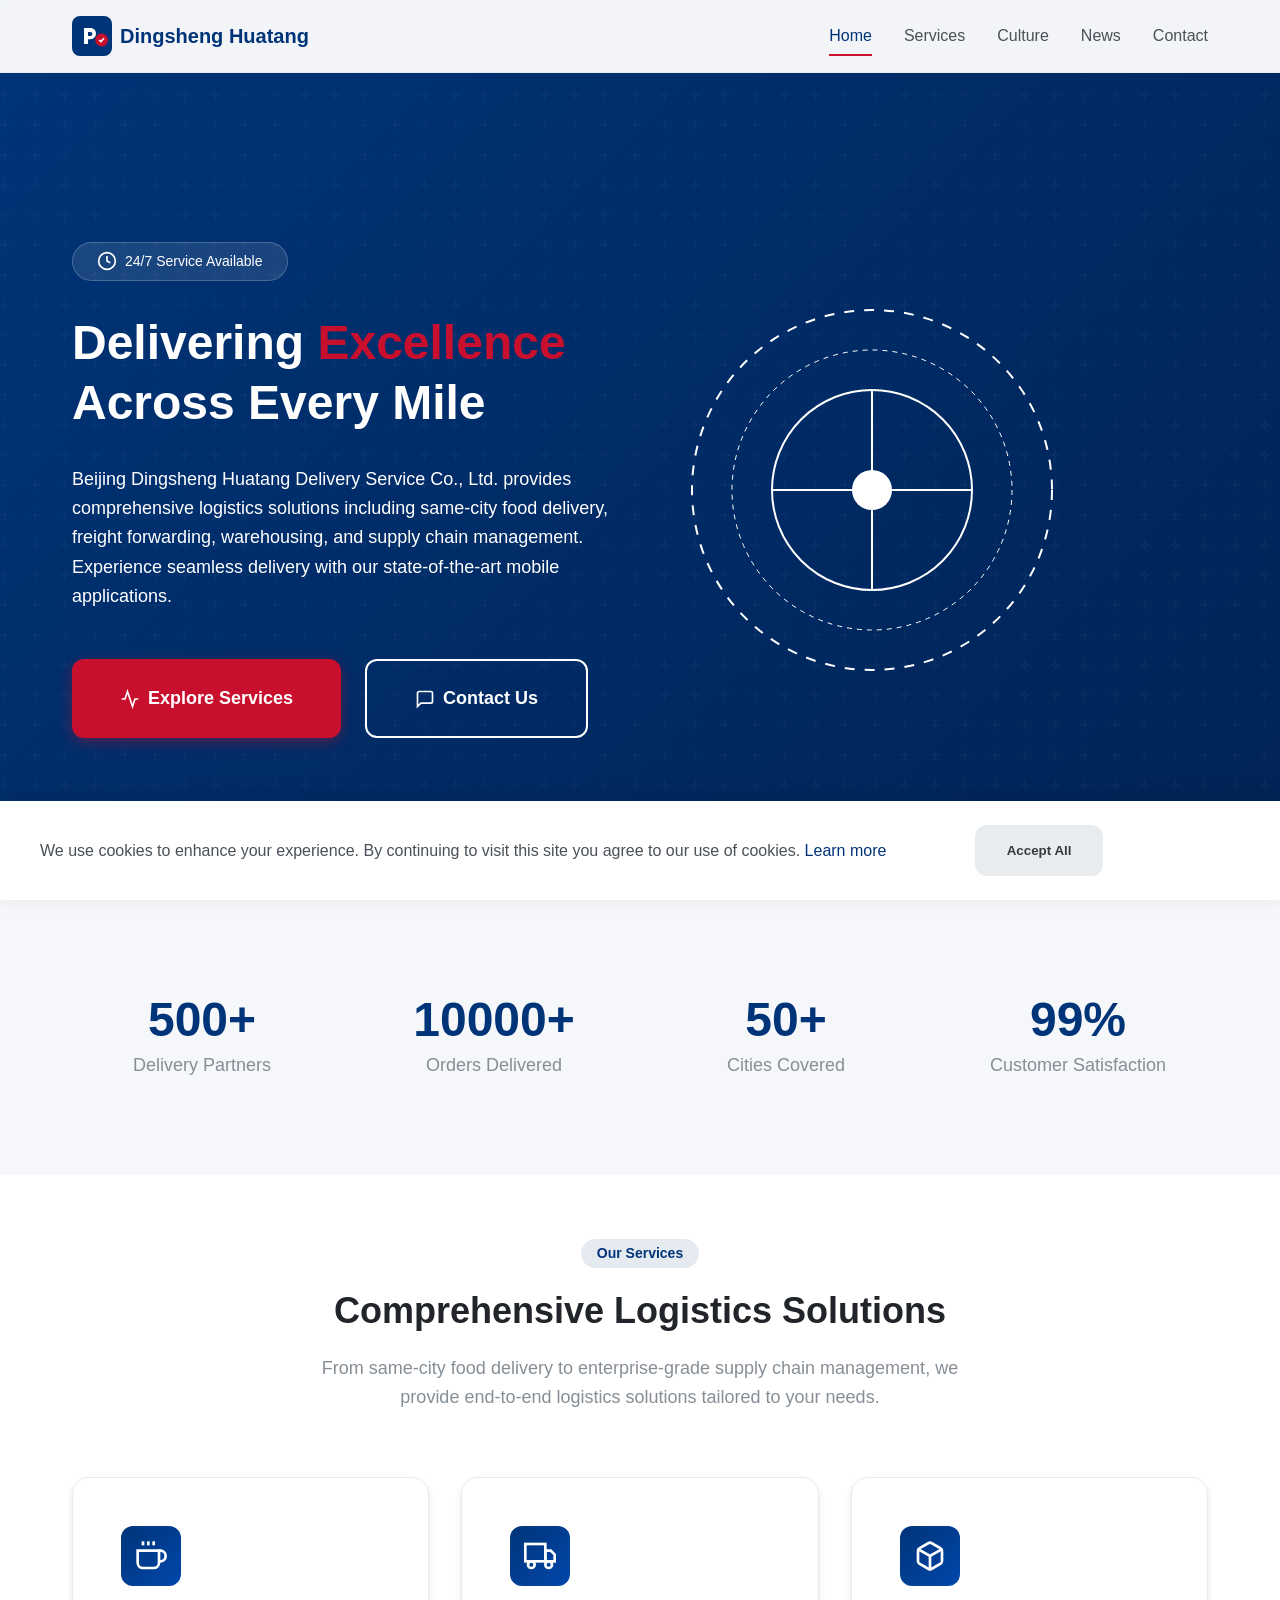
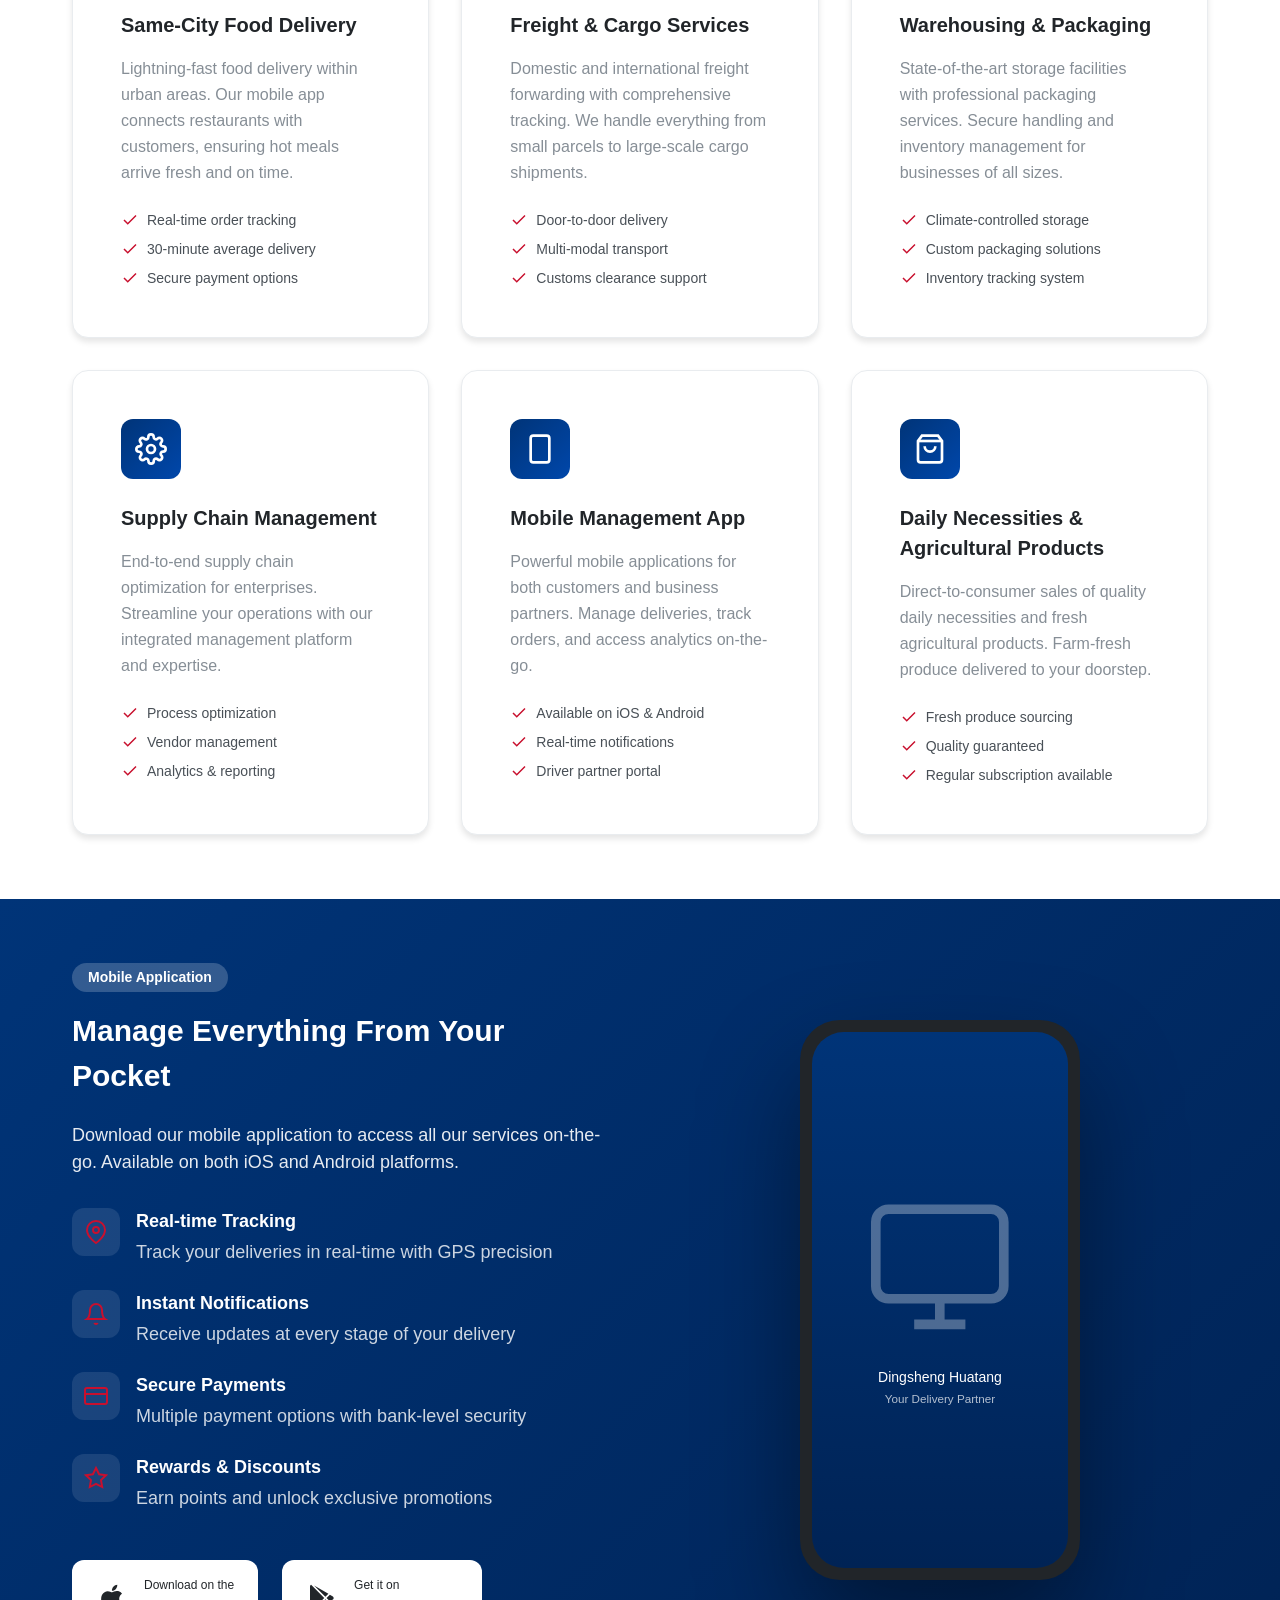
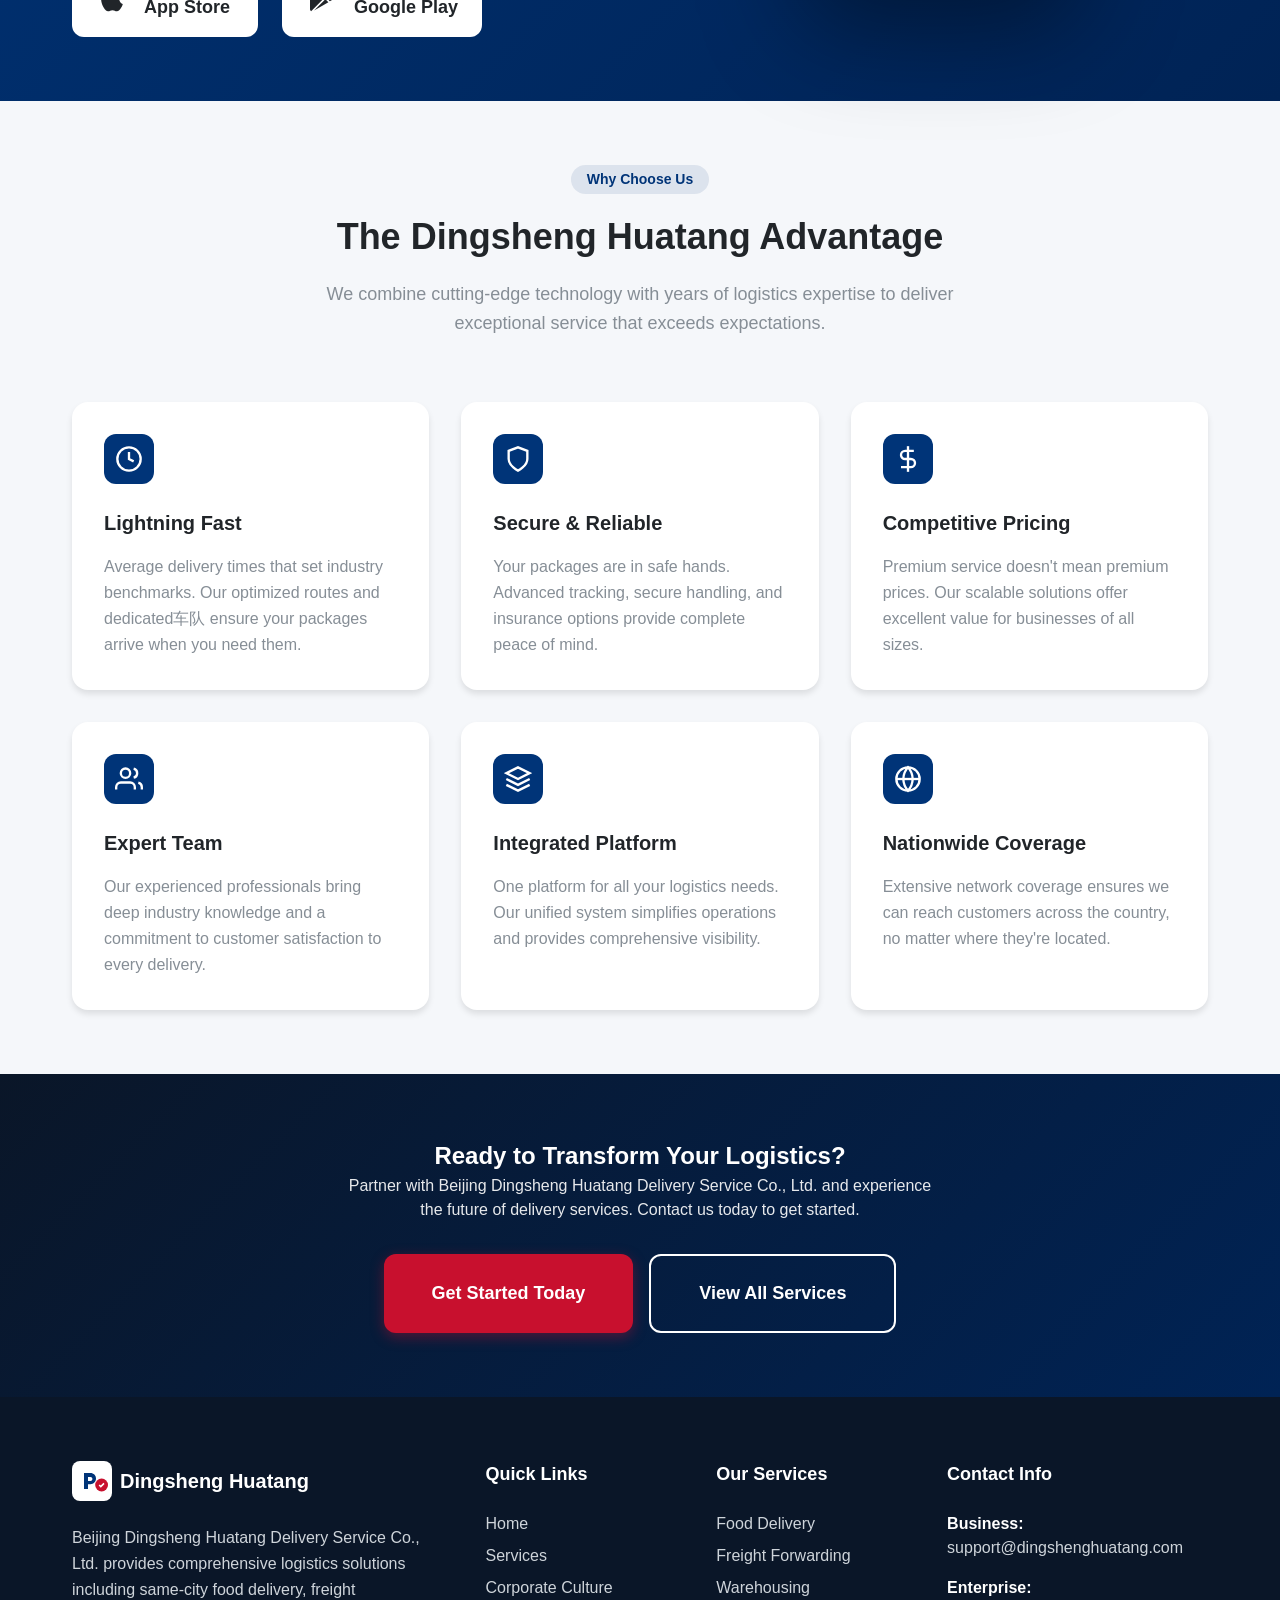
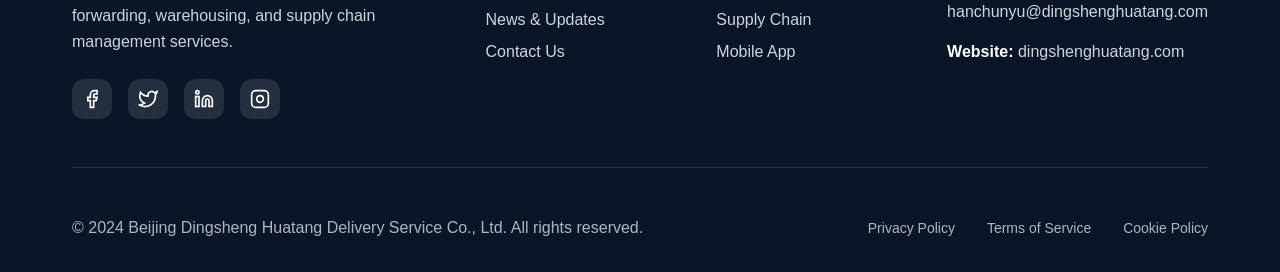
<file: index.html>
<!DOCTYPE html>
<html lang="en">
<head>
    <meta charset="UTF-8">
    <meta name="viewport" content="width=device-width, initial-scale=1.0">
    <meta http-equiv="X-UA-Compatible" content="IE=edge">
    
    <!-- SEO Meta Tags -->
    <title>Beijing Dingsheng Huatang Delivery Service Co., Ltd. | Comprehensive Logistics & Delivery Solutions</title>
    <meta name="description" content="Beijing Dingsheng Huatang Delivery Service Co., Ltd. offers comprehensive logistics solutions including same-city food delivery, freight forwarding, warehousing, packaging, and supply chain management. Available on iOS and Android.">
    <meta name="keywords" content="delivery service, same-city delivery, food delivery, freight forwarding, warehousing, supply chain, mobile app, Beijing logistics, China delivery service">
    <meta name="author" content="Beijing Dingsheng Huatang Delivery Service Co., Ltd.">
    <meta name="robots" content="index, follow">
    <link rel="canonical" href="https://dingshenghuatang.com/">
    
    <!-- Open Graph / Facebook -->
    <meta property="og:type" content="website">
    <meta property="og:url" content="https://dingshenghuatang.com/">
    <meta property="og:title" content="Beijing Dingsheng Huatang Delivery Service Co., Ltd.">
    <meta property="og:description" content="Comprehensive logistics and delivery solutions including same-city food delivery, freight forwarding, warehousing, and supply chain management.">
    <meta property="og:image" content="https://dingshenghuatang.com/images/og-image.png">
    <meta property="og:locale" content="en_US">
    <meta property="og:site_name" content="Dingsheng Huatang">
    
    <!-- Twitter -->
    <meta name="twitter:card" content="summary_large_image">
    <meta name="twitter:url" content="https://dingshenghuatang.com/">
    <meta name="twitter:title" content="Beijing Dingsheng Huatang Delivery Service Co., Ltd.">
    <meta name="twitter:description" content="Comprehensive logistics and delivery solutions including same-city food delivery, freight forwarding, warehousing, and supply chain management.">
    <meta name="twitter:image" content="https://dingshenghuatang.com/images/og-image.png">
    
    <!-- Additional SEO -->
    <meta name="geo.region" content="CN-BJ">
    <meta name="geo.placename" content="Beijing">
    <meta name="language" content="English">
    <meta name="revisit-after" content="7 days">
    
    <!-- Favicon -->
    <link rel="icon" type="image/svg+xml" href="data:image/svg+xml,<svg xmlns='http://www.w3.org/2000/svg' viewBox='0 0 100 100'><rect fill='%23003478' width='100' height='100' rx='20'/><text x='50' y='65' font-size='50' fill='white' text-anchor='middle' font-family='Arial' font-weight='bold'>D</text></svg>">
    
    <!-- Schema.org Structured Data -->
    <script type="application/ld+json">
    {
        "@context": "https://schema.org",
        "@type": "Organization",
        "name": "Beijing Dingsheng Huatang Delivery Service Co., Ltd.",
        "alternateName": "Dingsheng Huatang",
        "url": "https://dingshenghuatang.com/",
        "logo": "https://dingshenghuatang.com/images/logo.svg",
        "description": "Comprehensive logistics and delivery solutions provider offering same-city food delivery, freight forwarding, warehousing, and supply chain management services.",
        "address": {
            "@type": "PostalAddress",
            "streetAddress": "143 Yong'an Street, Taishitun Town, Miyun District, Room 415-5309, Town Government Office Building",
            "addressLocality": "Beijing",
            "postalCode": "100000",
            "addressCountry": "CN"
        },
        "contactPoint": {
            "@type": "ContactPoint",
            "email": "support@dingshenghuatang.com",
            "contactType": "customer service"
        },
        "sameAs": [
            "https://www.facebook.com/dingshenghuatang",
            "https://twitter.com/dshuatang",
            "https://www.linkedin.com/company/dingshenghuatang"
        ]
    }
    </script>
    
    <!-- Stylesheets -->
    <link rel="stylesheet" href="css/style.css">
</head>
<body>
    <!-- Header -->
    <header class="header" role="banner">
        <div class="header-inner">
            <a href="index.html" class="logo" aria-label="Dingsheng Huatang Home">
                <svg viewBox="0 0 50 50" aria-hidden="true">
                    <rect fill="#003478" width="50" height="50" rx="10"/>
                    <path d="M15 35V15h8c4 0 7 3 7 7s-3 7-7 7h-3v6h-5zm5-10h3c1.5 0 2.5-1 2.5-2.5S24.5 20 23 20h-3v5z" fill="white"/>
                    <circle cx="37" cy="30" r="8" fill="#c8102e"/>
                    <path d="M34 30l2 2 4-4" stroke="white" stroke-width="2" fill="none"/>
                </svg>
                <span>Dingsheng Huatang</span>
            </a>
            
            <nav class="nav-menu" role="navigation" aria-label="Main navigation">
                <a href="index.html" class="nav-link active">Home</a>
                <a href="services.html" class="nav-link">Services</a>
                <a href="culture.html" class="nav-link">Culture</a>
                <a href="news.html" class="nav-link">News</a>
                <a href="contact.html" class="nav-link">Contact</a>
            </nav>
            
            <button class="mobile-menu-toggle" aria-label="Toggle mobile menu" aria-expanded="false">
                <span></span>
                <span></span>
                <span></span>
            </button>
        </div>
    </header>

    <!-- Hero Section -->
    <section class="hero" role="banner">
        <div class="container">
            <div class="hero-content">
                <div class="hero-badge">
                    <svg width="20" height="20" viewBox="0 0 24 24" fill="none" stroke="currentColor" stroke-width="2">
                        <circle cx="12" cy="12" r="10"/>
                        <path d="M12 6v6l4 2"/>
                    </svg>
                    24/7 Service Available
                </div>
                <h1 class="hero-title">
                    Delivering <span>Excellence</span> Across Every Mile
                </h1>
                <p class="hero-description">
                    Beijing Dingsheng Huatang Delivery Service Co., Ltd. provides comprehensive logistics solutions 
                    including same-city food delivery, freight forwarding, warehousing, and supply chain management. 
                    Experience seamless delivery with our state-of-the-art mobile applications.
                </p>
                <div class="hero-buttons">
                    <a href="services.html" class="btn btn-primary btn-lg">
                        <svg width="20" height="20" viewBox="0 0 24 24" fill="none" stroke="currentColor" stroke-width="2">
                            <path d="M22 12h-4l-3 9L9 3l-3 9H2"/>
                        </svg>
                        Explore Services
                    </a>
                    <a href="contact.html" class="btn btn-outline btn-lg">
                        <svg width="20" height="20" viewBox="0 0 24 24" fill="none" stroke="currentColor" stroke-width="2">
                            <path d="M21 15a2 2 0 0 1-2 2H7l-4 4V5a2 2 0 0 1 2-2h14a2 2 0 0 1 2 2z"/>
                        </svg>
                        Contact Us
                    </a>
                </div>
            </div>
            
            <!-- Decorative Element -->
            <div class="hero-visual" aria-hidden="true">
                <svg viewBox="0 0 400 400" fill="none">
                    <circle cx="200" cy="200" r="180" stroke="white" stroke-width="2" stroke-dasharray="10 10"/>
                    <circle cx="200" cy="200" r="140" stroke="white" stroke-width="1" stroke-dasharray="5 5"/>
                    <circle cx="200" cy="200" r="100" stroke="white" stroke-width="2"/>
                    <path d="M200 100v200M100 200h200" stroke="white" stroke-width="2"/>
                    <circle cx="200" cy="200" r="20" fill="white"/>
                </svg>
            </div>
        </div>
    </section>

    <!-- Statistics Section -->
    <section class="section section-gray">
        <div class="container">
            <div class="stats">
                <div class="stat-item scroll-animate stagger-1">
                    <div class="stat-number" data-counter="500" data-suffix="+">0</div>
                    <div class="stat-label">Delivery Partners</div>
                </div>
                <div class="stat-item scroll-animate stagger-2">
                    <div class="stat-number" data-counter="10000" data-suffix="+">0</div>
                    <div class="stat-label">Orders Delivered</div>
                </div>
                <div class="stat-item scroll-animate stagger-3">
                    <div class="stat-number" data-counter="50" data-suffix="+">0</div>
                    <div class="stat-label">Cities Covered</div>
                </div>
                <div class="stat-item scroll-animate stagger-4">
                    <div class="stat-number" data-counter="99" data-suffix="%">0</div>
                    <div class="stat-label">Customer Satisfaction</div>
                </div>
            </div>
        </div>
    </section>

    <!-- Services Overview Section -->
    <section class="section" id="services">
        <div class="container">
            <div class="section-header scroll-animate">
                <span class="section-badge">Our Services</span>
                <h2 class="section-title">Comprehensive Logistics Solutions</h2>
                <p class="section-description">
                    From same-city food delivery to enterprise-grade supply chain management, 
                    we provide end-to-end logistics solutions tailored to your needs.
                </p>
            </div>
            
            <div class="services-grid">
                <!-- Service 1: Food Delivery -->
                <div class="service-card scroll-animate stagger-1">
                    <div class="service-icon">
                        <svg viewBox="0 0 24 24" fill="none" stroke="currentColor" stroke-width="2">
                            <path d="M18 8h1a4 4 0 0 1 0 8h-1"/>
                            <path d="M2 8h16v9a4 4 0 0 1-4 4H6a4 4 0 0 1-4-4V8z"/>
                            <line x1="6" y1="1" x2="6" y2="4"/>
                            <line x1="10" y1="1" x2="10" y2="4"/>
                            <line x1="14" y1="1" x2="14" y2="4"/>
                        </svg>
                    </div>
                    <h3 class="service-title">Same-City Food Delivery</h3>
                    <p class="service-description">
                        Lightning-fast food delivery within urban areas. Our mobile app connects 
                        restaurants with customers, ensuring hot meals arrive fresh and on time.
                    </p>
                    <ul class="service-features">
                        <li>
                            <svg viewBox="0 0 24 24" fill="none" stroke="currentColor" stroke-width="2"><polyline points="20 6 9 17 4 12"/></svg>
                            Real-time order tracking
                        </li>
                        <li>
                            <svg viewBox="0 0 24 24" fill="none" stroke="currentColor" stroke-width="2"><polyline points="20 6 9 17 4 12"/></svg>
                            30-minute average delivery
                        </li>
                        <li>
                            <svg viewBox="0 0 24 24" fill="none" stroke="currentColor" stroke-width="2"><polyline points="20 6 9 17 4 12"/></svg>
                            Secure payment options
                        </li>
                    </ul>
                </div>
                
                <!-- Service 2: Freight Forwarding -->
                <div class="service-card scroll-animate stagger-2">
                    <div class="service-icon">
                        <svg viewBox="0 0 24 24" fill="none" stroke="currentColor" stroke-width="2">
                            <rect x="1" y="3" width="15" height="13"/>
                            <polygon points="16 8 20 8 23 11 23 16 16 16 16 8"/>
                            <circle cx="5.5" cy="18.5" r="2.5"/>
                            <circle cx="18.5" cy="18.5" r="2.5"/>
                        </svg>
                    </div>
                    <h3 class="service-title">Freight & Cargo Services</h3>
                    <p class="service-description">
                        Domestic and international freight forwarding with comprehensive tracking. 
                        We handle everything from small parcels to large-scale cargo shipments.
                    </p>
                    <ul class="service-features">
                        <li>
                            <svg viewBox="0 0 24 24" fill="none" stroke="currentColor" stroke-width="2"><polyline points="20 6 9 17 4 12"/></svg>
                            Door-to-door delivery
                        </li>
                        <li>
                            <svg viewBox="0 0 24 24" fill="none" stroke="currentColor" stroke-width="2"><polyline points="20 6 9 17 4 12"/></svg>
                            Multi-modal transport
                        </li>
                        <li>
                            <svg viewBox="0 0 24 24" fill="none" stroke="currentColor" stroke-width="2"><polyline points="20 6 9 17 4 12"/></svg>
                            Customs clearance support
                        </li>
                    </ul>
                </div>
                
                <!-- Service 3: Warehousing -->
                <div class="service-card scroll-animate stagger-3">
                    <div class="service-icon">
                        <svg viewBox="0 0 24 24" fill="none" stroke="currentColor" stroke-width="2">
                            <path d="M21 16V8a2 2 0 0 0-1-1.73l-7-4a2 2 0 0 0-2 0l-7 4A2 2 0 0 0 3 8v8a2 2 0 0 0 1 1.73l7 4a2 2 0 0 0 2 0l7-4A2 2 0 0 0 21 16z"/>
                            <polyline points="3.27 6.96 12 12.01 20.73 6.96"/>
                            <line x1="12" y1="22.08" x2="12" y2="12"/>
                        </svg>
                    </div>
                    <h3 class="service-title">Warehousing & Packaging</h3>
                    <p class="service-description">
                        State-of-the-art storage facilities with professional packaging services. 
                        Secure handling and inventory management for businesses of all sizes.
                    </p>
                    <ul class="service-features">
                        <li>
                            <svg viewBox="0 0 24 24" fill="none" stroke="currentColor" stroke-width="2"><polyline points="20 6 9 17 4 12"/></svg>
                            Climate-controlled storage
                        </li>
                        <li>
                            <svg viewBox="0 0 24 24" fill="none" stroke="currentColor" stroke-width="2"><polyline points="20 6 9 17 4 12"/></svg>
                            Custom packaging solutions
                        </li>
                        <li>
                            <svg viewBox="0 0 24 24" fill="none" stroke="currentColor" stroke-width="2"><polyline points="20 6 9 17 4 12"/></svg>
                            Inventory tracking system
                        </li>
                    </ul>
                </div>
                
                <!-- Service 4: Supply Chain -->
                <div class="service-card scroll-animate stagger-4">
                    <div class="service-icon">
                        <svg viewBox="0 0 24 24" fill="none" stroke="currentColor" stroke-width="2">
                            <circle cx="12" cy="12" r="3"/>
                            <path d="M19.4 15a1.65 1.65 0 0 0 .33 1.82l.06.06a2 2 0 0 1 0 2.83 2 2 0 0 1-2.83 0l-.06-.06a1.65 1.65 0 0 0-1.82-.33 1.65 1.65 0 0 0-1 1.51V21a2 2 0 0 1-2 2 2 2 0 0 1-2-2v-.09A1.65 1.65 0 0 0 9 19.4a1.65 1.65 0 0 0-1.82.33l-.06.06a2 2 0 0 1-2.83 0 2 2 0 0 1 0-2.83l.06-.06a1.65 1.65 0 0 0 .33-1.82 1.65 1.65 0 0 0-1.51-1H3a2 2 0 0 1-2-2 2 2 0 0 1 2-2h.09A1.65 1.65 0 0 0 4.6 9a1.65 1.65 0 0 0-.33-1.82l-.06-.06a2 2 0 0 1 0-2.83 2 2 0 0 1 2.83 0l.06.06a1.65 1.65 0 0 0 1.82.33H9a1.65 1.65 0 0 0 1-1.51V3a2 2 0 0 1 2-2 2 2 0 0 1 2 2v.09a1.65 1.65 0 0 0 1 1.51 1.65 1.65 0 0 0 1.82-.33l.06-.06a2 2 0 0 1 2.83 0 2 2 0 0 1 0 2.83l-.06.06a1.65 1.65 0 0 0-.33 1.82V9a1.65 1.65 0 0 0 1.51 1H21a2 2 0 0 1 2 2 2 2 0 0 1-2 2h-.09a1.65 1.65 0 0 0-1.51 1z"/>
                        </svg>
                    </div>
                    <h3 class="service-title">Supply Chain Management</h3>
                    <p class="service-description">
                        End-to-end supply chain optimization for enterprises. Streamline your 
                        operations with our integrated management platform and expertise.
                    </p>
                    <ul class="service-features">
                        <li>
                            <svg viewBox="0 0 24 24" fill="none" stroke="currentColor" stroke-width="2"><polyline points="20 6 9 17 4 12"/></svg>
                            Process optimization
                        </li>
                        <li>
                            <svg viewBox="0 0 24 24" fill="none" stroke="currentColor" stroke-width="2"><polyline points="20 6 9 17 4 12"/></svg>
                            Vendor management
                        </li>
                        <li>
                            <svg viewBox="0 0 24 24" fill="none" stroke="currentColor" stroke-width="2"><polyline points="20 6 9 17 4 12"/></svg>
                            Analytics & reporting
                        </li>
                    </ul>
                </div>
                
                <!-- Service 5: Mobile App -->
                <div class="service-card scroll-animate stagger-5">
                    <div class="service-icon">
                        <svg viewBox="0 0 24 24" fill="none" stroke="currentColor" stroke-width="2">
                            <rect x="5" y="2" width="14" height="20" rx="2" ry="2"/>
                            <line x1="12" y1="18" x2="12.01" y2="18"/>
                        </svg>
                    </div>
                    <h3 class="service-title">Mobile Management App</h3>
                    <p class="service-description">
                        Powerful mobile applications for both customers and business partners. 
                        Manage deliveries, track orders, and access analytics on-the-go.
                    </p>
                    <ul class="service-features">
                        <li>
                            <svg viewBox="0 0 24 24" fill="none" stroke="currentColor" stroke-width="2"><polyline points="20 6 9 17 4 12"/></svg>
                            Available on iOS & Android
                        </li>
                        <li>
                            <svg viewBox="0 0 24 24" fill="none" stroke="currentColor" stroke-width="2"><polyline points="20 6 9 17 4 12"/></svg>
                            Real-time notifications
                        </li>
                        <li>
                            <svg viewBox="0 0 24 24" fill="none" stroke="currentColor" stroke-width="2"><polyline points="20 6 9 17 4 12"/></svg>
                            Driver partner portal
                        </li>
                    </ul>
                </div>
                
                <!-- Service 6: Retail Products -->
                <div class="service-card scroll-animate stagger-6">
                    <div class="service-icon">
                        <svg viewBox="0 0 24 24" fill="none" stroke="currentColor" stroke-width="2">
                            <path d="M6 2L3 6v14a2 2 0 0 0 2 2h14a2 2 0 0 0 2-2V6l-3-4z"/>
                            <line x1="3" y1="6" x2="21" y2="6"/>
                            <path d="M16 10a4 4 0 0 1-8 0"/>
                        </svg>
                    </div>
                    <h3 class="service-title">Daily Necessities & Agricultural Products</h3>
                    <p class="service-description">
                        Direct-to-consumer sales of quality daily necessities and fresh agricultural 
                        products. Farm-fresh produce delivered to your doorstep.
                    </p>
                    <ul class="service-features">
                        <li>
                            <svg viewBox="0 0 24 24" fill="none" stroke="currentColor" stroke-width="2"><polyline points="20 6 9 17 4 12"/></svg>
                            Fresh produce sourcing
                        </li>
                        <li>
                            <svg viewBox="0 0 24 24" fill="none" stroke="currentColor" stroke-width="2"><polyline points="20 6 9 17 4 12"/></svg>
                            Quality guaranteed
                        </li>
                        <li>
                            <svg viewBox="0 0 24 24" fill="none" stroke="currentColor" stroke-width="2"><polyline points="20 6 9 17 4 12"/></svg>
                            Regular subscription available
                        </li>
                    </ul>
                </div>
            </div>
        </div>
    </section>

    <!-- App Download Section -->
    <section class="section app-section">
        <div class="container">
            <div class="app-content">
                <div class="app-info scroll-animate">
                    <span class="section-badge" style="background: rgba(255,255,255,0.2); color: white;">Mobile Application</span>
                    <h2>Manage Everything From Your Pocket</h2>
                    <p>
                        Download our mobile application to access all our services on-the-go. 
                        Available on both iOS and Android platforms.
                    </p>
                    
                    <div class="app-features">
                        <div class="app-feature">
                            <div class="app-feature-icon">
                                <svg viewBox="0 0 24 24" fill="none" stroke="currentColor" stroke-width="2">
                                    <path d="M21 10c0 7-9 13-9 13s-9-6-9-13a9 9 0 0 1 18 0z"/>
                                    <circle cx="12" cy="10" r="3"/>
                                </svg>
                            </div>
                            <div>
                                <h4>Real-time Tracking</h4>
                                <p style="margin: 0; opacity: 0.8;">Track your deliveries in real-time with GPS precision</p>
                            </div>
                        </div>
                        <div class="app-feature">
                            <div class="app-feature-icon">
                                <svg viewBox="0 0 24 24" fill="none" stroke="currentColor" stroke-width="2">
                                    <path d="M18 8A6 6 0 0 0 6 8c0 7-3 9-3 9h18s-3-2-3-9"/>
                                    <path d="M13.73 21a2 2 0 0 1-3.46 0"/>
                                </svg>
                            </div>
                            <div>
                                <h4>Instant Notifications</h4>
                                <p style="margin: 0; opacity: 0.8;">Receive updates at every stage of your delivery</p>
                            </div>
                        </div>
                        <div class="app-feature">
                            <div class="app-feature-icon">
                                <svg viewBox="0 0 24 24" fill="none" stroke="currentColor" stroke-width="2">
                                    <rect x="1" y="4" width="22" height="16" rx="2" ry="2"/>
                                    <line x1="1" y1="10" x2="23" y2="10"/>
                                </svg>
                            </div>
                            <div>
                                <h4>Secure Payments</h4>
                                <p style="margin: 0; opacity: 0.8;">Multiple payment options with bank-level security</p>
                            </div>
                        </div>
                        <div class="app-feature">
                            <div class="app-feature-icon">
                                <svg viewBox="0 0 24 24" fill="none" stroke="currentColor" stroke-width="2">
                                    <polygon points="12 2 15.09 8.26 22 9.27 17 14.14 18.18 21.02 12 17.77 5.82 21.02 7 14.14 2 9.27 8.91 8.26 12 2"/>
                                </svg>
                            </div>
                            <div>
                                <h4>Rewards & Discounts</h4>
                                <p style="margin: 0; opacity: 0.8;">Earn points and unlock exclusive promotions</p>
                            </div>
                        </div>
                    </div>
                    
                    <div class="app-download-buttons">
                        <a href="#" class="store-badge" title="Download on the App Store">
                            <svg viewBox="0 0 24 24" fill="currentColor">
                                <path d="M18.71 19.5c-.83 1.24-1.71 2.45-3.05 2.47-1.34.03-1.77-.79-3.29-.79-1.53 0-2 .77-3.27.82-1.31.05-2.3-1.32-3.14-2.53C4.25 17 2.94 12.45 4.7 9.39c.87-1.52 2.43-2.48 4.12-2.51 1.28-.02 2.5.87 3.29.87.78 0 2.26-1.07 3.81-.91.65.03 2.47.26 3.64 1.98-.09.06-2.17 1.28-2.15 3.81.03 3.02 2.65 4.03 2.68 4.04-.03.07-.42 1.44-1.38 2.83M13 3.5c.73-.83 1.94-1.46 2.94-1.5.13 1.17-.34 2.35-1.04 3.19-.69.85-1.83 1.51-2.95 1.42-.15-1.15.41-2.35 1.05-3.11z"/>
                            </svg>
                            <div class="store-badge-text">
                                <span>Download on the</span>
                                <strong>App Store</strong>
                            </div>
                        </a>
                        <a href="#" class="store-badge" title="Get it on Google Play">
                            <svg viewBox="0 0 24 24" fill="currentColor">
                                <path d="M3,20.5V3.5C3,2.91 3.34,2.39 3.84,2.15L13.69,12L3.84,21.85C3.34,21.6 3,21.09 3,20.5M16.81,15.12L6.05,21.34L14.54,12.85L16.81,15.12M20.16,10.81C20.5,11.08 20.75,11.5 20.75,12C20.75,12.5 20.53,12.9 20.18,13.18L17.89,14.5L15.39,12L17.89,9.5L20.16,10.81M6.05,2.66L16.81,8.88L14.54,11.15L6.05,2.66Z"/>
                            </svg>
                            <div class="store-badge-text">
                                <span>Get it on</span>
                                <strong>Google Play</strong>
                            </div>
                        </a>
                    </div>
                </div>
                
                <div class="app-preview scroll-animate">
                    <div class="phone-mockup">
                        <div class="phone-screen">
                            <svg viewBox="0 0 24 24" fill="none" stroke="currentColor" stroke-width="1.5">
                                <rect x="2" y="3" width="20" height="14" rx="2"/>
                                <line x1="8" y1="21" x2="16" y2="21"/>
                                <line x1="12" y1="17" x2="12" y2="21"/>
                            </svg>
                            <p style="text-align: center; padding: 0 20px; font-size: 14px;">
                                Dingsheng Huatang<br>
                                <small style="opacity: 0.7;">Your Delivery Partner</small>
                            </p>
                        </div>
                    </div>
                </div>
            </div>
        </div>
    </section>

    <!-- Why Choose Us Section -->
    <section class="section section-gray">
        <div class="container">
            <div class="section-header scroll-animate">
                <span class="section-badge">Why Choose Us</span>
                <h2 class="section-title">The Dingsheng Huatang Advantage</h2>
                <p class="section-description">
                    We combine cutting-edge technology with years of logistics expertise to deliver 
                    exceptional service that exceeds expectations.
                </p>
            </div>
            
            <div class="grid grid-3">
                <div class="card scroll-animate stagger-1">
                    <div class="card-icon">
                        <svg viewBox="0 0 24 24" fill="none" stroke="currentColor" stroke-width="2">
                            <circle cx="12" cy="12" r="10"/>
                            <polyline points="12 6 12 12 16 14"/>
                        </svg>
                    </div>
                    <h3 class="card-title">Lightning Fast</h3>
                    <p class="card-text">
                        Average delivery times that set industry benchmarks. Our optimized routes and 
                        dedicated车队 ensure your packages arrive when you need them.
                    </p>
                </div>
                
                <div class="card scroll-animate stagger-2">
                    <div class="card-icon">
                        <svg viewBox="0 0 24 24" fill="none" stroke="currentColor" stroke-width="2">
                            <path d="M12 22s8-4 8-10V5l-8-3-8 3v7c0 6 8 10 8 10z"/>
                        </svg>
                    </div>
                    <h3 class="card-title">Secure & Reliable</h3>
                    <p class="card-text">
                        Your packages are in safe hands. Advanced tracking, secure handling, and 
                        insurance options provide complete peace of mind.
                    </p>
                </div>
                
                <div class="card scroll-animate stagger-3">
                    <div class="card-icon">
                        <svg viewBox="0 0 24 24" fill="none" stroke="currentColor" stroke-width="2">
                            <line x1="12" y1="1" x2="12" y2="23"/>
                            <path d="M17 5H9.5a3.5 3.5 0 0 0 0 7h5a3.5 3.5 0 0 1 0 7H6"/>
                        </svg>
                    </div>
                    <h3 class="card-title">Competitive Pricing</h3>
                    <p class="card-text">
                        Premium service doesn't mean premium prices. Our scalable solutions offer 
                        excellent value for businesses of all sizes.
                    </p>
                </div>
                
                <div class="card scroll-animate stagger-4">
                    <div class="card-icon">
                        <svg viewBox="0 0 24 24" fill="none" stroke="currentColor" stroke-width="2">
                            <path d="M17 21v-2a4 4 0 0 0-4-4H5a4 4 0 0 0-4 4v2"/>
                            <circle cx="9" cy="7" r="4"/>
                            <path d="M23 21v-2a4 4 0 0 0-3-3.87"/>
                            <path d="M16 3.13a4 4 0 0 1 0 7.75"/>
                        </svg>
                    </div>
                    <h3 class="card-title">Expert Team</h3>
                    <p class="card-text">
                        Our experienced professionals bring deep industry knowledge and a commitment 
                        to customer satisfaction to every delivery.
                    </p>
                </div>
                
                <div class="card scroll-animate stagger-5">
                    <div class="card-icon">
                        <svg viewBox="0 0 24 24" fill="none" stroke="currentColor" stroke-width="2">
                            <polygon points="12 2 2 7 12 12 22 7 12 2"/>
                            <polyline points="2 17 12 22 22 17"/>
                            <polyline points="2 12 12 17 22 12"/>
                        </svg>
                    </div>
                    <h3 class="card-title">Integrated Platform</h3>
                    <p class="card-text">
                        One platform for all your logistics needs. Our unified system simplifies 
                        operations and provides comprehensive visibility.
                    </p>
                </div>
                
                <div class="card scroll-animate stagger-6">
                    <div class="card-icon">
                        <svg viewBox="0 0 24 24" fill="none" stroke="currentColor" stroke-width="2">
                            <circle cx="12" cy="12" r="10"/>
                            <line x1="2" y1="12" x2="22" y2="12"/>
                            <path d="M12 2a15.3 15.3 0 0 1 4 10 15.3 15.3 0 0 1-4 10 15.3 15.3 0 0 1-4-10 15.3 15.3 0 0 1 4-10z"/>
                        </svg>
                    </div>
                    <h3 class="card-title">Nationwide Coverage</h3>
                    <p class="card-text">
                        Extensive network coverage ensures we can reach customers across the 
                        country, no matter where they're located.
                    </p>
                </div>
            </div>
        </div>
    </section>

    <!-- CTA Section -->
    <section class="section section-dark">
        <div class="container">
            <div class="text-center scroll-animate">
                <h2>Ready to Transform Your Logistics?</h2>
                <p style="max-width: 600px; margin: 0 auto 2rem; opacity: 0.9;">
                    Partner with Beijing Dingsheng Huatang Delivery Service Co., Ltd. and 
                    experience the future of delivery services. Contact us today to get started.
                </p>
                <div style="display: flex; gap: 1rem; justify-content: center; flex-wrap: wrap;">
                    <a href="contact.html" class="btn btn-primary btn-lg">
                        Get Started Today
                    </a>
                    <a href="services.html" class="btn btn-outline btn-lg">
                        View All Services
                    </a>
                </div>
            </div>
        </div>
    </section>

    <!-- Footer -->
    <footer class="footer" role="contentinfo">
        <div class="container">
            <div class="footer-main">
                <div class="footer-brand">
                    <a href="index.html" class="logo" style="color: white;">
                        <svg viewBox="0 0 50 50" width="50" height="50" aria-hidden="true">
                            <rect fill="white" width="50" height="50" rx="10"/>
                            <path d="M15 35V15h8c4 0 7 3 7 7s-3 7-7 7h-3v6h-5zm5-10h3c1.5 0 2.5-1 2.5-2.5S24.5 20 23 20h-3v5z" fill="#003478"/>
                            <circle cx="37" cy="30" r="8" fill="#c8102e"/>
                            <path d="M34 30l2 2 4-4" stroke="white" stroke-width="2" fill="none"/>
                        </svg>
                        <span style="color: white;">Dingsheng Huatang</span>
                    </a>
                    <p>
                        Beijing Dingsheng Huatang Delivery Service Co., Ltd. provides comprehensive 
                        logistics solutions including same-city food delivery, freight forwarding, 
                        warehousing, and supply chain management services.
                    </p>
                    <div class="footer-social">
                        <a href="#" aria-label="Facebook">
                            <svg viewBox="0 0 24 24" fill="none" stroke="currentColor" stroke-width="2">
                                <path d="M18 2h-3a5 5 0 0 0-5 5v3H7v4h3v8h4v-8h3l1-4h-4V7a1 1 0 0 1 1-1h3z"/>
                            </svg>
                        </a>
                        <a href="#" aria-label="Twitter">
                            <svg viewBox="0 0 24 24" fill="none" stroke="currentColor" stroke-width="2">
                                <path d="M23 3a10.9 10.9 0 0 1-3.14 1.53 4.48 4.48 0 0 0-7.86 3v1A10.66 10.66 0 0 1 3 4s-4 9 5 13a11.64 11.64 0 0 1-7 2c9 5 20 0 20-11.5a4.5 4.5 0 0 0-.08-.83A7.72 7.72 0 0 0 23 3z"/>
                            </svg>
                        </a>
                        <a href="#" aria-label="LinkedIn">
                            <svg viewBox="0 0 24 24" fill="none" stroke="currentColor" stroke-width="2">
                                <path d="M16 8a6 6 0 0 1 6 6v7h-4v-7a2 2 0 0 0-2-2 2 2 0 0 0-2 2v7h-4v-7a6 6 0 0 1 6-6z"/>
                                <rect x="2" y="9" width="4" height="12"/>
                                <circle cx="4" cy="4" r="2"/>
                            </svg>
                        </a>
                        <a href="#" aria-label="Instagram">
                            <svg viewBox="0 0 24 24" fill="none" stroke="currentColor" stroke-width="2">
                                <rect x="2" y="2" width="20" height="20" rx="5" ry="5"/>
                                <path d="M16 11.37A4 4 0 1 1 12.63 8 4 4 0 0 1 16 11.37z"/>
                                <line x1="17.5" y1="6.5" x2="17.51" y2="6.5"/>
                            </svg>
                        </a>
                    </div>
                </div>
                
                <div class="footer-column">
                    <h4>Quick Links</h4>
                    <nav class="footer-links">
                        <a href="index.html">Home</a>
                        <a href="services.html">Services</a>
                        <a href="culture.html">Corporate Culture</a>
                        <a href="news.html">News & Updates</a>
                        <a href="contact.html">Contact Us</a>
                    </nav>
                </div>
                
                <div class="footer-column">
                    <h4>Our Services</h4>
                    <nav class="footer-links">
                        <a href="services.html#food-delivery">Food Delivery</a>
                        <a href="services.html#freight">Freight Forwarding</a>
                        <a href="services.html#warehousing">Warehousing</a>
                        <a href="services.html#supply-chain">Supply Chain</a>
                        <a href="services.html#mobile-app">Mobile App</a>
                    </nav>
                </div>
                
                <div class="footer-column">
                    <h4>Contact Info</h4>
                    <div class="footer-links">
                        <p style="color: var(--gray-400); margin-bottom: 0.5rem;">
                            <strong style="color: white;">Business:</strong> support@dingshenghuatang.com
                        </p>
                        <p style="color: var(--gray-400); margin-bottom: 0.5rem;">
                            <strong style="color: white;">Enterprise:</strong> hanchunyu@dingshenghuatang.com
                        </p>
                        <p style="color: var(--gray-400); margin-bottom: 0.5rem;">
                            <strong style="color: white;">Website:</strong> dingshenghuatang.com
                        </p>
                    </div>
                </div>
            </div>
            
            <div class="footer-bottom">
                <p>
                    &copy; 2024 Beijing Dingsheng Huatang Delivery Service Co., Ltd. All rights reserved.
                </p>
                <nav class="footer-legal">
                    <a href="privacy-policy.html">Privacy Policy</a>
                    <a href="terms-of-service.html">Terms of Service</a>
                    <a href="privacy-policy.html#cookies">Cookie Policy</a>
                </nav>
            </div>
        </div>
    </footer>

    <!-- Cookie Banner -->
    <div class="cookie-banner" role="dialog" aria-labelledby="cookie-title" aria-describedby="cookie-desc">
        <div class="cookie-content">
            <div class="cookie-text">
                <p id="cookie-desc">
                    We use cookies to enhance your experience. By continuing to visit this site you agree to our use of cookies. 
                    <a href="privacy-policy.html">Learn more</a>
                </p>
            </div>
            <div class="cookie-buttons">
                <button class="btn btn-secondary cookie-accept">Accept All</button>
                <button class="btn btn-outline cookie-settings">Settings</button>
            </div>
        </div>
    </div>

    <!-- Scroll to Top Button -->
    <button class="scroll-top" aria-label="Scroll to top">
        <svg viewBox="0 0 24 24" fill="none" stroke="currentColor" stroke-width="2">
            <polyline points="18 15 12 9 6 15"/>
        </svg>
    </button>

    <!-- Scripts -->
    <script src="js/main.js"></script>
</body>
</html>
</file>
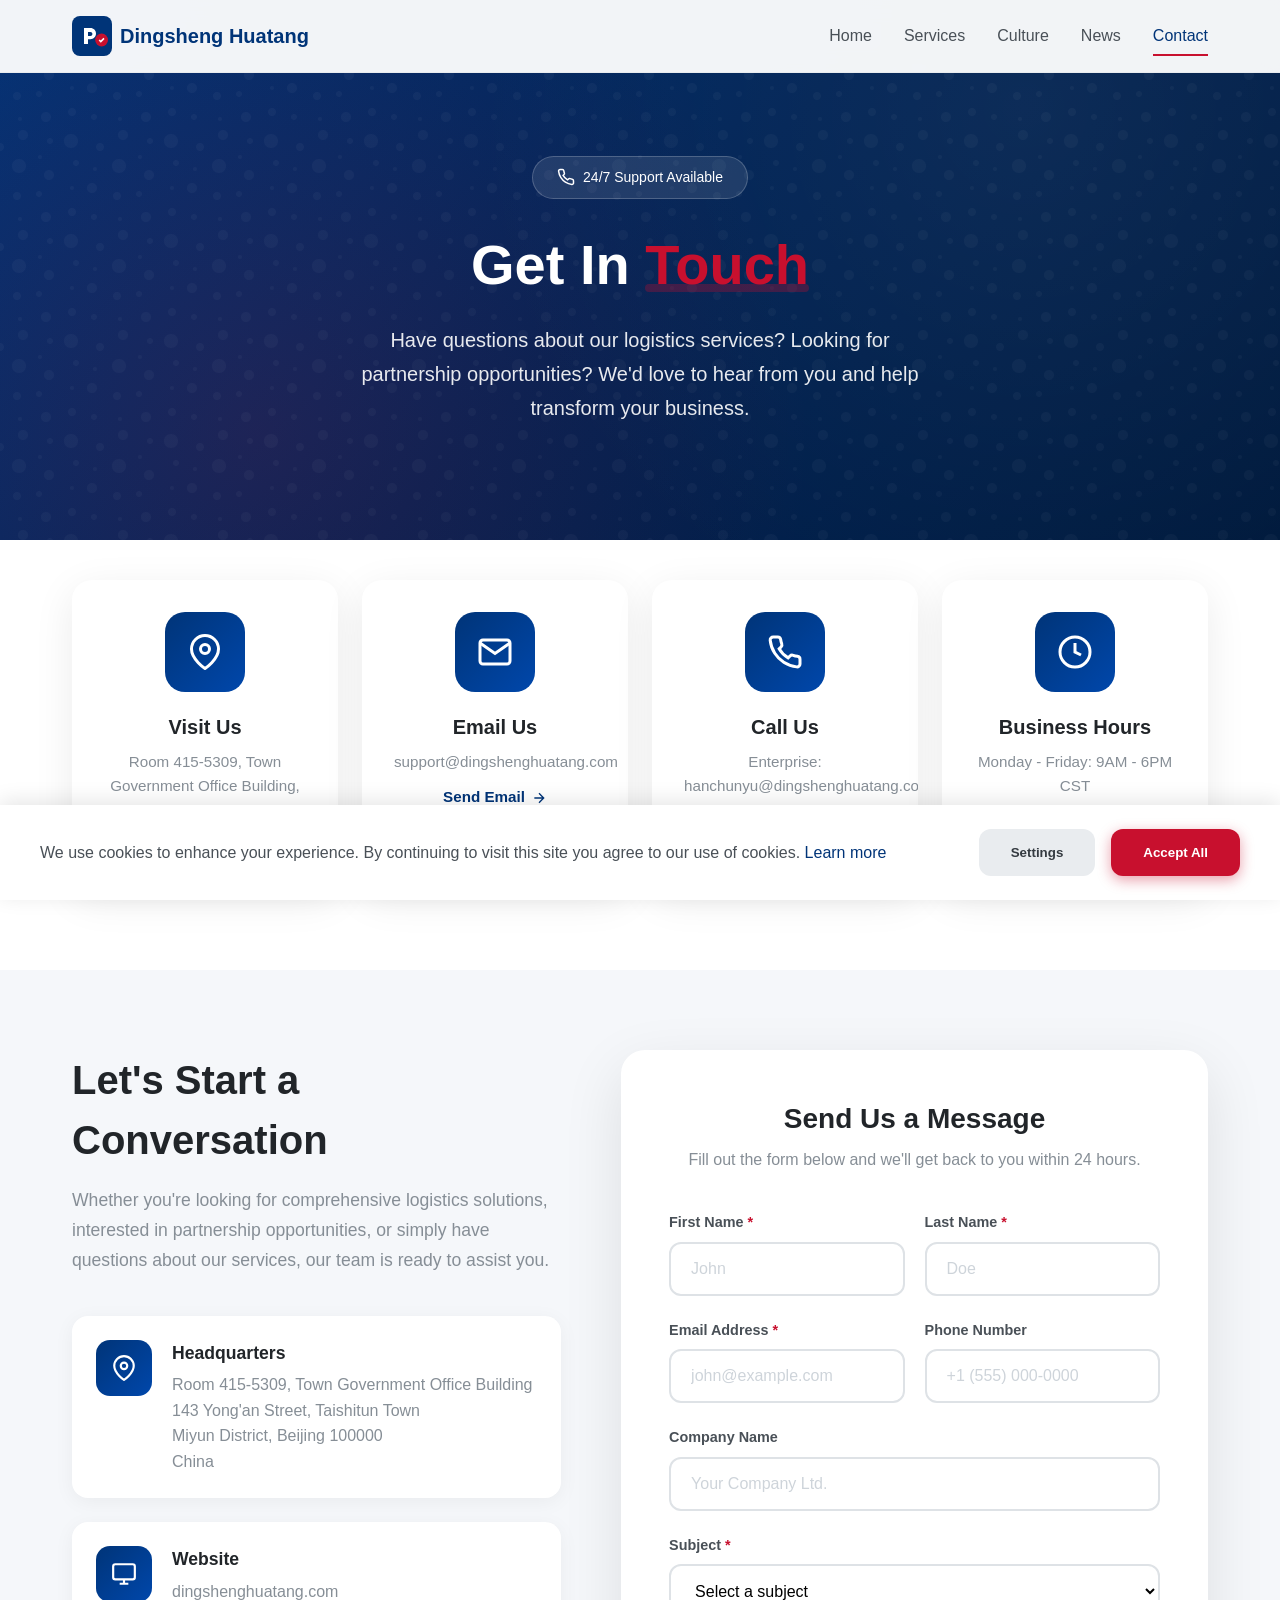
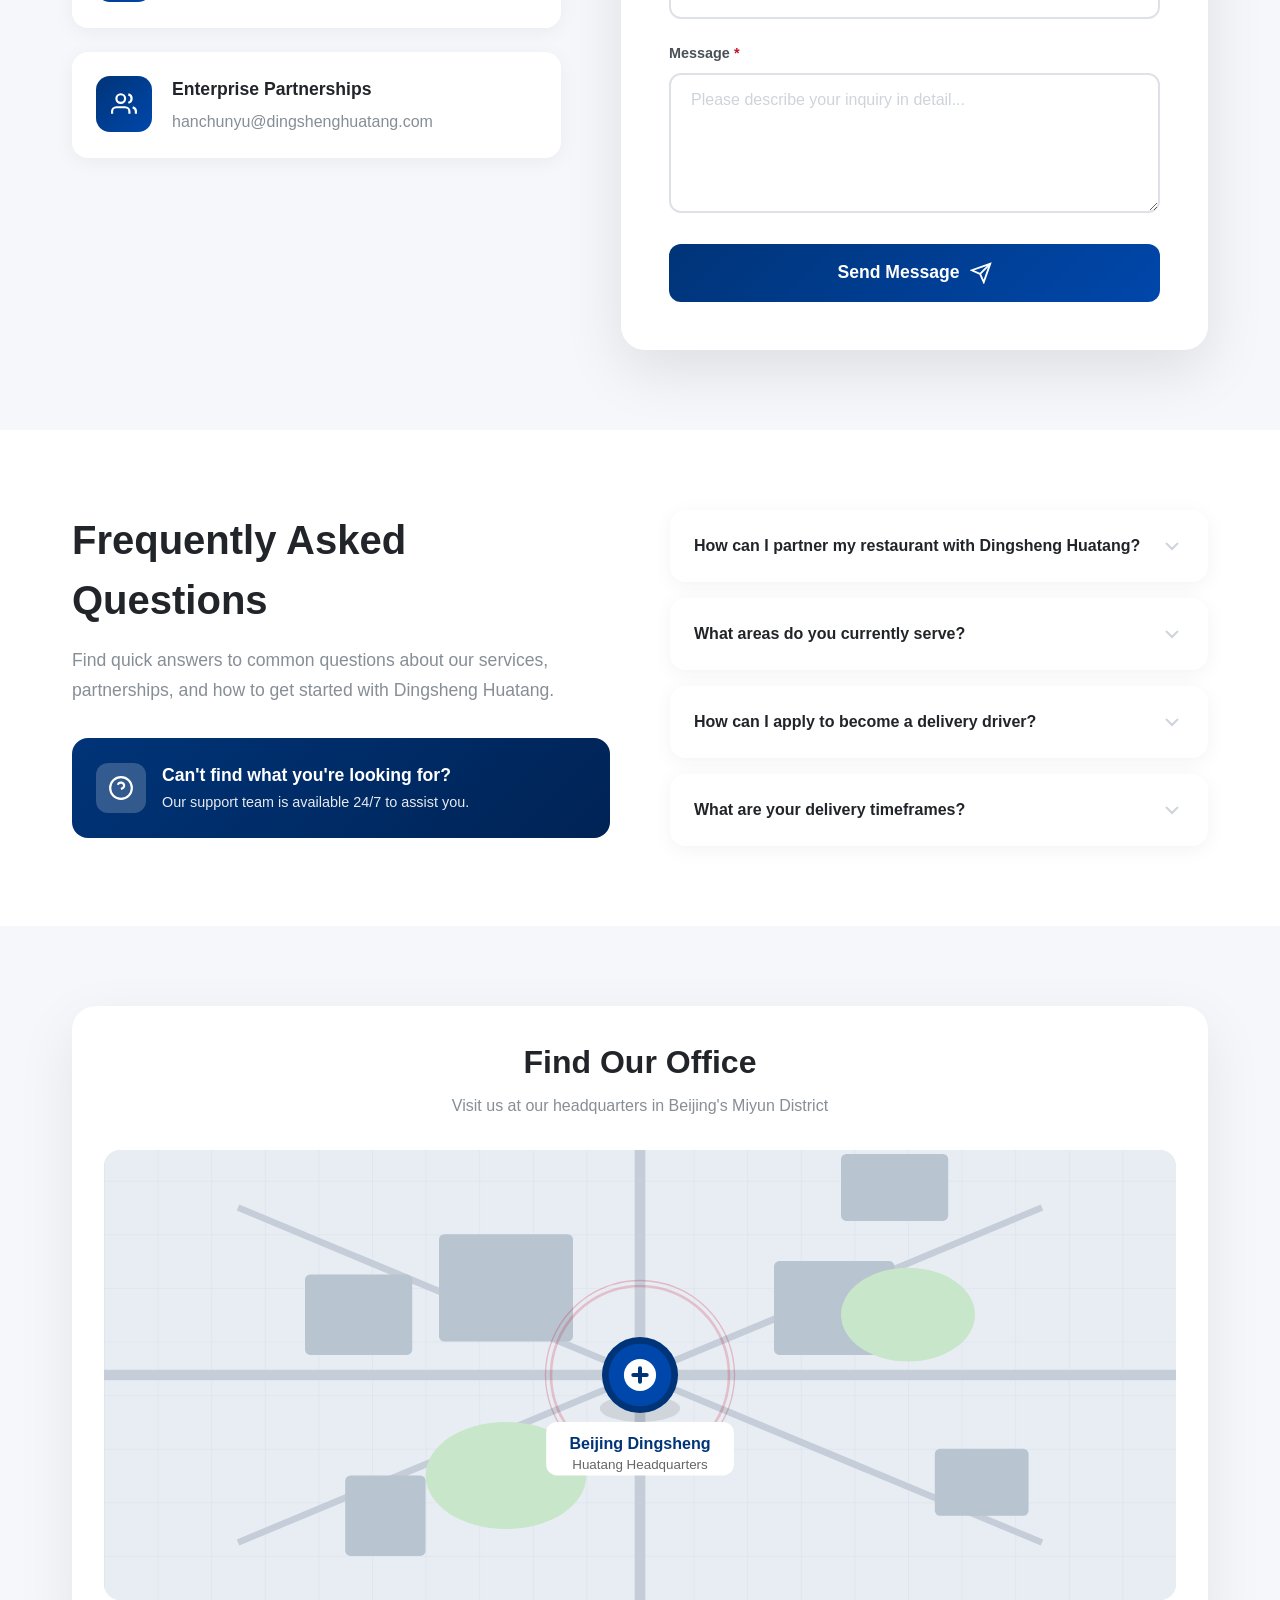
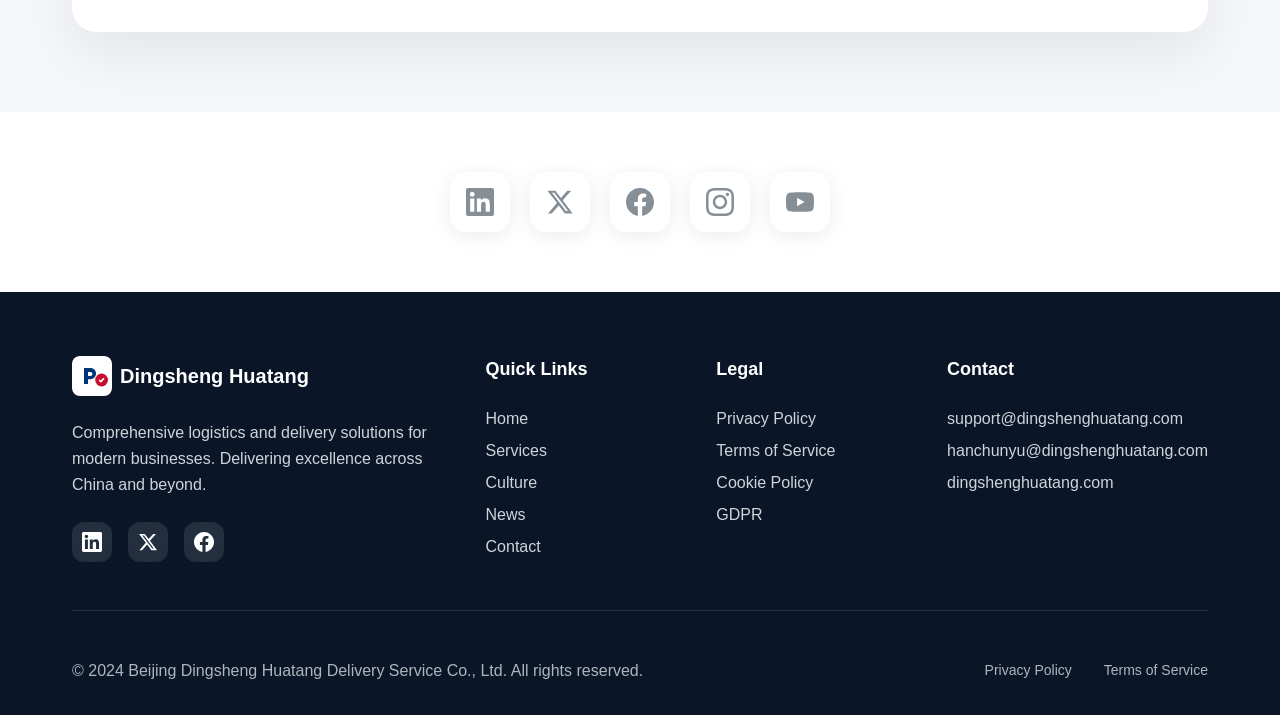
<file: contact.html>
<!DOCTYPE html>
<html lang="en">
<head>
    <meta charset="UTF-8">
    <meta name="viewport" content="width=device-width, initial-scale=1.0">
    <title>Contact Us | Beijing Dingsheng Huatang Delivery Service Co., Ltd.</title>
    <meta name="description" content="Get in touch with Beijing Dingsheng Huatang Delivery Service Co., Ltd. Contact us for logistics partnerships, delivery services, or general inquiries.">
    <meta name="robots" content="index, follow">
    <meta name="keywords" content="contact, logistics, delivery, partnership, Beijing, China">
    <meta property="og:title" content="Contact Us | Dingsheng Huatang">
    <meta property="og:description" content="Reach out to us for logistics solutions, partnerships, or any questions about our services.">
    <meta property="og:type" content="website">
    <meta property="og:url" content="https://dingshenghuatang.com/contact.html">
    <link rel="canonical" href="https://dingshenghuatang.com/contact.html">
    <link rel="icon" type="image/svg+xml" href="data:image/svg+xml,<svg xmlns='http://www.w3.org/2000/svg' viewBox='0 0 100 100'><rect fill='%23003478' width='100' height='100' rx='20'/><text x='50' y='65' font-size='50' fill='white' text-anchor='middle' font-family='Arial' font-weight='bold'>D</text></svg>">
    <link rel="stylesheet" href="css/style.css">
    <style>
        /* Contact Page Specific Styles */
        .contact-hero {
            position: relative;
            min-height: 60vh;
            display: flex;
            align-items: center;
            background: linear-gradient(135deg, var(--primary) 0%, var(--primary-dark) 50%, #001a3d 100%);
            overflow: hidden;
            padding: 120px 0 80px;
        }

        .contact-hero::before {
            content: '';
            position: absolute;
            top: 0;
            left: 0;
            right: 0;
            bottom: 0;
            background: 
                radial-gradient(circle at 20% 80%, rgba(200, 16, 46, 0.15) 0%, transparent 50%),
                radial-gradient(circle at 80% 20%, rgba(255, 255, 255, 0.05) 0%, transparent 50%);
            animation: pulse-bg 8s ease-in-out infinite;
        }

        .contact-hero::after {
            content: '';
            position: absolute;
            top: -50%;
            left: -50%;
            width: 200%;
            height: 200%;
            background: url("data:image/svg+xml,%3Csvg width='100' height='100' viewBox='0 0 100 100' xmlns='http://www.w3.org/2000/svg'%3E%3Cpath d='M11 18c3.866 0 7-3.134 7-7s-3.134-7-7-7-7 3.134-7 7 3.134 7 7 7zm48 25c3.866 0 7-3.134 7-7s-3.134-7-7-7-7 3.134-7 7 3.134 7 7 7zm-43-7c1.657 0 3-1.343 3-3s-1.343-3-3-3-3 1.343-3 3 1.343 3 3 3zm63 31c1.657 0 3-1.343 3-3s-1.343-3-3-3-3 1.343-3 3 1.343 3 3 3zM34 90c1.657 0 3-1.343 3-3s-1.343-3-3-3-3 1.343-3 3 1.343 3 3 3zm56-76c1.657 0 3-1.343 3-3s-1.343-3-3-3-3 1.343-3 3 1.343 3 3 3zM12 86c2.21 0 4-1.79 4-4s-1.79-4-4-4-4 1.79-4 4 1.79 4 4 4zm28-65c2.21 0 4-1.79 4-4s-1.79-4-4-4-4 1.79-4 4 1.79 4 4 4zm23-11c2.76 0 5-2.24 5-5s-2.24-5-5-5-5 2.24-5 5 2.24 5 5 5zm-6 60c2.21 0 4-1.79 4-4s-1.79-4-4-4-4 1.79-4 4 1.79 4 4 4zm29 22c2.76 0 5-2.24 5-5s-2.24-5-5-5-5 2.24-5 5 2.24 5 5 5zM32 63c2.76 0 5-2.24 5-5s-2.24-5-5-5-5 2.24-5 5 2.24 5 5 5zm57-13c2.76 0 5-2.24 5-5s-2.24-5-5-5-5 2.24-5 5 2.24 5 5 5zm-9-21c1.105 0 2-.895 2-2s-.895-2-2-2-2 .895-2 2 .895 2 2 2zM60 91c1.105 0 2-.895 2-2s-.895-2-2-2-2 .895-2 2 .895 2 2 2zM35 41c1.105 0 2-.895 2-2s-.895-2-2-2-2 .895-2 2 .895 2 2 2zM12 60c1.105 0 2-.895 2-2s-.895-2-2-2-2 .895-2 2 .895 2 2 2z' fill='%23ffffff' fill-opacity='0.03' fill-rule='evenodd'/%3E%3C/svg%3E");
            animation: float-bg 30s linear infinite;
        }

        @keyframes pulse-bg {
            0%, 100% { opacity: 1; }
            50% { opacity: 0.7; }
        }

        @keyframes float-bg {
            0% { transform: translate(0, 0) rotate(0deg); }
            100% { transform: translate(-50px, -50px) rotate(5deg); }
        }

        .contact-hero .container {
            position: relative;
            z-index: 2;
            text-align: center;
        }

        .contact-hero-content {
            animation: hero-fade-in 1s ease forwards;
        }

        @keyframes hero-fade-in {
            0% { opacity: 0; transform: translateY(40px); }
            100% { opacity: 1; transform: translateY(0); }
        }

        .contact-hero-badge {
            display: inline-flex;
            align-items: center;
            gap: 8px;
            padding: 10px 24px;
            background: rgba(255, 255, 255, 0.1);
            border: 1px solid rgba(255, 255, 255, 0.2);
            border-radius: 50px;
            color: white;
            font-size: 0.875rem;
            font-weight: 500;
            margin-bottom: 24px;
            backdrop-filter: blur(10px);
            animation: hero-slide-down 0.8s ease 0.2s forwards;
            opacity: 0;
        }

        @keyframes hero-slide-down {
            0% { opacity: 0; transform: translateY(-20px); }
            100% { opacity: 1; transform: translateY(0); }
        }

        .contact-hero-badge svg {
            width: 18px;
            height: 18px;
            animation: bounce 2s infinite;
        }

        @keyframes bounce {
            0%, 20%, 50%, 80%, 100% { transform: translateY(0); }
            40% { transform: translateY(-6px); }
            60% { transform: translateY(-3px); }
        }

        .contact-hero h1 {
            font-size: 3.5rem;
            font-weight: 800;
            color: white;
            margin-bottom: 16px;
            animation: hero-slide-up 0.8s ease 0.4s forwards;
            opacity: 0;
        }

        @keyframes hero-slide-up {
            0% { opacity: 0; transform: translateY(30px); }
            100% { opacity: 1; transform: translateY(0); }
        }

        .contact-hero h1 span {
            color: #c8102e;
            position: relative;
        }

        .contact-hero h1 span::after {
            content: '';
            position: absolute;
            bottom: 4px;
            left: 0;
            width: 100%;
            height: 8px;
            background: rgba(200, 16, 46, 0.3);
            border-radius: 4px;
            animation: underline-expand 0.8s ease 1s forwards;
            transform: scaleX(0);
            transform-origin: left;
        }

        @keyframes underline-expand {
            100% { transform: scaleX(1); }
        }

        .contact-hero p {
            font-size: 1.25rem;
            color: rgba(255, 255, 255, 0.9);
            max-width: 600px;
            margin: 0 auto;
            line-height: 1.7;
            animation: hero-slide-up 0.8s ease 0.6s forwards;
            opacity: 0;
        }

        /* Contact Cards Grid */
        .contact-cards-section {
            padding: 80px 0;
            margin-top: -40px;
            position: relative;
            z-index: 10;
        }

        .contact-cards-grid {
            display: grid;
            grid-template-columns: repeat(4, 1fr);
            gap: 24px;
        }

        .contact-card {
            background: white;
            padding: 32px;
            border-radius: 20px;
            box-shadow: 0 10px 40px rgba(0, 0, 0, 0.08);
            text-align: center;
            transition: all 0.4s cubic-bezier(0.175, 0.885, 0.32, 1.275);
            position: relative;
            overflow: hidden;
            animation: card-float 0.6s ease forwards;
            opacity: 0;
        }

        .contact-card:nth-child(1) { animation-delay: 0.1s; }
        .contact-card:nth-child(2) { animation-delay: 0.2s; }
        .contact-card:nth-child(3) { animation-delay: 0.3s; }
        .contact-card:nth-child(4) { animation-delay: 0.4s; }

        @keyframes card-float {
            0% { opacity: 0; transform: translateY(30px); }
            100% { opacity: 1; transform: translateY(0); }
        }

        .contact-card::before {
            content: '';
            position: absolute;
            top: 0;
            left: 0;
            right: 0;
            height: 4px;
            background: linear-gradient(90deg, var(--primary), var(--secondary));
            transform: scaleX(0);
            transition: transform 0.4s ease;
        }

        .contact-card:hover::before {
            transform: scaleX(1);
        }

        .contact-card:hover {
            transform: translateY(-12px);
            box-shadow: 0 20px 60px rgba(0, 0, 0, 0.15);
        }

        .contact-card-icon {
            width: 80px;
            height: 80px;
            display: flex;
            align-items: center;
            justify-content: center;
            background: linear-gradient(135deg, var(--primary) 0%, var(--primary-light) 100%);
            border-radius: 20px;
            margin: 0 auto 20px;
            transition: all 0.4s ease;
        }

        .contact-card:hover .contact-card-icon {
            transform: scale(1.1) rotate(5deg);
            box-shadow: 0 10px 30px rgba(0, 52, 120, 0.3);
        }

        .contact-card-icon svg {
            width: 36px;
            height: 36px;
            stroke: white;
            transition: all 0.4s ease;
        }

        .contact-card:hover .contact-card-icon svg {
            stroke: white;
            animation: icon-bounce 0.6s ease;
        }

        @keyframes icon-bounce {
            0%, 100% { transform: translateY(0); }
            50% { transform: translateY(-8px); }
        }

        .contact-card h3 {
            font-size: 1.25rem;
            font-weight: 700;
            color: var(--gray-900);
            margin-bottom: 8px;
        }

        .contact-card p {
            color: var(--gray-600);
            font-size: 0.95rem;
            line-height: 1.6;
        }

        .contact-card a {
            color: var(--primary);
            font-weight: 600;
            font-size: 0.95rem;
            display: inline-flex;
            align-items: center;
            gap: 6px;
            margin-top: 12px;
            transition: all 0.3s ease;
        }

        .contact-card a:hover {
            color: var(--secondary);
            gap: 10px;
        }

        .contact-card a svg {
            width: 16px;
            height: 16px;
            transition: transform 0.3s ease;
        }

        /* Main Contact Section */
        .contact-main-section {
            padding: 80px 0;
            background: var(--bg-secondary);
        }

        .contact-main-grid {
            display: grid;
            grid-template-columns: 1fr 1.2fr;
            gap: 60px;
            align-items: start;
        }

        .contact-info-section {
            animation: slide-in-left 0.8s ease forwards;
        }

        @keyframes slide-in-left {
            0% { opacity: 0; transform: translateX(-40px); }
            100% { opacity: 1; transform: translateX(0); }
        }

        .contact-info-section h2 {
            font-size: 2.5rem;
            font-weight: 800;
            color: var(--gray-900);
            margin-bottom: 16px;
        }

        .contact-info-section > p {
            font-size: 1.1rem;
            color: var(--gray-600);
            line-height: 1.7;
            margin-bottom: 40px;
        }

        .info-list {
            display: flex;
            flex-direction: column;
            gap: 24px;
        }

        .info-item {
            display: flex;
            gap: 20px;
            padding: 24px;
            background: white;
            border-radius: 16px;
            box-shadow: 0 4px 20px rgba(0, 0, 0, 0.05);
            transition: all 0.3s ease;
            position: relative;
            overflow: hidden;
        }

        .info-item::before {
            content: '';
            position: absolute;
            left: 0;
            top: 0;
            bottom: 0;
            width: 4px;
            background: var(--primary);
            transform: scaleY(0);
            transition: transform 0.3s ease;
        }

        .info-item:hover::before {
            transform: scaleY(1);
        }

        .info-item:hover {
            transform: translateX(8px);
            box-shadow: 0 8px 30px rgba(0, 0, 0, 0.1);
        }

        .info-icon {
            width: 56px;
            height: 56px;
            display: flex;
            align-items: center;
            justify-content: center;
            background: linear-gradient(135deg, var(--primary) 0%, var(--primary-light) 100%);
            border-radius: 14px;
            flex-shrink: 0;
        }

        .info-icon svg {
            width: 26px;
            height: 26px;
            stroke: white;
        }

        .info-content h4 {
            font-size: 1.1rem;
            font-weight: 700;
            color: var(--gray-900);
            margin-bottom: 6px;
        }

        .info-content p {
            color: var(--gray-600);
            line-height: 1.6;
        }

        /* Contact Form */
        .contact-form-wrapper {
            background: white;
            padding: 48px;
            border-radius: 24px;
            box-shadow: 0 20px 60px rgba(0, 0, 0, 0.1);
            animation: slide-in-right 0.8s ease forwards;
        }

        @keyframes slide-in-right {
            0% { opacity: 0; transform: translateX(40px); }
            100% { opacity: 1; transform: translateX(0); }
        }

        .form-header {
            text-align: center;
            margin-bottom: 40px;
        }

        .form-header h3 {
            font-size: 1.75rem;
            font-weight: 700;
            color: var(--gray-900);
            margin-bottom: 8px;
        }

        .form-header p {
            color: var(--gray-600);
        }

        .form-group {
            margin-bottom: 24px;
            position: relative;
        }

        .form-group label {
            display: block;
            font-size: 0.9rem;
            font-weight: 600;
            color: var(--gray-700);
            margin-bottom: 8px;
        }

        .form-group label .required {
            color: var(--secondary);
        }

        .input-wrapper {
            position: relative;
        }

        .input-wrapper input,
        .input-wrapper select,
        .input-wrapper textarea {
            width: 100%;
            padding: 16px 20px;
            border: 2px solid var(--gray-300);
            border-radius: 12px;
            font-size: 1rem;
            transition: all 0.3s ease;
            background: white;
        }

        .input-wrapper input:focus,
        .input-wrapper select:focus,
        .input-wrapper textarea:focus {
            outline: none;
            border-color: var(--primary);
            box-shadow: 0 0 0 4px rgba(0, 52, 120, 0.1);
        }

        .input-wrapper input::placeholder,
        .input-wrapper textarea::placeholder {
            color: var(--gray-400);
        }

        .input-wrapper .input-icon {
            position: absolute;
            right: 16px;
            top: 50%;
            transform: translateY(-50%);
            width: 20px;
            height: 20px;
            stroke: var(--gray-400);
            opacity: 0;
            transition: all 0.3s ease;
        }

        .input-wrapper input:focus + .input-icon {
            opacity: 1;
            stroke: var(--primary);
        }

        .input-wrapper textarea {
            min-height: 140px;
            resize: vertical;
        }

        .form-row {
            display: grid;
            grid-template-columns: repeat(2, 1fr);
            gap: 20px;
        }

        .submit-btn {
            width: 100%;
            padding: 18px 32px;
            background: linear-gradient(135deg, var(--primary) 0%, var(--primary-light) 100%);
            color: white;
            font-size: 1.1rem;
            font-weight: 700;
            border: none;
            border-radius: 12px;
            cursor: pointer;
            transition: all 0.4s ease;
            position: relative;
            overflow: hidden;
            display: flex;
            align-items: center;
            justify-content: center;
            gap: 10px;
        }

        .submit-btn::before {
            content: '';
            position: absolute;
            top: 50%;
            left: 50%;
            width: 0;
            height: 0;
            background: rgba(255, 255, 255, 0.2);
            border-radius: 50%;
            transform: translate(-50%, -50%);
            transition: all 0.5s ease;
        }

        .submit-btn:hover::before {
            width: 300%;
            height: 300%;
        }

        .submit-btn:hover {
            transform: translateY(-3px);
            box-shadow: 0 10px 30px rgba(0, 52, 120, 0.4);
        }

        .submit-btn:active {
            transform: translateY(-1px);
        }

        .submit-btn svg {
            width: 22px;
            height: 22px;
            transition: transform 0.3s ease;
        }

        .submit-btn:hover svg {
            transform: translateX(4px);
        }

        /* Success Message */
        .form-success {
            display: none;
            text-align: center;
            padding: 40px;
            animation: success-pop 0.5s ease forwards;
        }

        @keyframes success-pop {
            0% { opacity: 0; transform: scale(0.8); }
            50% { transform: scale(1.05); }
            100% { opacity: 1; transform: scale(1); }
        }

        .form-success.show {
            display: block;
        }

        .success-icon {
            width: 100px;
            height: 100px;
            background: linear-gradient(135deg, #10b981 0%, #059669 100%);
            border-radius: 50%;
            display: flex;
            align-items: center;
            justify-content: center;
            margin: 0 auto 24px;
            animation: success-bounce 0.6s ease;
        }

        @keyframes success-bounce {
            0%, 100% { transform: scale(1); }
            50% { transform: scale(1.2); }
        }

        .success-icon svg {
            width: 50px;
            height: 50px;
            stroke: white;
        }

        .form-success h4 {
            font-size: 1.5rem;
            font-weight: 700;
            color: var(--gray-900);
            margin-bottom: 12px;
        }

        .form-success p {
            color: var(--gray-600);
        }

        /* FAQ Section */
        .faq-section {
            padding: 80px 0;
        }

        .faq-grid {
            display: grid;
            grid-template-columns: 1fr 1fr;
            gap: 60px;
            align-items: start;
        }

        .faq-left {
            animation: slide-in-left 0.8s ease forwards;
        }

        .faq-left h2 {
            font-size: 2.5rem;
            font-weight: 800;
            color: var(--gray-900);
            margin-bottom: 16px;
        }

        .faq-left > p {
            font-size: 1.1rem;
            color: var(--gray-600);
            line-height: 1.7;
            margin-bottom: 32px;
        }

        .faq-cta {
            display: flex;
            align-items: center;
            gap: 16px;
            padding: 24px;
            background: linear-gradient(135deg, var(--primary) 0%, var(--primary-dark) 100%);
            border-radius: 16px;
            color: white;
        }

        .faq-cta-icon {
            width: 50px;
            height: 50px;
            background: rgba(255, 255, 255, 0.2);
            border-radius: 12px;
            display: flex;
            align-items: center;
            justify-content: center;
            flex-shrink: 0;
        }

        .faq-cta-icon svg {
            width: 26px;
            height: 26px;
            stroke: white;
        }

        .faq-cta h4 {
            font-size: 1.1rem;
            font-weight: 700;
            margin-bottom: 4px;
        }

        .faq-cta p {
            font-size: 0.9rem;
            opacity: 0.9;
        }

        .faq-list {
            display: flex;
            flex-direction: column;
            gap: 16px;
        }

        .faq-item {
            background: white;
            border-radius: 16px;
            box-shadow: 0 4px 20px rgba(0, 0, 0, 0.05);
            overflow: hidden;
            animation: faq-slide-up 0.6s ease forwards;
            opacity: 0;
        }

        .faq-item:nth-child(1) { animation-delay: 0.1s; }
        .faq-item:nth-child(2) { animation-delay: 0.2s; }
        .faq-item:nth-child(3) { animation-delay: 0.3s; }
        .faq-item:nth-child(4) { animation-delay: 0.4s; }

        @keyframes faq-slide-up {
            0% { opacity: 0; transform: translateY(20px); }
            100% { opacity: 1; transform: translateY(0); }
        }

        .faq-question {
            width: 100%;
            padding: 24px;
            display: flex;
            align-items: center;
            justify-content: space-between;
            gap: 16px;
            background: none;
            border: none;
            cursor: pointer;
            text-align: left;
            font-size: 1rem;
            font-weight: 600;
            color: var(--gray-900);
            transition: all 0.3s ease;
        }

        .faq-question:hover {
            color: var(--primary);
        }

        .faq-question svg {
            width: 24px;
            height: 24px;
            stroke: var(--gray-400);
            flex-shrink: 0;
            transition: all 0.3s ease;
        }

        .faq-item.active .faq-question svg {
            stroke: var(--primary);
            transform: rotate(180deg);
        }

        .faq-answer {
            max-height: 0;
            overflow: hidden;
            transition: max-height 0.4s ease, padding 0.4s ease;
        }

        .faq-item.active .faq-answer {
            max-height: 200px;
        }

        .faq-answer-content {
            padding: 0 24px 24px;
            color: var(--gray-600);
            line-height: 1.7;
        }

        /* Map Section */
        .map-section {
            padding: 80px 0;
            background: var(--bg-secondary);
        }

        .map-wrapper {
            background: white;
            padding: 32px;
            border-radius: 24px;
            box-shadow: 0 20px 60px rgba(0, 0, 0, 0.08);
        }

        .map-header {
            text-align: center;
            margin-bottom: 32px;
        }

        .map-header h2 {
            font-size: 2rem;
            font-weight: 700;
            color: var(--gray-900);
            margin-bottom: 8px;
        }

        .map-header p {
            color: var(--gray-600);
        }

        .map-container {
            height: 450px;
            border-radius: 16px;
            overflow: hidden;
            position: relative;
            background: linear-gradient(135deg, var(--gray-100) 0%, var(--gray-200) 100%);
        }

        .map-svg {
            width: 100%;
            height: 100%;
        }

        /* Social Section */
        .social-section {
            padding: 60px 0;
        }

        .social-grid {
            display: flex;
            justify-content: center;
            gap: 20px;
        }

        .social-link {
            width: 60px;
            height: 60px;
            display: flex;
            align-items: center;
            justify-content: center;
            background: white;
            border-radius: 16px;
            box-shadow: 0 4px 20px rgba(0, 0, 0, 0.08);
            color: var(--gray-600);
            transition: all 0.4s ease;
        }

        .social-link:hover {
            transform: translateY(-8px) scale(1.1);
            box-shadow: 0 12px 40px rgba(0, 0, 0, 0.15);
        }

        .social-link.linkedin:hover { color: #0077b5; background: #e8f4f8; }
        .social-link.twitter:hover { color: #1da1f2; background: #e8f5fe; }
        .social-link.facebook:hover { color: #1877f2; background: #e8f0fe; }
        .social-link.instagram:hover { color: #e4405f; background: #fce8e8; }
        .social-link.youtube:hover { color: #ff0000; background: #fee8e8; }

        .social-link svg {
            width: 28px;
            height: 28px;
        }

        /* Responsive */
        @media (max-width: 1024px) {
            .contact-cards-grid {
                grid-template-columns: repeat(2, 1fr);
            }
            
            .contact-main-grid,
            .faq-grid {
                grid-template-columns: 1fr;
            }
            
            .contact-hero h1 {
                font-size: 2.5rem;
            }
        }

        @media (max-width: 768px) {
            .contact-cards-grid {
                grid-template-columns: 1fr;
            }
            
            .form-row {
                grid-template-columns: 1fr;
            }
            
            .contact-hero h1 {
                font-size: 2rem;
            }
            
            .contact-form-wrapper {
                padding: 32px 24px;
            }
            
            .map-container {
                height: 350px;
            }
        }

        /* Print styles for contact page */
        @media print {
            .contact-hero,
            .contact-cards-section,
            .contact-form-wrapper,
            .faq-section,
            .social-section {
                display: none;
            }
            
            .contact-main-section {
                padding: 20px 0;
            }
        }
    </style>
</head>
<body>
    <header class="header">
        <div class="header-inner">
            <a href="index.html" class="logo">
                <svg viewBox="0 0 50 50">
                    <rect fill="#003478" width="50" height="50" rx="10"/>
                    <path d="M15 35V15h8c4 0 7 3 7 7s-3 7-7 7h-3v6h-5zm5-10h3c1.5 0 2.5-1 2.5-2.5S24.5 20 23 20h-3v5z" fill="white"/>
                    <circle cx="37" cy="30" r="8" fill="#c8102e"/>
                    <path d="M34 30l2 2 4-4" stroke="white" stroke-width="2" fill="none"/>
                </svg>
                <span>Dingsheng Huatang</span>
            </a>
            <nav class="nav-menu">
                <a href="index.html" class="nav-link">Home</a>
                <a href="services.html" class="nav-link">Services</a>
                <a href="culture.html" class="nav-link">Culture</a>
                <a href="news.html" class="nav-link">News</a>
                <a href="contact.html" class="nav-link active">Contact</a>
            </nav>
            <button class="mobile-menu-toggle" aria-label="Toggle menu"><span></span><span></span><span></span></button>
        </div>
    </header>

    <section class="contact-hero">
        <div class="container">
            <div class="contact-hero-content">
                <div class="contact-hero-badge">
                    <svg viewBox="0 0 24 24" fill="none" stroke="currentColor" stroke-width="2">
                        <path d="M22 16.92v3a2 2 0 0 1-2.18 2 19.79 19.79 0 0 1-8.63-3.07 19.5 19.5 0 0 1-6-6 19.79 19.79 0 0 1-3.07-8.67A2 2 0 0 1 4.11 2h3a2 2 0 0 1 2 1.72 12.84 12.84 0 0 0 .7 2.81 2 2 0 0 1-.45 2.11L8.09 9.91a16 16 0 0 0 6 6l1.27-1.27a2 2 0 0 1 2.11-.45 12.84 12.84 0 0 0 2.81.7A2 2 0 0 1 22 16.92z"/>
                    </svg>
                    24/7 Support Available
                </div>
                <h1>Get In <span>Touch</span></h1>
                <p>Have questions about our logistics services? Looking for partnership opportunities? We'd love to hear from you and help transform your business.</p>
            </div>
        </div>
    </section>

    <section class="contact-cards-section">
        <div class="container">
            <div class="contact-cards-grid">
                <div class="contact-card">
                    <div class="contact-card-icon">
                        <svg viewBox="0 0 24 24" fill="none" stroke="currentColor" stroke-width="2">
                            <path d="M21 10c0 7-9 13-9 13s-9-6-9-13a9 9 0 0 1 18 0z"/>
                            <circle cx="12" cy="10" r="3"/>
                        </svg>
                    </div>
                    <h3>Visit Us</h3>
                    <p>Room 415-5309, Town Government Office Building, 143 Yong'an Street</p>
                    <a href="#map">Get Directions <svg viewBox="0 0 24 24" fill="none" stroke="currentColor" stroke-width="2"><path d="M5 12h14M12 5l7 7-7 7"/></svg></a>
                </div>
                <div class="contact-card">
                    <div class="contact-card-icon">
                        <svg viewBox="0 0 24 24" fill="none" stroke="currentColor" stroke-width="2">
                            <path d="M4 4h16c1.1 0 2 .9 2 2v12c0 1.1-.9 2-2 2H4c-1.1 0-2-.9-2-2V6c0-1.1.9-2 2-2z"/>
                            <polyline points="22,6 12,13 2,6"/>
                        </svg>
                    </div>
                    <h3>Email Us</h3>
                    <p>support@dingshenghuatang.com</p>
                    <a href="mailto:support@dingshenghuatang.com">Send Email <svg viewBox="0 0 24 24" fill="none" stroke="currentColor" stroke-width="2"><path d="M5 12h14M12 5l7 7-7 7"/></svg></a>
                </div>
                <div class="contact-card">
                    <div class="contact-card-icon">
                        <svg viewBox="0 0 24 24" fill="none" stroke="currentColor" stroke-width="2">
                            <path d="M22 16.92v3a2 2 0 0 1-2.18 2 19.79 19.79 0 0 1-8.63-3.07 19.5 19.5 0 0 1-6-6 19.79 19.79 0 0 1-3.07-8.67A2 2 0 0 1 4.11 2h3a2 2 0 0 1 2 1.72 12.84 12.84 0 0 0 .7 2.81 2 2 0 0 1-.45 2.11L8.09 9.91a16 16 0 0 0 6 6l1.27-1.27a2 2 0 0 1 2.11-.45 12.84 12.84 0 0 0 2.81.7A2 2 0 0 1 22 16.92z"/>
                        </svg>
                    </div>
                    <h3>Call Us</h3>
                    <p>Enterprise: hanchunyu@dingshenghuatang.com</p>
                    <a href="mailto:hanchunyu@dingshenghuatang.com">Contact Sales <svg viewBox="0 0 24 24" fill="none" stroke="currentColor" stroke-width="2"><path d="M5 12h14M12 5l7 7-7 7"/></svg></a>
                </div>
                <div class="contact-card">
                    <div class="contact-card-icon">
                        <svg viewBox="0 0 24 24" fill="none" stroke="currentColor" stroke-width="2">
                            <circle cx="12" cy="12" r="10"/>
                            <polyline points="12 6 12 12 16 14"/>
                        </svg>
                    </div>
                    <h3>Business Hours</h3>
                    <p>Monday - Friday: 9AM - 6PM CST</p>
                    <a href="#faq">View FAQ <svg viewBox="0 0 24 24" fill="none" stroke="currentColor" stroke-width="2"><path d="M5 12h14M12 5l7 7-7 7"/></svg></a>
                </div>
            </div>
        </div>
    </section>

    <section class="contact-main-section">
        <div class="container">
            <div class="contact-main-grid">
                <div class="contact-info-section">
                    <h2>Let's Start a Conversation</h2>
                    <p>Whether you're looking for comprehensive logistics solutions, interested in partnership opportunities, or simply have questions about our services, our team is ready to assist you.</p>
                    
                    <div class="info-list">
                        <div class="info-item">
                            <div class="info-icon">
                                <svg viewBox="0 0 24 24" fill="none" stroke="currentColor" stroke-width="2">
                                    <path d="M21 10c0 7-9 13-9 13s-9-6-9-13a9 9 0 0 1 18 0z"/>
                                    <circle cx="12" cy="10" r="3"/>
                                </svg>
                            </div>
                            <div class="info-content">
                                <h4>Headquarters</h4>
                                <p>Room 415-5309, Town Government Office Building<br>143 Yong'an Street, Taishitun Town<br>Miyun District, Beijing 100000<br>China</p>
                            </div>
                        </div>
                        
                        <div class="info-item">
                            <div class="info-icon">
                                <svg viewBox="0 0 24 24" fill="none" stroke="currentColor" stroke-width="2">
                                    <rect x="2" y="3" width="20" height="14" rx="2" ry="2"/>
                                    <line x1="8" y1="21" x2="16" y2="21"/>
                                    <line x1="12" y1="17" x2="12" y2="21"/>
                                </svg>
                            </div>
                            <div class="info-content">
                                <h4>Website</h4>
                                <p>dingshenghuatang.com</p>
                            </div>
                        </div>
                        
                        <div class="info-item">
                            <div class="info-icon">
                                <svg viewBox="0 0 24 24" fill="none" stroke="currentColor" stroke-width="2">
                                    <path d="M17 21v-2a4 4 0 0 0-4-4H5a4 4 0 0 0-4 4v2"/>
                                    <circle cx="9" cy="7" r="4"/>
                                    <path d="M23 21v-2a4 4 0 0 0-3-3.87M16 3.13a4 4 0 0 1 0 7.75"/>
                                </svg>
                            </div>
                            <div class="info-content">
                                <h4>Enterprise Partnerships</h4>
                                <p>hanchunyu@dingshenghuatang.com</p>
                            </div>
                        </div>
                    </div>
                </div>
                
                <div class="contact-form-wrapper">
                    <form id="contactForm">
                        <div class="form-header">
                            <h3>Send Us a Message</h3>
                            <p>Fill out the form below and we'll get back to you within 24 hours.</p>
                        </div>
                        
                        <div class="form-row">
                            <div class="form-group">
                                <label for="firstName">First Name <span class="required">*</span></label>
                                <div class="input-wrapper">
                                    <input type="text" id="firstName" name="firstName" placeholder="John" required>
                                    <svg class="input-icon" viewBox="0 0 24 24" fill="none" stroke="currentColor" stroke-width="2">
                                        <polyline points="20 6 9 17 4 12"/>
                                    </svg>
                                </div>
                            </div>
                            <div class="form-group">
                                <label for="lastName">Last Name <span class="required">*</span></label>
                                <div class="input-wrapper">
                                    <input type="text" id="lastName" name="lastName" placeholder="Doe" required>
                                    <svg class="input-icon" viewBox="0 0 24 24" fill="none" stroke="currentColor" stroke-width="2">
                                        <polyline points="20 6 9 17 4 12"/>
                                    </svg>
                                </div>
                            </div>
                        </div>
                        
                        <div class="form-row">
                            <div class="form-group">
                                <label for="email">Email Address <span class="required">*</span></label>
                                <div class="input-wrapper">
                                    <input type="email" id="email" name="email" placeholder="john@example.com" required>
                                    <svg class="input-icon" viewBox="0 0 24 24" fill="none" stroke="currentColor" stroke-width="2">
                                        <polyline points="20 6 9 17 4 12"/>
                                    </svg>
                                </div>
                            </div>
                            <div class="form-group">
                                <label for="phone">Phone Number</label>
                                <div class="input-wrapper">
                                    <input type="tel" id="phone" name="phone" placeholder="+1 (555) 000-0000">
                                </div>
                            </div>
                        </div>
                        
                        <div class="form-group">
                            <label for="company">Company Name</label>
                            <div class="input-wrapper">
                                <input type="text" id="company" name="company" placeholder="Your Company Ltd.">
                            </div>
                        </div>
                        
                        <div class="form-group">
                            <label for="subject">Subject <span class="required">*</span></label>
                            <div class="input-wrapper">
                                <select id="subject" name="subject" required>
                                    <option value="">Select a subject</option>
                                    <option value="business">Business Inquiry</option>
                                    <option value="partnership">Partnership Opportunity</option>
                                    <option value="driver">Driver Application</option>
                                    <option value="restaurant">Restaurant Partnership</option>
                                    <option value="support">Technical Support</option>
                                    <option value="media">Media Inquiry</option>
                                    <option value="investor">Investor Relations</option>
                                    <option value="other">Other</option>
                                </select>
                            </div>
                        </div>
                        
                        <div class="form-group">
                            <label for="message">Message <span class="required">*</span></label>
                            <div class="input-wrapper">
                                <textarea id="message" name="message" placeholder="Please describe your inquiry in detail..." required></textarea>
                            </div>
                        </div>
                        
                        <button type="submit" class="submit-btn">
                            <span>Send Message</span>
                            <svg viewBox="0 0 24 24" fill="none" stroke="currentColor" stroke-width="2">
                                <line x1="22" y1="2" x2="11" y2="13"/>
                                <polygon points="22 2 15 22 11 13 2 9 22 2"/>
                            </svg>
                        </button>
                    </form>
                    
                    <div class="form-success" id="formSuccess">
                        <div class="success-icon">
                            <svg viewBox="0 0 24 24" fill="none" stroke="currentColor" stroke-width="2">
                                <polyline points="20 6 9 17 4 12"/>
                            </svg>
                        </div>
                        <h4>Message Sent Successfully!</h4>
                        <p>Thank you for reaching out. Our team will get back to you within 24 hours. Please check your email for confirmation.</p>
                    </div>
                </div>
            </div>
        </div>
    </section>

    <section class="faq-section" id="faq">
        <div class="container">
            <div class="faq-grid">
                <div class="faq-left">
                    <h2>Frequently Asked Questions</h2>
                    <p>Find quick answers to common questions about our services, partnerships, and how to get started with Dingsheng Huatang.</p>
                    
                    <div class="faq-cta">
                        <div class="faq-cta-icon">
                            <svg viewBox="0 0 24 24" fill="none" stroke="currentColor" stroke-width="2">
                                <circle cx="12" cy="12" r="10"/>
                                <path d="M9.09 9a3 3 0 0 1 5.83 1c0 2-3 3-3 3"/>
                                <line x1="12" y1="17" x2="12.01" y2="17"/>
                            </svg>
                        </div>
                        <div>
                            <h4>Can't find what you're looking for?</h4>
                            <p>Our support team is available 24/7 to assist you.</p>
                        </div>
                    </div>
                </div>
                
                <div class="faq-list">
                    <div class="faq-item">
                        <button class="faq-question">
                            <span>How can I partner my restaurant with Dingsheng Huatang?</span>
                            <svg viewBox="0 0 24 24" fill="none" stroke="currentColor" stroke-width="2">
                                <polyline points="6 9 12 15 18 9"/>
                            </svg>
                        </button>
                        <div class="faq-answer">
                            <div class="faq-answer-content">
                                Partnering with us is easy! Simply fill out the contact form above selecting "Restaurant Partnership" as your subject, or email us directly at support@dingshenghuatang.com. Our partnership team will reach out within 24 hours to discuss your needs and set up your account.
                            </div>
                        </div>
                    </div>
                    
                    <div class="faq-item">
                        <button class="faq-question">
                            <span>What areas do you currently serve?</span>
                            <svg viewBox="0 0 24 24" fill="none" stroke="currentColor" stroke-width="2">
                                <polyline points="6 9 12 15 18 9"/>
                            </svg>
                        </button>
                        <div class="faq-answer">
                            <div class="faq-answer-content">
                                We primarily operate in Beijing and surrounding areas in China. Our logistics network covers the Miyun District and extends to other major urban areas. For specific location inquiries, please contact our support team to verify service availability in your area.
                            </div>
                        </div>
                    </div>
                    
                    <div class="faq-item">
                        <button class="faq-question">
                            <span>How can I apply to become a delivery driver?</span>
                            <svg viewBox="0 0 24 24" fill="none" stroke="currentColor" stroke-width="2">
                                <polyline points="6 9 12 15 18 9"/>
                            </svg>
                        </button>
                        <div class="faq-answer">
                            <div class="faq-answer-content">
                                We're always looking for reliable drivers! Select "Driver Application" in the contact form above, or reach out to our HR team directly. You'll need to provide valid identification, driver's license, and vehicle documentation. Our team will guide you through the onboarding process.
                            </div>
                        </div>
                    </div>
                    
                    <div class="faq-item">
                        <button class="faq-question">
                            <span>What are your delivery timeframes?</span>
                            <svg viewBox="0 0 24 24" fill="none" stroke="currentColor" stroke-width="2">
                                <polyline points="6 9 12 15 18 9"/>
                            </svg>
                        </button>
                        <div class="faq-answer">
                            <div class="faq-answer-content">
                                Delivery times vary based on service type and distance. Standard delivery typically ranges from 30 minutes to 2 hours for local deliveries. Express and scheduled deliveries are also available. Contact us to discuss specific timeframe requirements for your business needs.
                            </div>
                        </div>
                    </div>
                </div>
            </div>
        </div>
    </section>

    <section class="map-section" id="map">
        <div class="container">
            <div class="map-wrapper">
                <div class="map-header">
                    <h2>Find Our Office</h2>
                    <p>Visit us at our headquarters in Beijing's Miyun District</p>
                </div>
                <div class="map-container">
                    <svg class="map-svg" viewBox="0 0 800 450" preserveAspectRatio="xMidYMid slice">
                        <!-- Background -->
                        <rect fill="#e8edf4" width="800" height="450"/>
                        
                        <!-- Grid pattern -->
                        <defs>
                            <pattern id="grid" width="40" height="40" patternUnits="userSpaceOnUse">
                                <path d="M 40 0 L 0 0 0 40" fill="none" stroke="#d0d8e4" stroke-width="0.5"/>
                            </pattern>
                        </defs>
                        <rect fill="url(#grid)" width="800" height="450"/>
                        
                        <!-- Roads -->
                        <path d="M0 225 L800 225" stroke="#c4cdd8" stroke-width="8" fill="none"/>
                        <path d="M400 0 L400 450" stroke="#c4cdd8" stroke-width="8" fill="none"/>
                        <path d="M100 100 L700 350" stroke="#c4cdd8" stroke-width="5" fill="none"/>
                        <path d="M100 350 L700 100" stroke="#c4cdd8" stroke-width="5" fill="none"/>
                        
                        <!-- Buildings/Blocks -->
                        <rect x="150" y="150" width="80" height="60" fill="#b8c4d0" rx="4"/>
                        <rect x="250" y="120" width="100" height="80" fill="#b8c4d0" rx="4"/>
                        <rect x="500" y="140" width="90" height="70" fill="#b8c4d0" rx="4"/>
                        <rect x="620" y="280" width="70" height="50" fill="#b8c4d0" rx="4"/>
                        <rect x="180" y="300" width="60" height="60" fill="#b8c4d0" rx="4"/>
                        <rect x="550" y="60" width="80" height="50" fill="#b8c4d0" rx="4"/>
                        
                        <!-- Green areas (parks) -->
                        <ellipse cx="300" cy="300" rx="60" ry="40" fill="#c8e6c9"/>
                        <ellipse cx="600" cy="180" rx="50" ry="35" fill="#c8e6c9"/>
                        
                        <!-- Location marker -->
                        <g transform="translate(400, 225)">
                            <!-- Marker shadow -->
                            <ellipse cx="0" cy="0" rx="30" ry="10" fill="rgba(0,0,0,0.1)" transform="translate(0, 25)"/>
                            
                            <!-- Marker body -->
                            <circle cx="0" cy="0" r="25" fill="#003478">
                                <animate attributeName="r" values="25;30;25" dur="2s" repeatCount="indefinite"/>
                            </circle>
                            <circle cx="0" cy="0" r="20" fill="#0047AB">
                                <animate attributeName="r" values="20;25;20" dur="2s" repeatCount="indefinite"/>
                            </circle>
                            
                            <!-- Inner circle -->
                            <circle cx="0" cy="0" r="12" fill="white"/>
                            
                            <!-- Icon -->
                            <path d="M0 -5 L0 5 M-5 0 L5 0" stroke="#003478" stroke-width="3" stroke-linecap="round"/>
                        </g>
                        
                        <!-- Pulse rings -->
                        <circle cx="400" cy="225" r="40" fill="none" stroke="#c8102e" stroke-width="2" opacity="0">
                            <animate attributeName="r" values="40;80" dur="2s" repeatCount="indefinite"/>
                            <animate attributeName="opacity" values="0.6;0" dur="2s" repeatCount="indefinite"/>
                        </circle>
                        <circle cx="400" cy="225" r="50" fill="none" stroke="#c8102e" stroke-width="1" opacity="0">
                            <animate attributeName="r" values="50;100" dur="2s" begin="0.5s" repeatCount="indefinite"/>
                            <animate attributeName="opacity" values="0.4;0" dur="2s" begin="0.5s" repeatCount="indefinite"/>
                        </circle>
                        
                        <!-- Label -->
                        <rect x="330" y="260" width="140" height="40" fill="white" rx="8"/>
                        <text x="400" y="280" text-anchor="middle" font-family="Segoe UI, sans-serif" font-size="12" font-weight="600" fill="#003478">Beijing Dingsheng</text>
                        <text x="400" y="295" text-anchor="middle" font-family="Segoe UI, sans-serif" font-size="10" fill="#666">Huatang Headquarters</text>
                    </svg>
                </div>
            </div>
        </div>
    </section>

    <section class="social-section">
        <div class="container">
            <div class="social-grid">
                <a href="#" class="social-link linkedin" title="LinkedIn" aria-label="Follow us on LinkedIn">
                    <svg viewBox="0 0 24 24" fill="currentColor">
                        <path d="M20.447 20.452h-3.554v-5.569c0-1.328-.027-3.037-1.852-3.037-1.853 0-2.136 1.445-2.136 2.939v5.667H9.351V9h3.414v1.561h.046c.477-.9 1.637-1.85 3.37-1.85 3.601 0 4.267 2.37 4.267 5.455v6.286zM5.337 7.433c-1.144 0-2.063-.926-2.063-2.065 0-1.138.92-2.063 2.063-2.063 1.14 0 2.064.925 2.064 2.063 0 1.139-.925 2.065-2.064 2.065zm1.782 13.019H3.555V9h3.564v11.452zM22.225 0H1.771C.792 0 0 .774 0 1.729v20.542C0 23.227.792 24 1.771 24h20.451C23.2 24 24 23.227 24 22.271V1.729C24 .774 23.2 0 22.222 0h.003z"/>
                    </svg>
                </a>
                <a href="#" class="social-link twitter" title="Twitter/X" aria-label="Follow us on Twitter">
                    <svg viewBox="0 0 24 24" fill="currentColor">
                        <path d="M18.244 2.25h3.308l-7.227 8.26 8.502 11.24H16.17l-5.214-6.817L4.99 21.75H1.68l7.73-8.835L1.254 2.25H8.08l4.713 6.231zm-1.161 17.52h1.833L7.084 4.126H5.117z"/>
                    </svg>
                </a>
                <a href="#" class="social-link facebook" title="Facebook" aria-label="Follow us on Facebook">
                    <svg viewBox="0 0 24 24" fill="currentColor">
                        <path d="M24 12.073c0-6.627-5.373-12-12-12s-12 5.373-12 12c0 5.99 4.388 10.954 10.125 11.854v-8.385H7.078v-3.47h3.047V9.43c0-3.007 1.792-4.669 4.533-4.669 1.312 0 2.686.235 2.686.235v2.953H15.83c-1.491 0-1.956.925-1.956 1.874v2.25h3.328l-.532 3.47h-2.796v8.385C19.612 23.027 24 18.062 24 12.073z"/>
                    </svg>
                </a>
                <a href="#" class="social-link instagram" title="Instagram" aria-label="Follow us on Instagram">
                    <svg viewBox="0 0 24 24" fill="currentColor">
                        <path d="M12 2.163c3.204 0 3.584.012 4.85.07 3.252.148 4.771 1.691 4.919 4.919.058 1.265.069 1.645.069 4.849 0 3.205-.012 3.584-.069 4.849-.149 3.225-1.664 4.771-4.919 4.919-1.266.058-1.644.07-4.85.07-3.204 0-3.584-.012-4.849-.07-3.26-.149-4.771-1.699-4.919-4.92-.058-1.265-.07-1.644-.07-4.849 0-3.204.013-3.583.07-4.849.149-3.227 1.664-4.771 4.919-4.919 1.266-.057 1.645-.069 4.849-.069zm0-2.163c-3.259 0-3.667.014-4.947.072-4.358.2-6.78 2.618-6.98 6.98-.059 1.281-.073 1.689-.073 4.948 0 3.259.014 3.668.072 4.948.2 4.358 2.618 6.78 6.98 6.98 1.281.058 1.689.072 4.948.072 3.259 0 3.668-.014 4.948-.072 4.354-.2 6.782-2.618 6.979-6.98.059-1.28.073-1.689.073-4.948 0-3.259-.014-3.667-.072-4.947-.196-4.354-2.617-6.78-6.979-6.98-1.281-.059-1.69-.073-4.949-.073zm0 5.838c-3.403 0-6.162 2.759-6.162 6.162s2.759 6.163 6.162 6.163 6.162-2.759 6.162-6.163c0-3.403-2.759-6.162-6.162-6.162zm0 10.162c-2.209 0-4-1.79-4-4 0-2.209 1.791-4 4-4s4 1.791 4 4c0 2.21-1.791 4-4 4zm6.406-11.845c-.796 0-1.441.645-1.441 1.44s.645 1.44 1.441 1.44c.795 0 1.439-.645 1.439-1.44s-.644-1.44-1.439-1.44z"/>
                    </svg>
                </a>
                <a href="#" class="social-link youtube" title="YouTube" aria-label="Subscribe on YouTube">
                    <svg viewBox="0 0 24 24" fill="currentColor">
                        <path d="M23.498 6.186a3.016 3.016 0 0 0-2.122-2.136C19.505 3.545 12 3.545 12 3.545s-7.505 0-9.377.505A3.017 3.017 0 0 0 .502 6.186C0 8.07 0 12 0 12s0 3.93.502 5.814a3.016 3.016 0 0 0 2.122 2.136c1.871.505 9.376.505 9.376.505s7.505 0 9.377-.505a3.015 3.015 0 0 0 2.122-2.136C24 15.93 24 12 24 12s0-3.93-.502-5.814zM9.545 15.568V8.432L15.818 12l-6.273 3.568z"/>
                    </svg>
                </a>
            </div>
        </div>
    </section>

    <footer class="footer">
        <div class="container">
            <div class="footer-main">
                <div class="footer-brand">
                    <a href="index.html" class="logo">
                        <svg viewBox="0 0 50 50" width="50" height="50">
                            <rect fill="white" width="50" height="50" rx="10"/>
                            <path d="M15 35V15h8c4 0 7 3 7 7s-3 7-7 7h-3v6h-5zm5-10h3c1.5 0 2.5-1 2.5-2.5S24.5 20 23 20h-3v5z" fill="#003478"/>
                            <circle cx="37" cy="30" r="8" fill="#c8102e"/>
                            <path d="M34 30l2 2 4-4" stroke="white" stroke-width="2" fill="none"/>
                        </svg>
                        <span style="color: white;">Dingsheng Huatang</span>
                    </a>
                    <p>Comprehensive logistics and delivery solutions for modern businesses. Delivering excellence across China and beyond.</p>
                    <div class="footer-social">
                        <a href="#" aria-label="LinkedIn"><svg viewBox="0 0 24 24" fill="currentColor" width="20" height="20"><path d="M20.447 20.452h-3.554v-5.569c0-1.328-.027-3.037-1.852-3.037-1.853 0-2.136 1.445-2.136 2.939v5.667H9.351V9h3.414v1.561h.046c.477-.9 1.637-1.85 3.37-1.85 3.601 0 4.267 2.37 4.267 5.455v6.286zM5.337 7.433c-1.144 0-2.063-.926-2.063-2.065 0-1.138.92-2.063 2.063-2.063 1.14 0 2.064.925 2.064 2.063 0 1.139-.925 2.065-2.064 2.065zm1.782 13.019H3.555V9h3.564v11.452zM22.225 0H1.771C.792 0 0 .774 0 1.729v20.542C0 23.227.792 24 1.771 24h20.451C23.2 24 24 23.227 24 22.271V1.729C24 .774 23.2 0 22.222 0h.003z"/></svg></a>
                        <a href="#" aria-label="Twitter"><svg viewBox="0 0 24 24" fill="currentColor" width="20" height="20"><path d="M18.244 2.25h3.308l-7.227 8.26 8.502 11.24H16.17l-5.214-6.817L4.99 21.75H1.68l7.73-8.835L1.254 2.25H8.08l4.713 6.231zm-1.161 17.52h1.833L7.084 4.126H5.117z"/></svg></a>
                        <a href="#" aria-label="Facebook"><svg viewBox="0 0 24 24" fill="currentColor" width="20" height="20"><path d="M24 12.073c0-6.627-5.373-12-12-12s-12 5.373-12 12c0 5.99 4.388 10.954 10.125 11.854v-8.385H7.078v-3.47h3.047V9.43c0-3.007 1.792-4.669 4.533-4.669 1.312 0 2.686.235 2.686.235v2.953H15.83c-1.491 0-1.956.925-1.956 1.874v2.25h3.328l-.532 3.47h-2.796v8.385C19.612 23.027 24 18.062 24 12.073z"/></svg></a>
                    </div>
                </div>
                <div class="footer-column">
                    <h4>Quick Links</h4>
                    <nav class="footer-links">
                        <a href="index.html">Home</a>
                        <a href="services.html">Services</a>
                        <a href="culture.html">Culture</a>
                        <a href="news.html">News</a>
                        <a href="contact.html">Contact</a>
                    </nav>
                </div>
                <div class="footer-column">
                    <h4>Legal</h4>
                    <nav class="footer-links">
                        <a href="privacy-policy.html">Privacy Policy</a>
                        <a href="terms-of-service.html">Terms of Service</a>
                        <a href="privacy-policy.html#cookies">Cookie Policy</a>
                        <a href="privacy-policy.html#gdpr">GDPR</a>
                    </nav>
                </div>
                <div class="footer-column">
                    <h4>Contact</h4>
                    <div class="footer-links">
                        <p style="color: var(--gray-400);">support@dingshenghuatang.com</p>
                        <p style="color: var(--gray-400);">hanchunyu@dingshenghuatang.com</p>
                        <p style="color: var(--gray-400);">dingshenghuatang.com</p>
                    </div>
                </div>
            </div>
            <div class="footer-bottom">
                <p>&copy; 2024 Beijing Dingsheng Huatang Delivery Service Co., Ltd. All rights reserved.</p>
                <nav class="footer-legal">
                    <a href="privacy-policy.html">Privacy Policy</a>
                    <a href="terms-of-service.html">Terms of Service</a>
                </nav>
            </div>
        </div>
    </footer>

    <div class="cookie-banner">
        <div class="cookie-content">
            <div class="cookie-text">
                <p>We use cookies to enhance your experience. By continuing to visit this site you agree to our use of cookies. <a href="privacy-policy.html#cookies">Learn more</a></p>
            </div>
            <div class="cookie-buttons">
                <button class="btn btn-secondary cookie-settings">Settings</button>
                <button class="btn btn-primary cookie-accept">Accept All</button>
            </div>
        </div>
    </div>
    
    <button class="scroll-top" aria-label="Scroll to top">
        <svg viewBox="0 0 24 24" fill="none" stroke="currentColor" stroke-width="2">
            <polyline points="18 15 12 9 6 15"/>
        </svg>
    </button>

    <script src="js/main.js"></script>
    <script>
        // FAQ Accordion
        document.querySelectorAll('.faq-question').forEach(button => {
            button.addEventListener('click', () => {
                const faqItem = button.parentElement;
                const isActive = faqItem.classList.contains('active');
                
                // Close all FAQ items
                document.querySelectorAll('.faq-item').forEach(item => {
                    item.classList.remove('active');
                });
                
                // Open clicked item if it wasn't active
                if (!isActive) {
                    faqItem.classList.add('active');
                }
            });
        });

        // Contact Form Submission
        document.getElementById('contactForm').addEventListener('submit', function(e) {
            e.preventDefault();
            
            const form = this;
            const submitBtn = form.querySelector('.submit-btn');
            
            // Disable button
            submitBtn.disabled = true;
            submitBtn.innerHTML = '<span>Sending...</span><svg viewBox="0 0 24 24" fill="none" stroke="currentColor" stroke-width="2" style="animation: spin 1s linear infinite;"><circle cx="12" cy="12" r="10" stroke-dasharray="60" stroke-dashoffset="20"/></svg>';
            
            // Simulate form submission
            setTimeout(() => {
                form.style.display = 'none';
                document.getElementById('formSuccess').classList.add('show');
                
                // Reset after showing success
                setTimeout(() => {
                    form.reset();
                    form.style.display = 'block';
                    document.getElementById('formSuccess').classList.remove('show');
                    submitBtn.disabled = false;
                    submitBtn.innerHTML = '<span>Send Message</span><svg viewBox="0 0 24 24" fill="none" stroke="currentColor" stroke-width="2"><line x1="22" y1="2" x2="11" y2="13"/><polygon points="22 2 15 22 11 13 2 9 22 2"/></svg>';
                }, 3000);
            }, 1500);
        });

        // Add spin animation
        const style = document.createElement('style');
        style.textContent = `
            @keyframes spin {
                from { transform: rotate(0deg); }
                to { transform: rotate(360deg); }
            }
        `;
        document.head.appendChild(style);

        // Intersection Observer for scroll animations
        const observerOptions = {
            threshold: 0.1,
            rootMargin: '0px 0px -50px 0px'
        };

        const observer = new IntersectionObserver((entries) => {
            entries.forEach(entry => {
                if (entry.isIntersecting) {
                    entry.target.style.opacity = '1';
                    entry.target.style.transform = 'translateY(0)';
                }
            });
        }, observerOptions);

        // Observe elements
        document.querySelectorAll('.info-item, .faq-item').forEach((el, index) => {
            el.style.opacity = '0';
            el.style.transform = 'translateY(30px)';
            el.style.transition = `all 0.6s ease ${index * 0.1}s`;
            observer.observe(el);
        });
    </script>
</body>
</html>
</file>
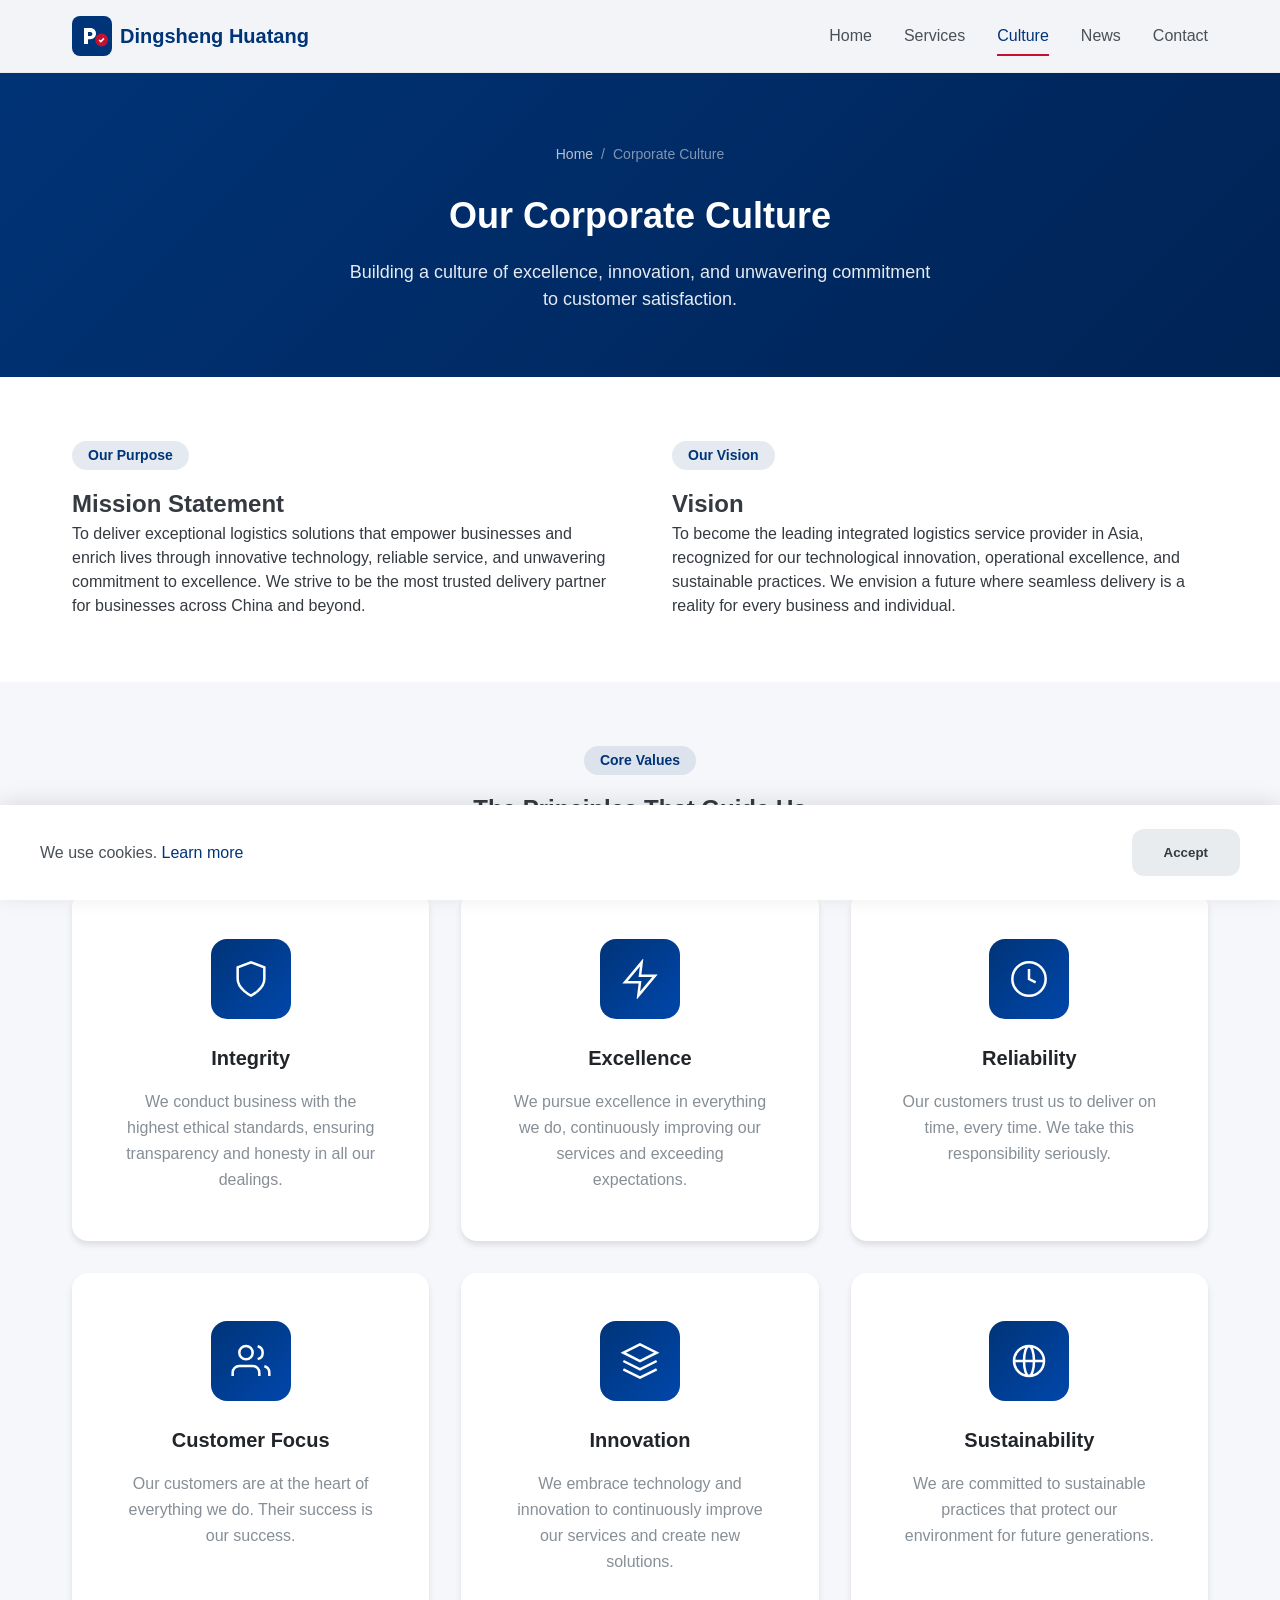
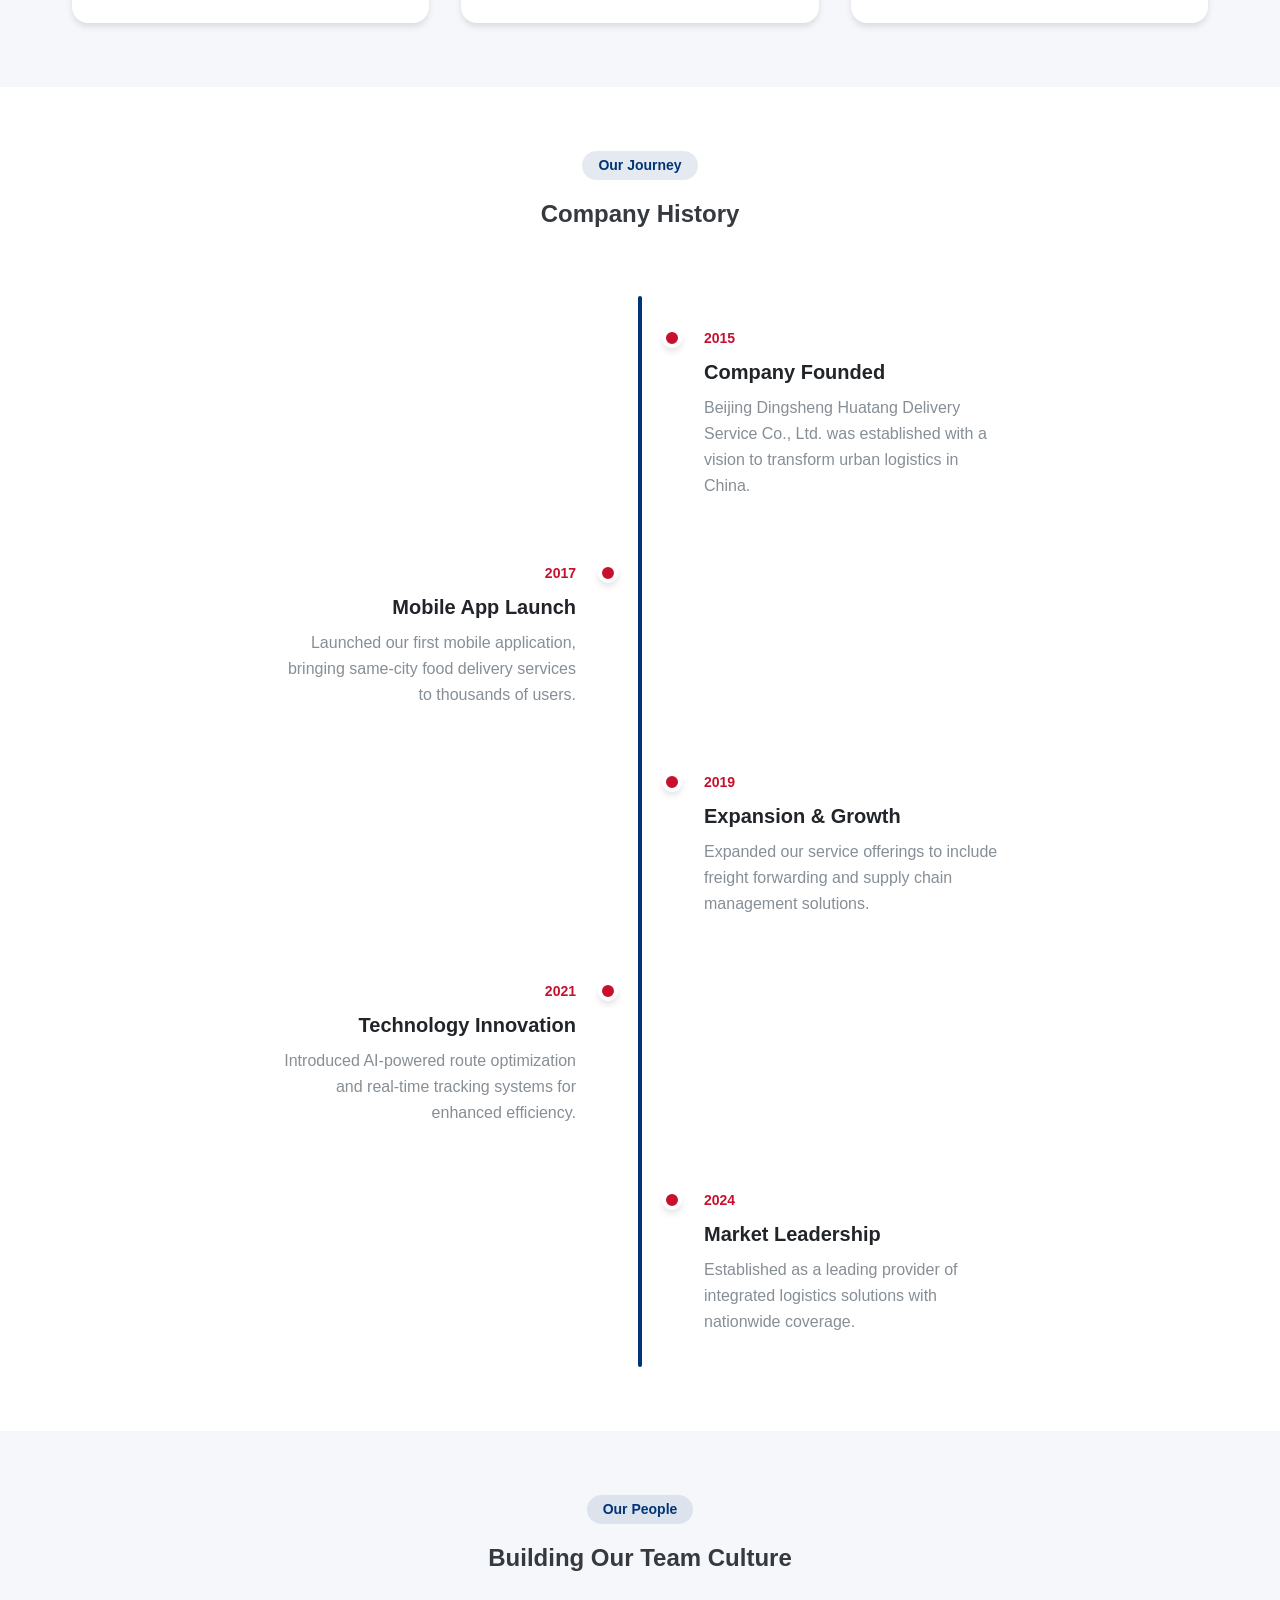
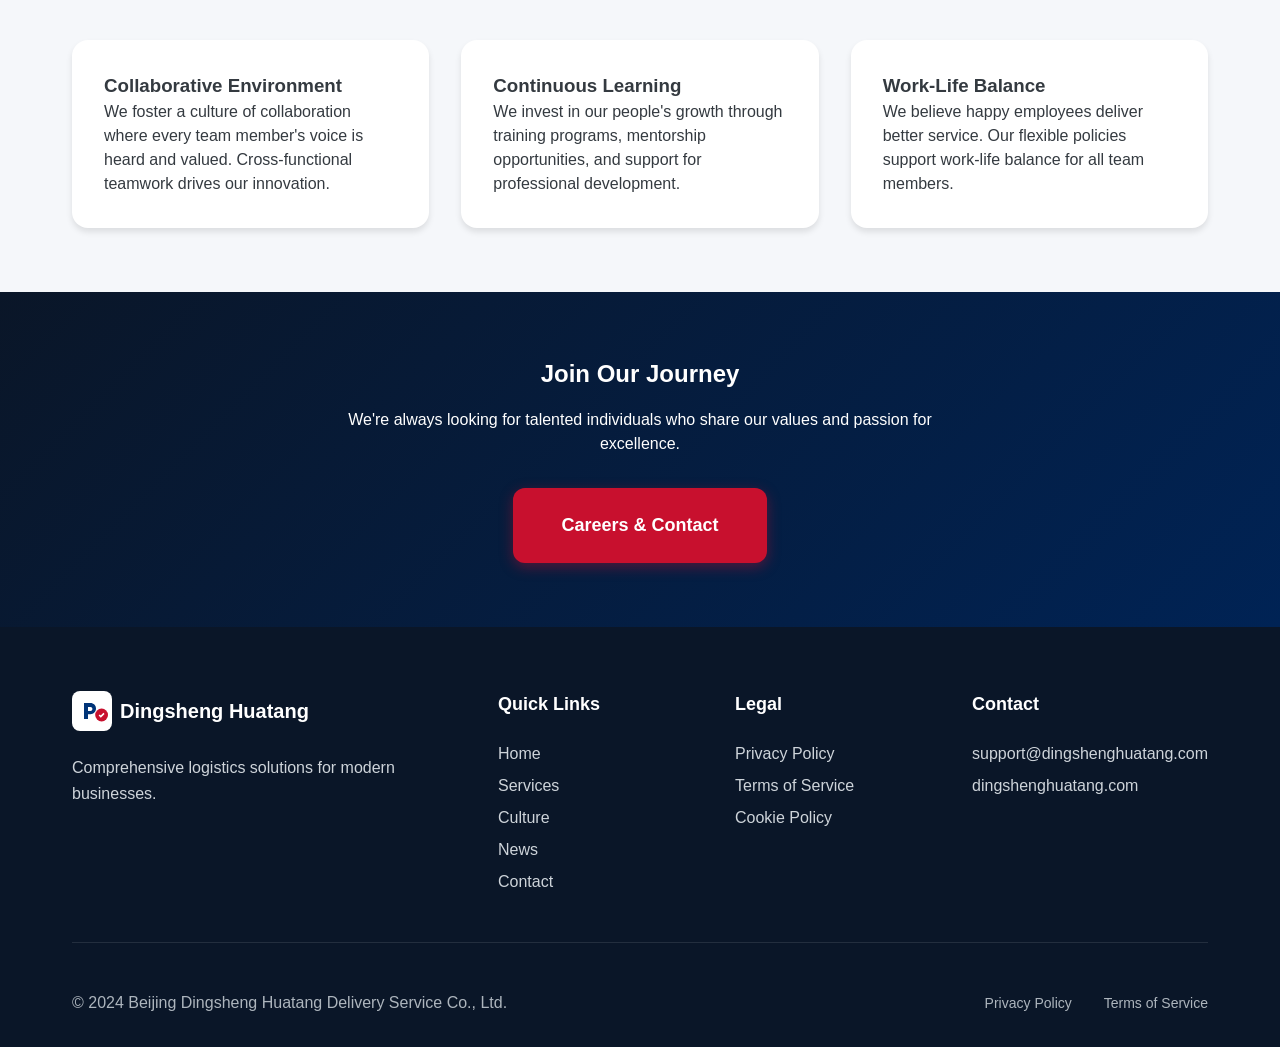
<file: culture.html>
<!DOCTYPE html>
<html lang="en">
<head>
    <meta charset="UTF-8">
    <meta name="viewport" content="width=device-width, initial-scale=1.0">
    <title>Corporate Culture | Beijing Dingsheng Huatang Delivery Service Co., Ltd.</title>
    <meta name="description" content="Discover the corporate culture and values of Beijing Dingsheng Huatang Delivery Service Co., Ltd. Learn about our commitment to excellence, innovation, and customer satisfaction.">
    <meta name="robots" content="index, follow">
    <link rel="canonical" href="https://dingshenghuatang.com/culture.html">
    <link rel="icon" type="image/svg+xml" href="data:image/svg+xml,<svg xmlns='http://www.w3.org/2000/svg' viewBox='0 0 100 100'><rect fill='%23003478' width='100' height='100' rx='20'/><text x='50' y='65' font-size='50' fill='white' text-anchor='middle' font-family='Arial' font-weight='bold'>D</text></svg>">
    <link rel="stylesheet" href="css/style.css">
</head>
<body>
    <header class="header">
        <div class="header-inner">
            <a href="index.html" class="logo">
                <svg viewBox="0 0 50 50"><rect fill="#003478" width="50" height="50" rx="10"/><path d="M15 35V15h8c4 0 7 3 7 7s-3 7-7 7h-3v6h-5zm5-10h3c1.5 0 2.5-1 2.5-2.5S24.5 20 23 20h-3v5z" fill="white"/><circle cx="37" cy="30" r="8" fill="#c8102e"/><path d="M34 30l2 2 4-4" stroke="white" stroke-width="2" fill="none"/></svg>
                <span>Dingsheng Huatang</span>
            </a>
            <nav class="nav-menu">
                <a href="index.html" class="nav-link">Home</a>
                <a href="services.html" class="nav-link">Services</a>
                <a href="culture.html" class="nav-link active">Culture</a>
                <a href="news.html" class="nav-link">News</a>
                <a href="contact.html" class="nav-link">Contact</a>
            </nav>
            <button class="mobile-menu-toggle"><span></span><span></span><span></span></button>
        </div>
    </header>

    <section class="page-header">
        <div class="container">
            <nav class="breadcrumb"><a href="index.html">Home</a><span>/</span><span>Corporate Culture</span></nav>
            <h1>Our Corporate Culture</h1>
            <p>Building a culture of excellence, innovation, and unwavering commitment to customer satisfaction.</p>
        </div>
    </section>

    <!-- Mission & Vision -->
    <section class="section">
        <div class="container">
            <div class="grid grid-2" style="gap: 4rem; align-items: center;">
                <div class="scroll-animate">
                    <span class="section-badge">Our Purpose</span>
                    <h2>Mission Statement</h2>
                    <p>To deliver exceptional logistics solutions that empower businesses and enrich lives through innovative technology, reliable service, and unwavering commitment to excellence. We strive to be the most trusted delivery partner for businesses across China and beyond.</p>
                </div>
                <div class="scroll-animate">
                    <span class="section-badge">Our Vision</span>
                    <h2>Vision</h2>
                    <p>To become the leading integrated logistics service provider in Asia, recognized for our technological innovation, operational excellence, and sustainable practices. We envision a future where seamless delivery is a reality for every business and individual.</p>
                </div>
            </div>
        </div>
    </section>

    <!-- Core Values -->
    <section class="section section-gray">
        <div class="container">
            <div class="section-header scroll-animate">
                <span class="section-badge">Core Values</span>
                <h2>The Principles That Guide Us</h2>
            </div>
            <div class="values-grid">
                <div class="value-card scroll-animate">
                    <div class="value-icon">
                        <svg viewBox="0 0 24 24" fill="none" stroke="currentColor" stroke-width="1.5"><path d="M12 22s8-4 8-10V5l-8-3-8 3v7c0 6 8 10 8 10z"/></svg>
                    </div>
                    <h3 class="value-title">Integrity</h3>
                    <p class="value-description">We conduct business with the highest ethical standards, ensuring transparency and honesty in all our dealings.</p>
                </div>
                <div class="value-card scroll-animate">
                    <div class="value-icon">
                        <svg viewBox="0 0 24 24" fill="none" stroke="currentColor" stroke-width="1.5"><path d="M13 2L3 14h9l-1 8 10-12h-9l1-8z"/></svg>
                    </div>
                    <h3 class="value-title">Excellence</h3>
                    <p class="value-description">We pursue excellence in everything we do, continuously improving our services and exceeding expectations.</p>
                </div>
                <div class="value-card scroll-animate">
                    <div class="value-icon">
                        <svg viewBox="0 0 24 24" fill="none" stroke="currentColor" stroke-width="1.5"><circle cx="12" cy="12" r="10"/><path d="M12 6v6l4 2"/></svg>
                    </div>
                    <h3 class="value-title">Reliability</h3>
                    <p class="value-description">Our customers trust us to deliver on time, every time. We take this responsibility seriously.</p>
                </div>
                <div class="value-card scroll-animate">
                    <div class="value-icon">
                        <svg viewBox="0 0 24 24" fill="none" stroke="currentColor" stroke-width="1.5"><path d="M17 21v-2a4 4 0 0 0-4-4H5a4 4 0 0 0-4 4v2"/><circle cx="9" cy="7" r="4"/><path d="M23 21v-2a4 4 0 0 0-3-3.87M16 3.13a4 4 0 0 1 0 7.75"/></svg>
                    </div>
                    <h3 class="value-title">Customer Focus</h3>
                    <p class="value-description">Our customers are at the heart of everything we do. Their success is our success.</p>
                </div>
                <div class="value-card scroll-animate">
                    <div class="value-icon">
                        <svg viewBox="0 0 24 24" fill="none" stroke="currentColor" stroke-width="1.5"><polygon points="12 2 2 7 12 12 22 7 12 2"/><polyline points="2 17 12 22 22 17"/><polyline points="2 12 12 17 22 12"/></svg>
                    </div>
                    <h3 class="value-title">Innovation</h3>
                    <p class="value-description">We embrace technology and innovation to continuously improve our services and create new solutions.</p>
                </div>
                <div class="value-card scroll-animate">
                    <div class="value-icon">
                        <svg viewBox="0 0 24 24" fill="none" stroke="currentColor" stroke-width="1.5"><path d="M21 12a9 9 0 01-9 9m9-9a9 9 0 00-9-9m9 9H3m9 9a9 9 0 01-9-9m9 9c1.657 0 3-4.03 3-9s-1.343-9-3-9m0 18c-1.657 0-3-4.03-3-9s1.343-9 3-9m-9 9a9 9 0 019-9"/></svg>
                    </div>
                    <h3 class="value-title">Sustainability</h3>
                    <p class="value-description">We are committed to sustainable practices that protect our environment for future generations.</p>
                </div>
            </div>
        </div>
    </section>

    <!-- Company History -->
    <section class="section">
        <div class="container">
            <div class="section-header scroll-animate">
                <span class="section-badge">Our Journey</span>
                <h2>Company History</h2>
            </div>
            <div class="timeline">
                <div class="timeline-item scroll-animate">
                    <div class="timeline-dot"></div>
                    <div class="timeline-year">2015</div>
                    <h3 class="timeline-title">Company Founded</h3>
                    <p class="timeline-text">Beijing Dingsheng Huatang Delivery Service Co., Ltd. was established with a vision to transform urban logistics in China.</p>
                </div>
                <div class="timeline-item scroll-animate">
                    <div class="timeline-dot"></div>
                    <div class="timeline-year">2017</div>
                    <h3 class="timeline-title">Mobile App Launch</h3>
                    <p class="timeline-text">Launched our first mobile application, bringing same-city food delivery services to thousands of users.</p>
                </div>
                <div class="timeline-item scroll-animate">
                    <div class="timeline-dot"></div>
                    <div class="timeline-year">2019</div>
                    <h3 class="timeline-title">Expansion & Growth</h3>
                    <p class="timeline-text">Expanded our service offerings to include freight forwarding and supply chain management solutions.</p>
                </div>
                <div class="timeline-item scroll-animate">
                    <div class="timeline-dot"></div>
                    <div class="timeline-year">2021</div>
                    <h3 class="timeline-title">Technology Innovation</h3>
                    <p class="timeline-text">Introduced AI-powered route optimization and real-time tracking systems for enhanced efficiency.</p>
                </div>
                <div class="timeline-item scroll-animate">
                    <div class="timeline-dot"></div>
                    <div class="timeline-year">2024</div>
                    <h3 class="timeline-title">Market Leadership</h3>
                    <p class="timeline-text">Established as a leading provider of integrated logistics solutions with nationwide coverage.</p>
                </div>
            </div>
        </div>
    </section>

    <!-- Team Culture -->
    <section class="section section-gray">
        <div class="container">
            <div class="section-header scroll-animate">
                <span class="section-badge">Our People</span>
                <h2>Building Our Team Culture</h2>
            </div>
            <div class="grid grid-3">
                <div class="card scroll-animate">
                    <h3>Collaborative Environment</h3>
                    <p>We foster a culture of collaboration where every team member's voice is heard and valued. Cross-functional teamwork drives our innovation.</p>
                </div>
                <div class="card scroll-animate">
                    <h3>Continuous Learning</h3>
                    <p>We invest in our people's growth through training programs, mentorship opportunities, and support for professional development.</p>
                </div>
                <div class="card scroll-animate">
                    <h3>Work-Life Balance</h3>
                    <p>We believe happy employees deliver better service. Our flexible policies support work-life balance for all team members.</p>
                </div>
            </div>
        </div>
    </section>

    <!-- CTA -->
    <section class="section section-dark">
        <div class="container text-center scroll-animate">
            <h2>Join Our Journey</h2>
            <p style="max-width: 600px; margin: 1rem auto 2rem;">We're always looking for talented individuals who share our values and passion for excellence.</p>
            <a href="contact.html" class="btn btn-primary btn-lg">Careers & Contact</a>
        </div>
    </section>

    <footer class="footer">
        <div class="container">
            <div class="footer-main">
                <div class="footer-brand">
                    <a href="index.html" class="logo"><svg viewBox="0 0 50 50" width="50" height="50"><rect fill="white" width="50" height="50" rx="10"/><path d="M15 35V15h8c4 0 7 3 7 7s-3 7-7 7h-3v6h-5zm5-10h3c1.5 0 2.5-1 2.5-2.5S24.5 20 23 20h-3v5z" fill="#003478"/><circle cx="37" cy="30" r="8" fill="#c8102e"/><path d="M34 30l2 2 4-4" stroke="white" stroke-width="2" fill="none"/></svg><span style="color: white;">Dingsheng Huatang</span></a>
                    <p>Comprehensive logistics solutions for modern businesses.</p>
                </div>
                <div class="footer-column"><h4>Quick Links</h4><nav class="footer-links"><a href="index.html">Home</a><a href="services.html">Services</a><a href="culture.html">Culture</a><a href="news.html">News</a><a href="contact.html">Contact</a></nav></div>
                <div class="footer-column"><h4>Legal</h4><nav class="footer-links"><a href="privacy-policy.html">Privacy Policy</a><a href="terms-of-service.html">Terms of Service</a><a href="privacy-policy.html#cookies">Cookie Policy</a></nav></div>
                <div class="footer-column"><h4>Contact</h4><div class="footer-links"><p style="color: var(--gray-400);">support@dingshenghuatang.com</p><p style="color: var(--gray-400);">dingshenghuatang.com</p></div></div>
            </div>
            <div class="footer-bottom"><p>&copy; 2024 Beijing Dingsheng Huatang Delivery Service Co., Ltd.</p><nav class="footer-legal"><a href="privacy-policy.html">Privacy Policy</a><a href="terms-of-service.html">Terms of Service</a></nav></div>
        </div>
    </footer>

    <div class="cookie-banner"><div class="cookie-content"><div class="cookie-text"><p>We use cookies. <a href="privacy-policy.html">Learn more</a></p></div><div class="cookie-buttons"><button class="btn btn-secondary cookie-accept">Accept</button></div></div></div>
    <button class="scroll-top"><svg viewBox="0 0 24 24" fill="none" stroke="currentColor" stroke-width="2"><polyline points="18 15 12 9 6 15"/></svg></button>
    <script src="js/main.js"></script>
</body>
</html>
</file>
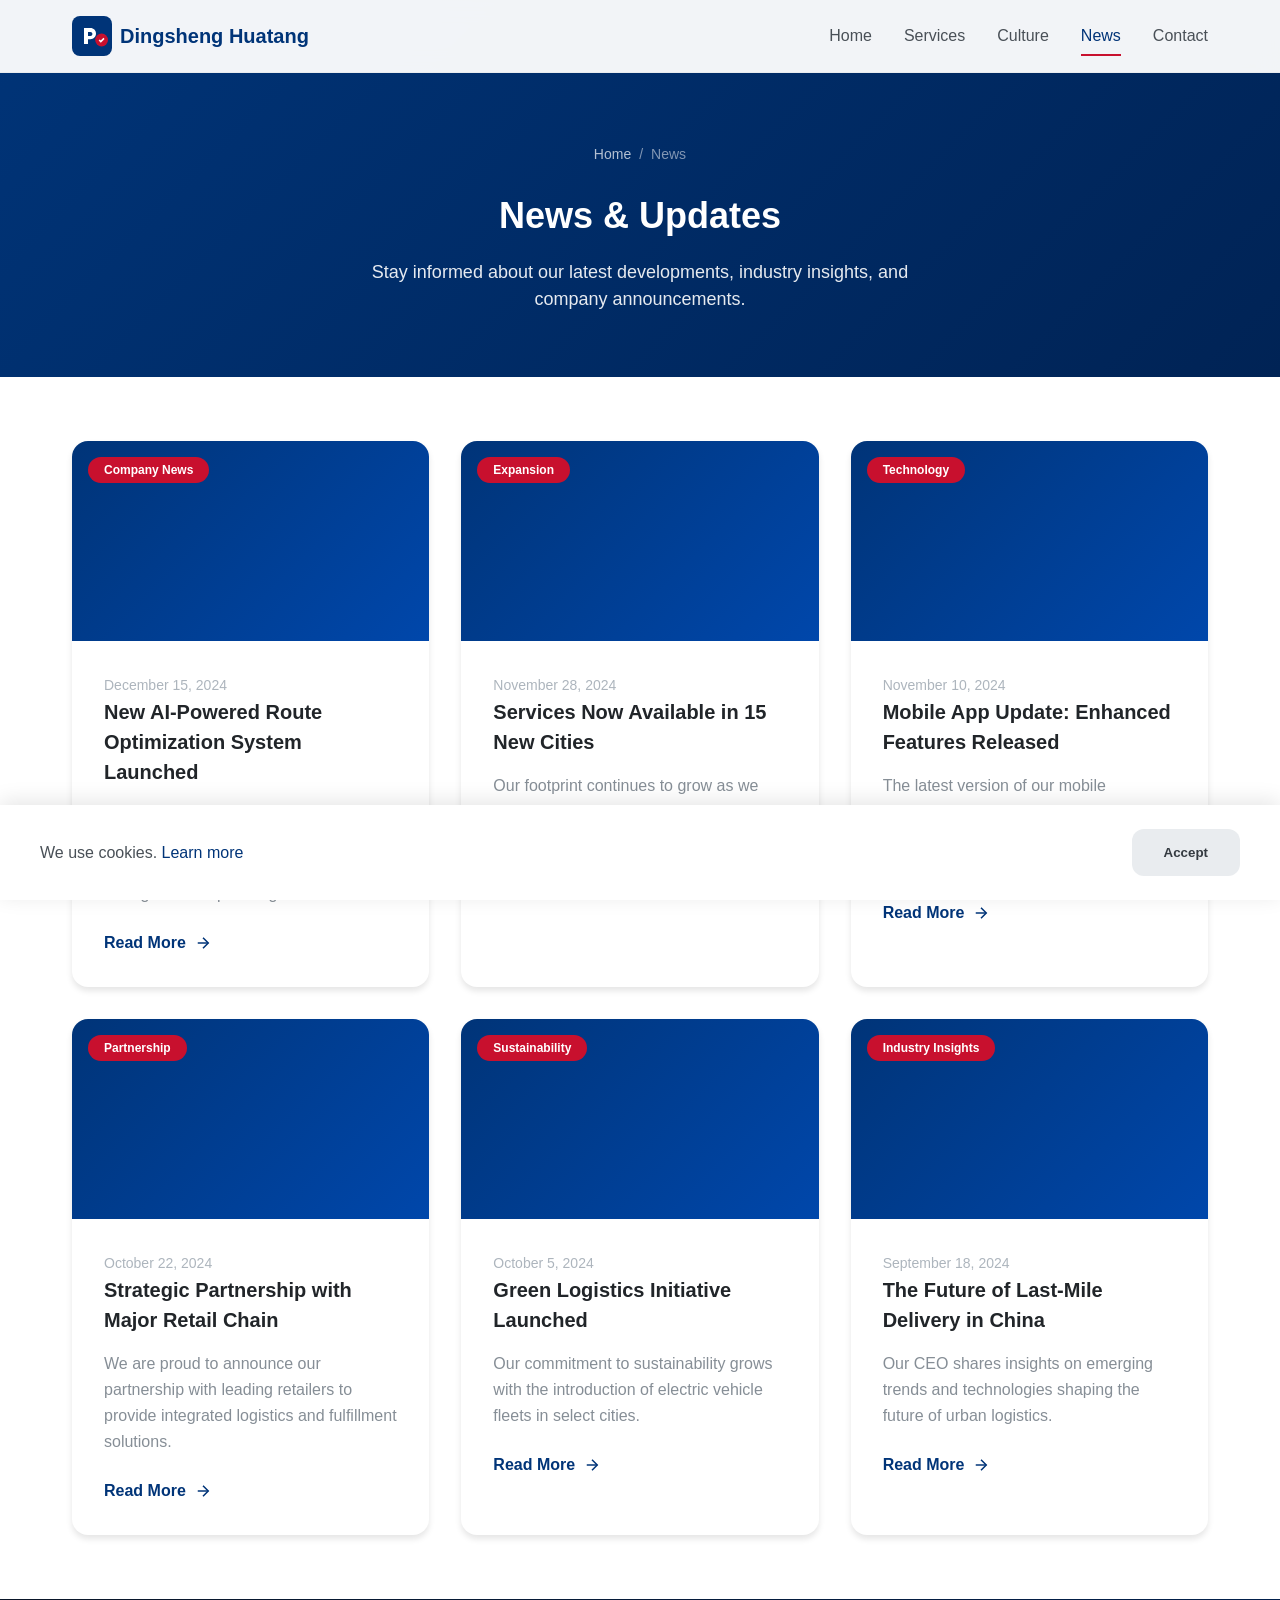
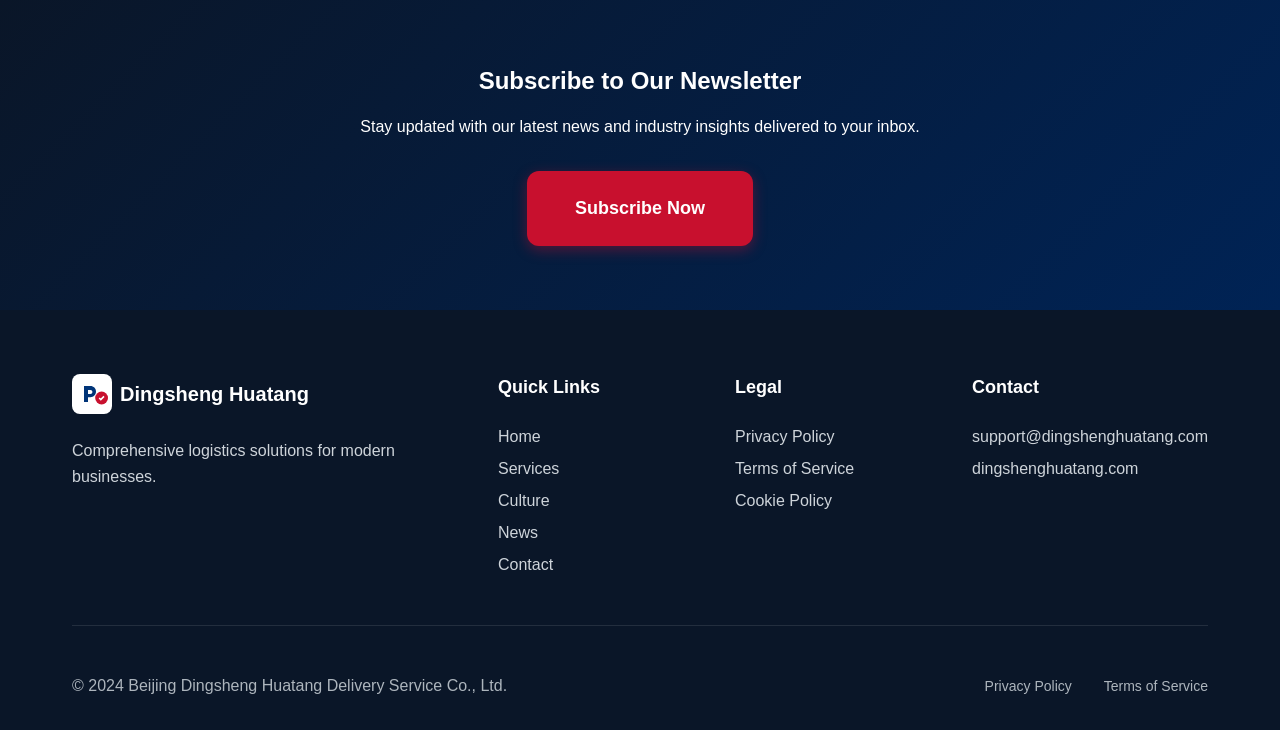
<file: news.html>
<!DOCTYPE html>
<html lang="en">
<head>
    <meta charset="UTF-8">
    <meta name="viewport" content="width=device-width, initial-scale=1.0">
    <title>News & Updates | Beijing Dingsheng Huatang Delivery Service Co., Ltd.</title>
    <meta name="description" content="Stay updated with the latest news, announcements, and insights from Beijing Dingsheng Huatang Delivery Service Co., Ltd.">
    <meta name="robots" content="index, follow">
    <link rel="canonical" href="https://dingshenghuatang.com/news.html">
    <link rel="icon" type="image/svg+xml" href="data:image/svg+xml,<svg xmlns='http://www.w3.org/2000/svg' viewBox='0 0 100 100'><rect fill='%23003478' width='100' height='100' rx='20'/><text x='50' y='65' font-size='50' fill='white' text-anchor='middle' font-family='Arial' font-weight='bold'>D</text></svg>">
    <link rel="stylesheet" href="css/style.css">
</head>
<body>
    <header class="header">
        <div class="header-inner">
            <a href="index.html" class="logo">
                <svg viewBox="0 0 50 50"><rect fill="#003478" width="50" height="50" rx="10"/><path d="M15 35V15h8c4 0 7 3 7 7s-3 7-7 7h-3v6h-5zm5-10h3c1.5 0 2.5-1 2.5-2.5S24.5 20 23 20h-3v5z" fill="white"/><circle cx="37" cy="30" r="8" fill="#c8102e"/><path d="M34 30l2 2 4-4" stroke="white" stroke-width="2" fill="none"/></svg>
                <span>Dingsheng Huatang</span>
            </a>
            <nav class="nav-menu">
                <a href="index.html" class="nav-link">Home</a>
                <a href="services.html" class="nav-link">Services</a>
                <a href="culture.html" class="nav-link">Culture</a>
                <a href="news.html" class="nav-link active">News</a>
                <a href="contact.html" class="nav-link">Contact</a>
            </nav>
            <button class="mobile-menu-toggle"><span></span><span></span><span></span></button>
        </div>
    </header>

    <section class="page-header">
        <div class="container">
            <nav class="breadcrumb"><a href="index.html">Home</a><span>/</span><span>News</span></nav>
            <h1>News & Updates</h1>
            <p>Stay informed about our latest developments, industry insights, and company announcements.</p>
        </div>
    </section>

    <section class="section">
        <div class="container">
            <div class="news-grid">
                <article class="news-card scroll-animate">
                    <div class="news-image"><span class="news-category">Company News</span></div>
                    <div class="news-content">
                        <span class="news-date">December 15, 2024</span>
                        <h3 class="news-title">New AI-Powered Route Optimization System Launched</h3>
                        <p class="news-excerpt">We have successfully deployed our next-generation AI system that reduces delivery times by up to 25% through intelligent route planning.</p>
                        <a href="#" class="news-link">Read More <svg viewBox="0 0 24 24" fill="none" stroke="currentColor" stroke-width="2"><line x1="5" y1="12" x2="19" y2="12"/><polyline points="12 5 19 12 12 19"/></svg></a>
                    </div>
                </article>

                <article class="news-card scroll-animate">
                    <div class="news-image"><span class="news-category">Expansion</span></div>
                    <div class="news-content">
                        <span class="news-date">November 28, 2024</span>
                        <h3 class="news-title">Services Now Available in 15 New Cities</h3>
                        <p class="news-excerpt">Our footprint continues to grow as we expand same-city delivery services to additional urban centers across China.</p>
                        <a href="#" class="news-link">Read More <svg viewBox="0 0 24 24" fill="none" stroke="currentColor" stroke-width="2"><line x1="5" y1="12" x2="19" y2="12"/><polyline points="12 5 19 12 12 19"/></svg></a>
                    </div>
                </article>

                <article class="news-card scroll-animate">
                    <div class="news-image"><span class="news-category">Technology</span></div>
                    <div class="news-content">
                        <span class="news-date">November 10, 2024</span>
                        <h3 class="news-title">Mobile App Update: Enhanced Features Released</h3>
                        <p class="news-excerpt">The latest version of our mobile application introduces improved tracking, faster checkout, and new reward features for users.</p>
                        <a href="#" class="news-link">Read More <svg viewBox="0 0 24 24" fill="none" stroke="currentColor" stroke-width="2"><line x1="5" y1="12" x2="19" y2="12"/><polyline points="12 5 19 12 12 19"/></svg></a>
                    </div>
                </article>

                <article class="news-card scroll-animate">
                    <div class="news-image"><span class="news-category">Partnership</span></div>
                    <div class="news-content">
                        <span class="news-date">October 22, 2024</span>
                        <h3 class="news-title">Strategic Partnership with Major Retail Chain</h3>
                        <p class="news-excerpt">We are proud to announce our partnership with leading retailers to provide integrated logistics and fulfillment solutions.</p>
                        <a href="#" class="news-link">Read More <svg viewBox="0 0 24 24" fill="none" stroke="currentColor" stroke-width="2"><line x1="5" y1="12" x2="19" y2="12"/><polyline points="12 5 19 12 12 19"/></svg></a>
                    </div>
                </article>

                <article class="news-card scroll-animate">
                    <div class="news-image"><span class="news-category">Sustainability</span></div>
                    <div class="news-content">
                        <span class="news-date">October 5, 2024</span>
                        <h3 class="news-title">Green Logistics Initiative Launched</h3>
                        <p class="news-excerpt">Our commitment to sustainability grows with the introduction of electric vehicle fleets in select cities.</p>
                        <a href="#" class="news-link">Read More <svg viewBox="0 0 24 24" fill="none" stroke="currentColor" stroke-width="2"><line x1="5" y1="12" x2="19" y2="12"/><polyline points="12 5 19 12 12 19"/></svg></a>
                    </div>
                </article>

                <article class="news-card scroll-animate">
                    <div class="news-image"><span class="news-category">Industry Insights</span></div>
                    <div class="news-content">
                        <span class="news-date">September 18, 2024</span>
                        <h3 class="news-title">The Future of Last-Mile Delivery in China</h3>
                        <p class="news-excerpt">Our CEO shares insights on emerging trends and technologies shaping the future of urban logistics.</p>
                        <a href="#" class="news-link">Read More <svg viewBox="0 0 24 24" fill="none" stroke="currentColor" stroke-width="2"><line x1="5" y1="12" x2="19" y2="12"/><polyline points="12 5 19 12 12 19"/></svg></a>
                    </div>
                </article>
            </div>
        </div>
    </section>

    <section class="section section-dark">
        <div class="container text-center scroll-animate">
            <h2>Subscribe to Our Newsletter</h2>
            <p style="max-width: 600px; margin: 1rem auto 2rem;">Stay updated with our latest news and industry insights delivered to your inbox.</p>
            <a href="contact.html" class="btn btn-primary btn-lg">Subscribe Now</a>
        </div>
    </section>

    <footer class="footer">
        <div class="container">
            <div class="footer-main">
                <div class="footer-brand">
                    <a href="index.html" class="logo"><svg viewBox="0 0 50 50" width="50" height="50"><rect fill="white" width="50" height="50" rx="10"/><path d="M15 35V15h8c4 0 7 3 7 7s-3 7-7 7h-3v6h-5zm5-10h3c1.5 0 2.5-1 2.5-2.5S24.5 20 23 20h-3v5z" fill="#003478"/><circle cx="37" cy="30" r="8" fill="#c8102e"/><path d="M34 30l2 2 4-4" stroke="white" stroke-width="2" fill="none"/></svg><span style="color: white;">Dingsheng Huatang</span></a>
                    <p>Comprehensive logistics solutions for modern businesses.</p>
                </div>
                <div class="footer-column"><h4>Quick Links</h4><nav class="footer-links"><a href="index.html">Home</a><a href="services.html">Services</a><a href="culture.html">Culture</a><a href="news.html">News</a><a href="contact.html">Contact</a></nav></div>
                <div class="footer-column"><h4>Legal</h4><nav class="footer-links"><a href="privacy-policy.html">Privacy Policy</a><a href="terms-of-service.html">Terms of Service</a><a href="privacy-policy.html#cookies">Cookie Policy</a></nav></div>
                <div class="footer-column"><h4>Contact</h4><div class="footer-links"><p style="color: var(--gray-400);">support@dingshenghuatang.com</p><p style="color: var(--gray-400);">dingshenghuatang.com</p></div></div>
            </div>
            <div class="footer-bottom"><p>&copy; 2024 Beijing Dingsheng Huatang Delivery Service Co., Ltd.</p><nav class="footer-legal"><a href="privacy-policy.html">Privacy Policy</a><a href="terms-of-service.html">Terms of Service</a></nav></div>
        </div>
    </footer>

    <div class="cookie-banner"><div class="cookie-content"><div class="cookie-text"><p>We use cookies. <a href="privacy-policy.html">Learn more</a></p></div><div class="cookie-buttons"><button class="btn btn-secondary cookie-accept">Accept</button></div></div></div>
    <button class="scroll-top"><svg viewBox="0 0 24 24" fill="none" stroke="currentColor" stroke-width="2"><polyline points="18 15 12 9 6 15"/></svg></button>
    <script src="js/main.js"></script>
</body>
</html>
</file>
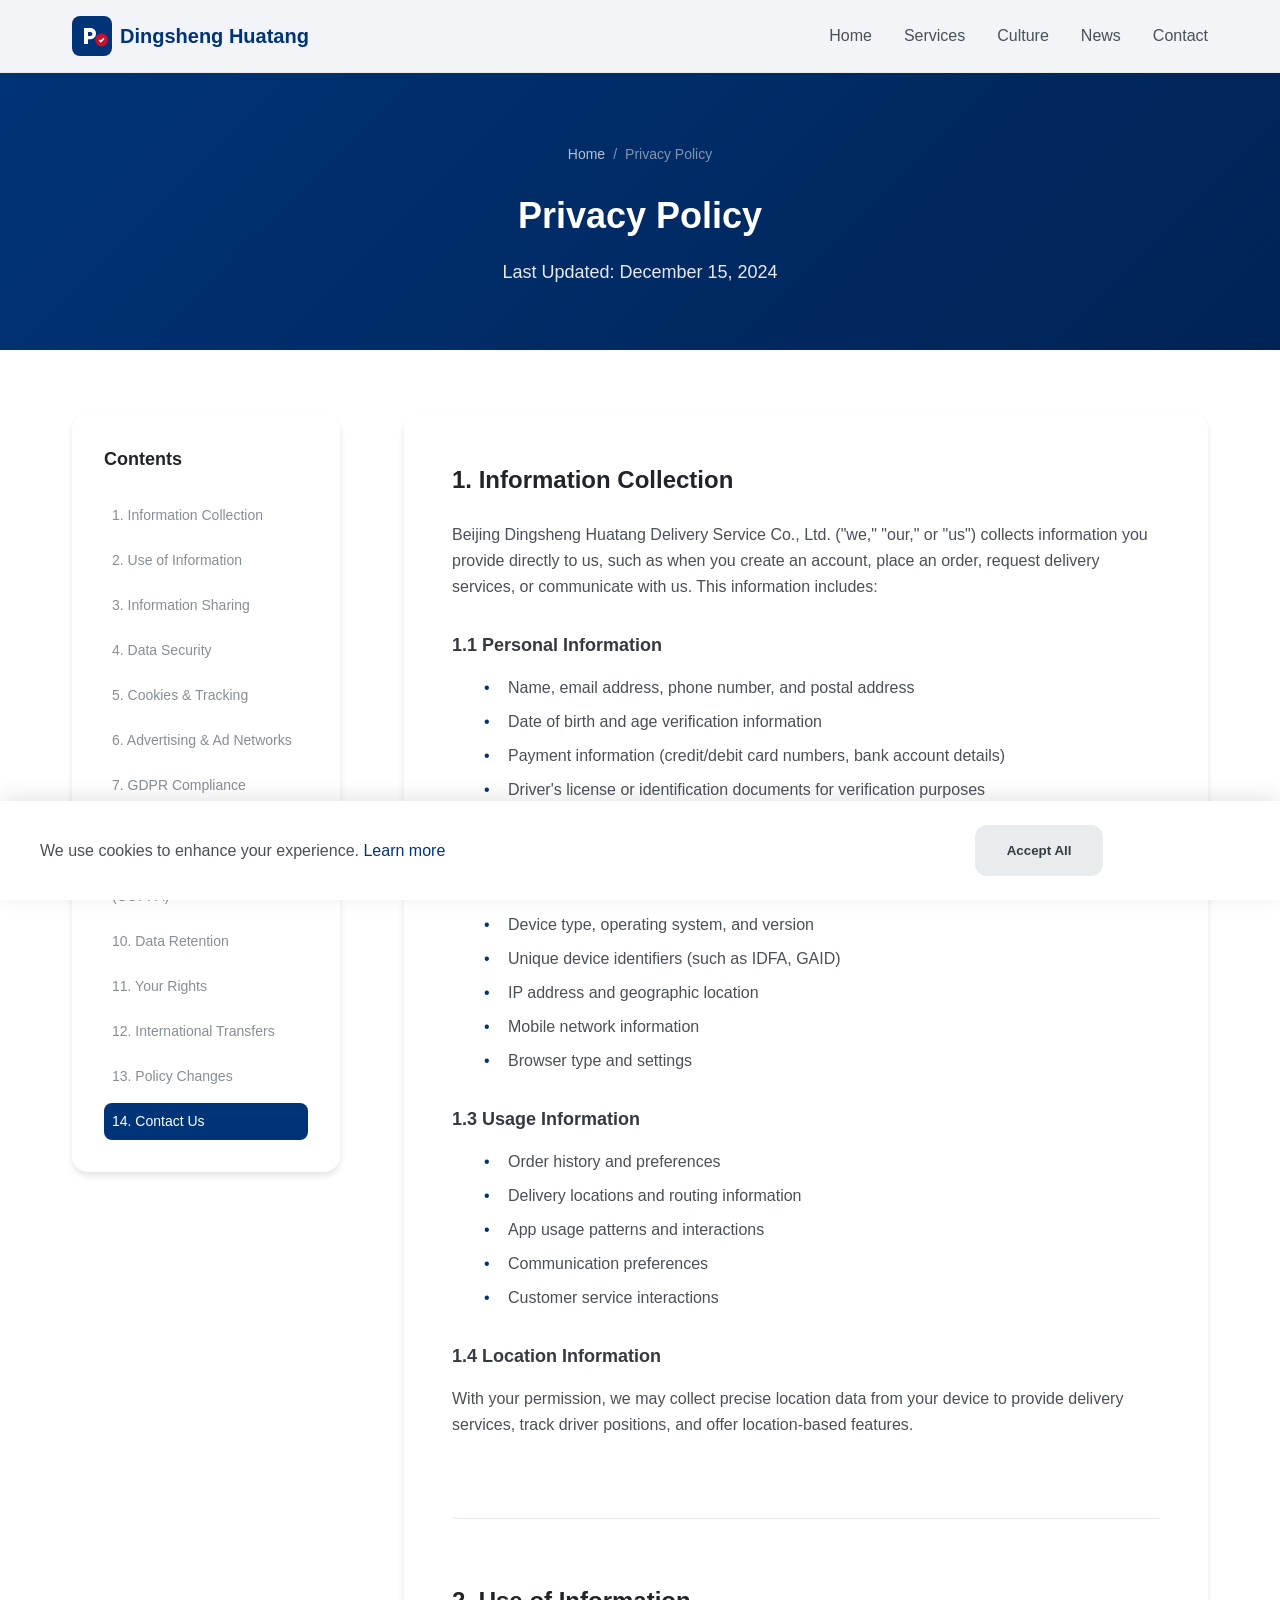
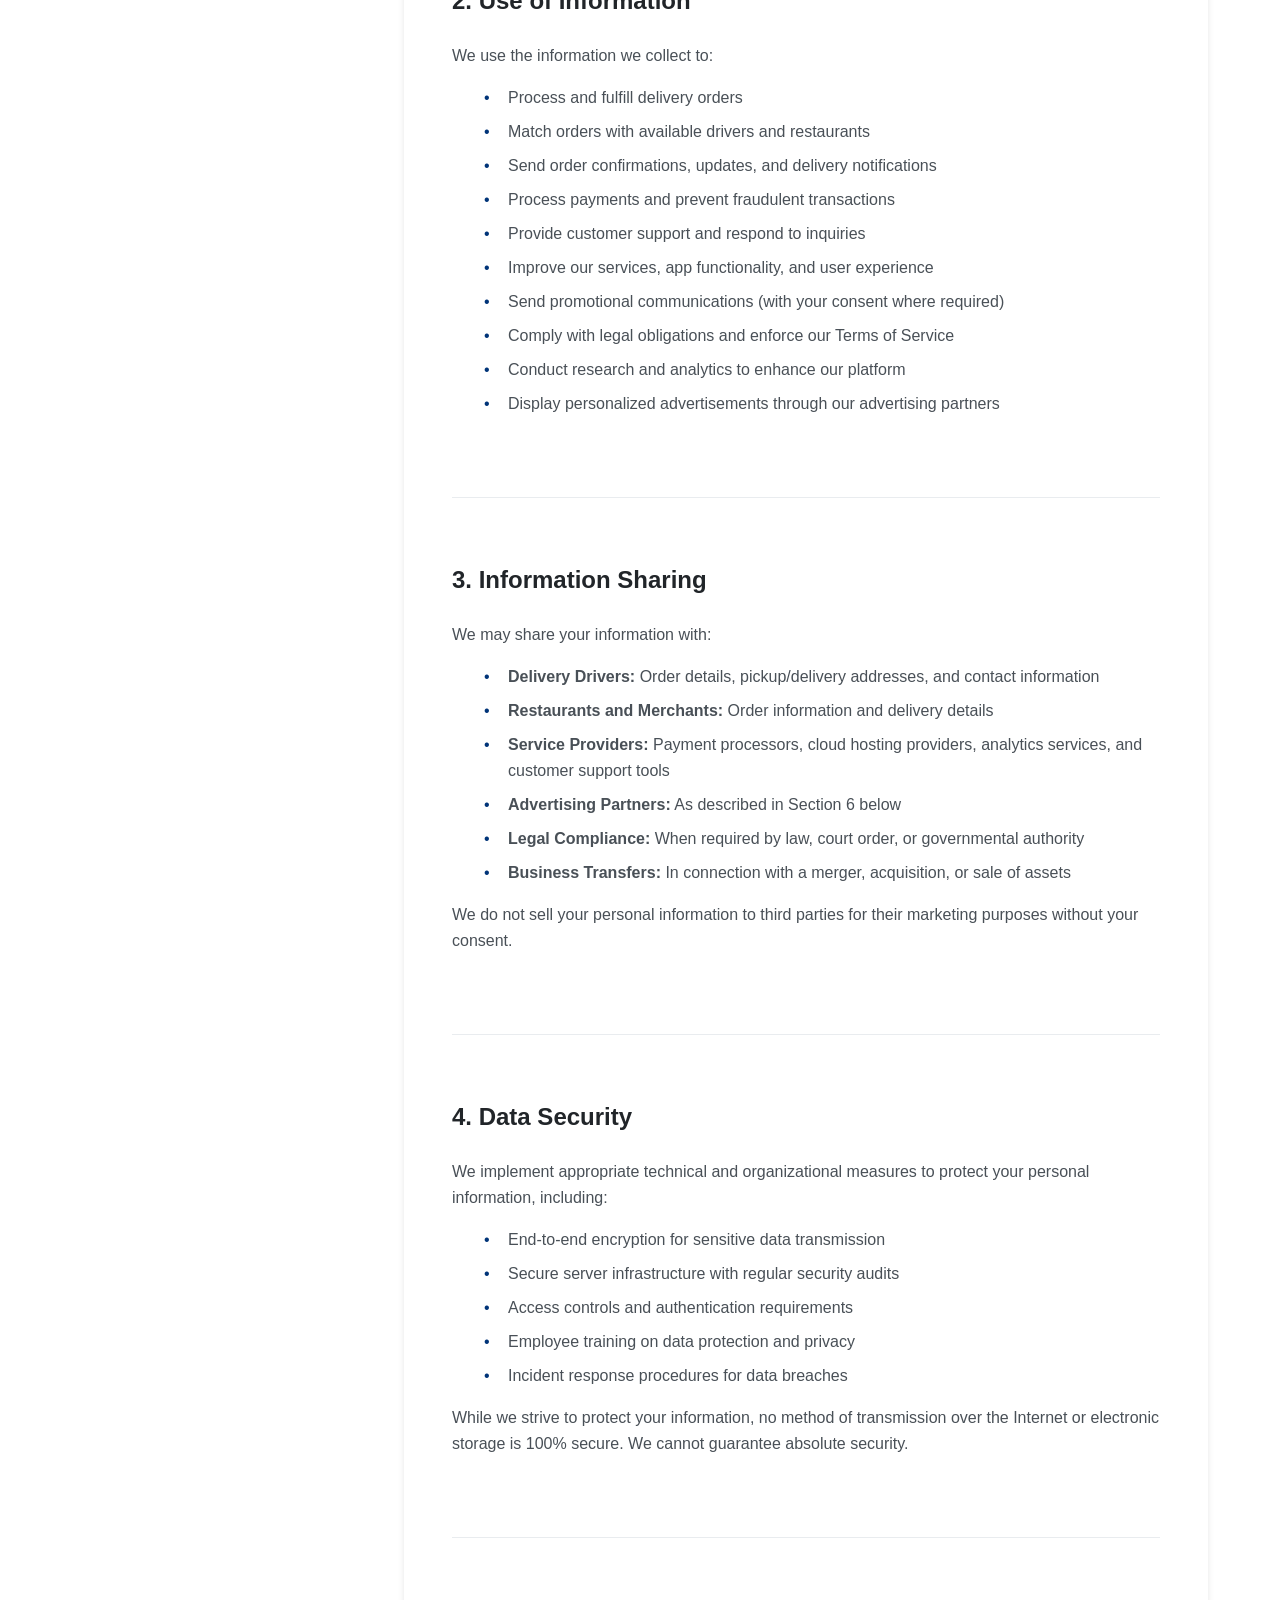
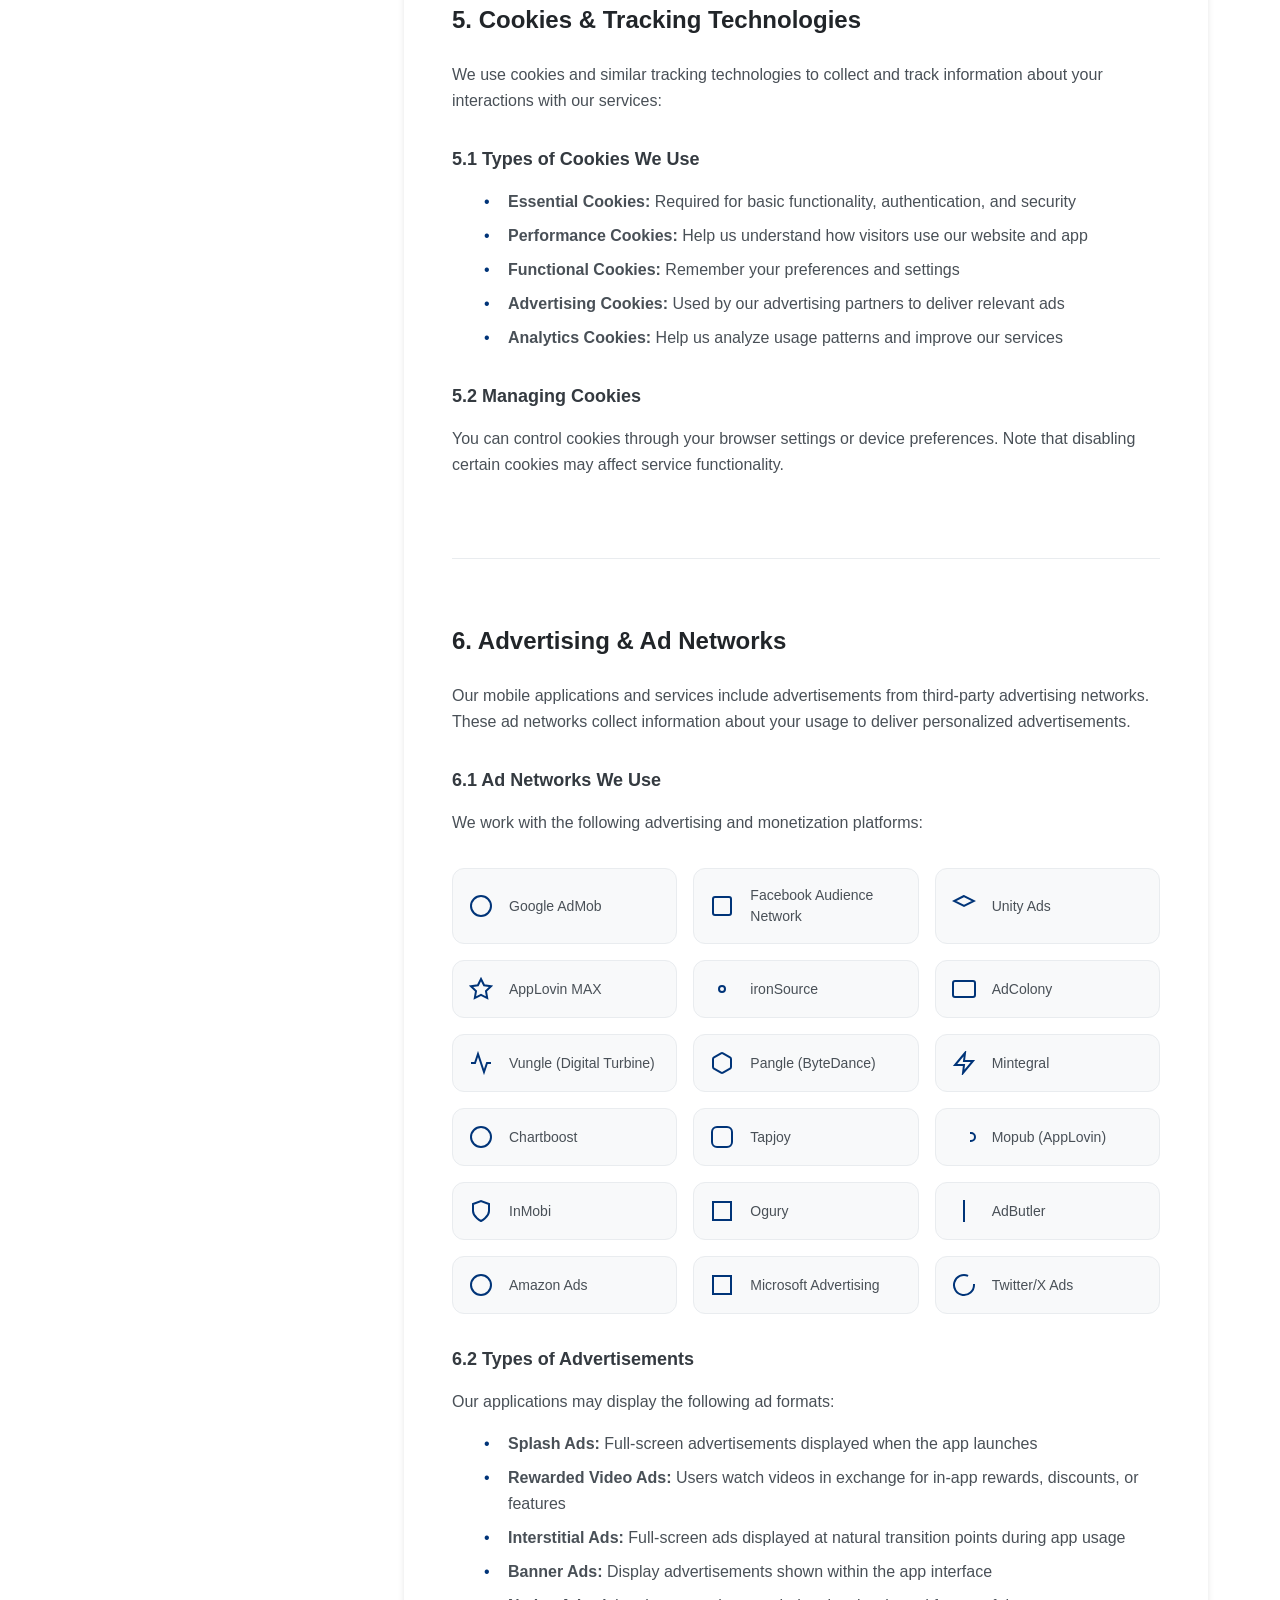
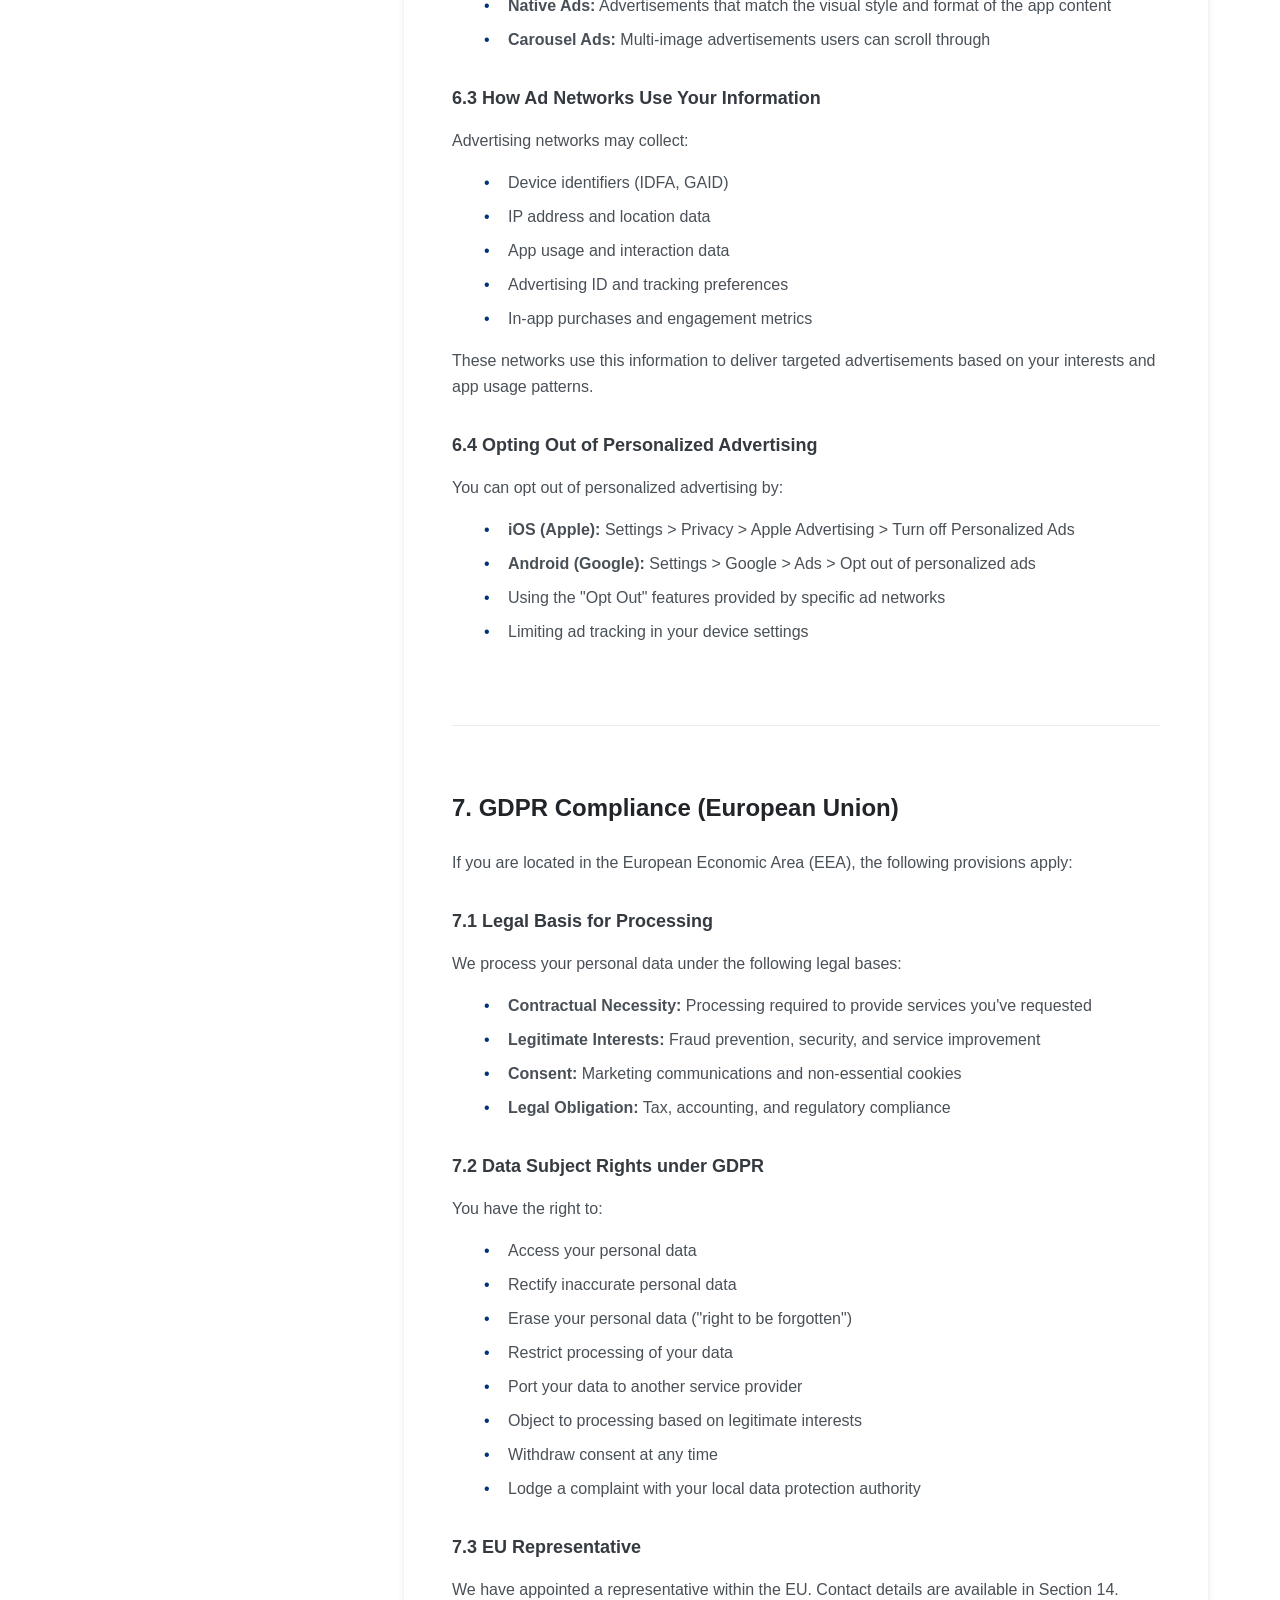
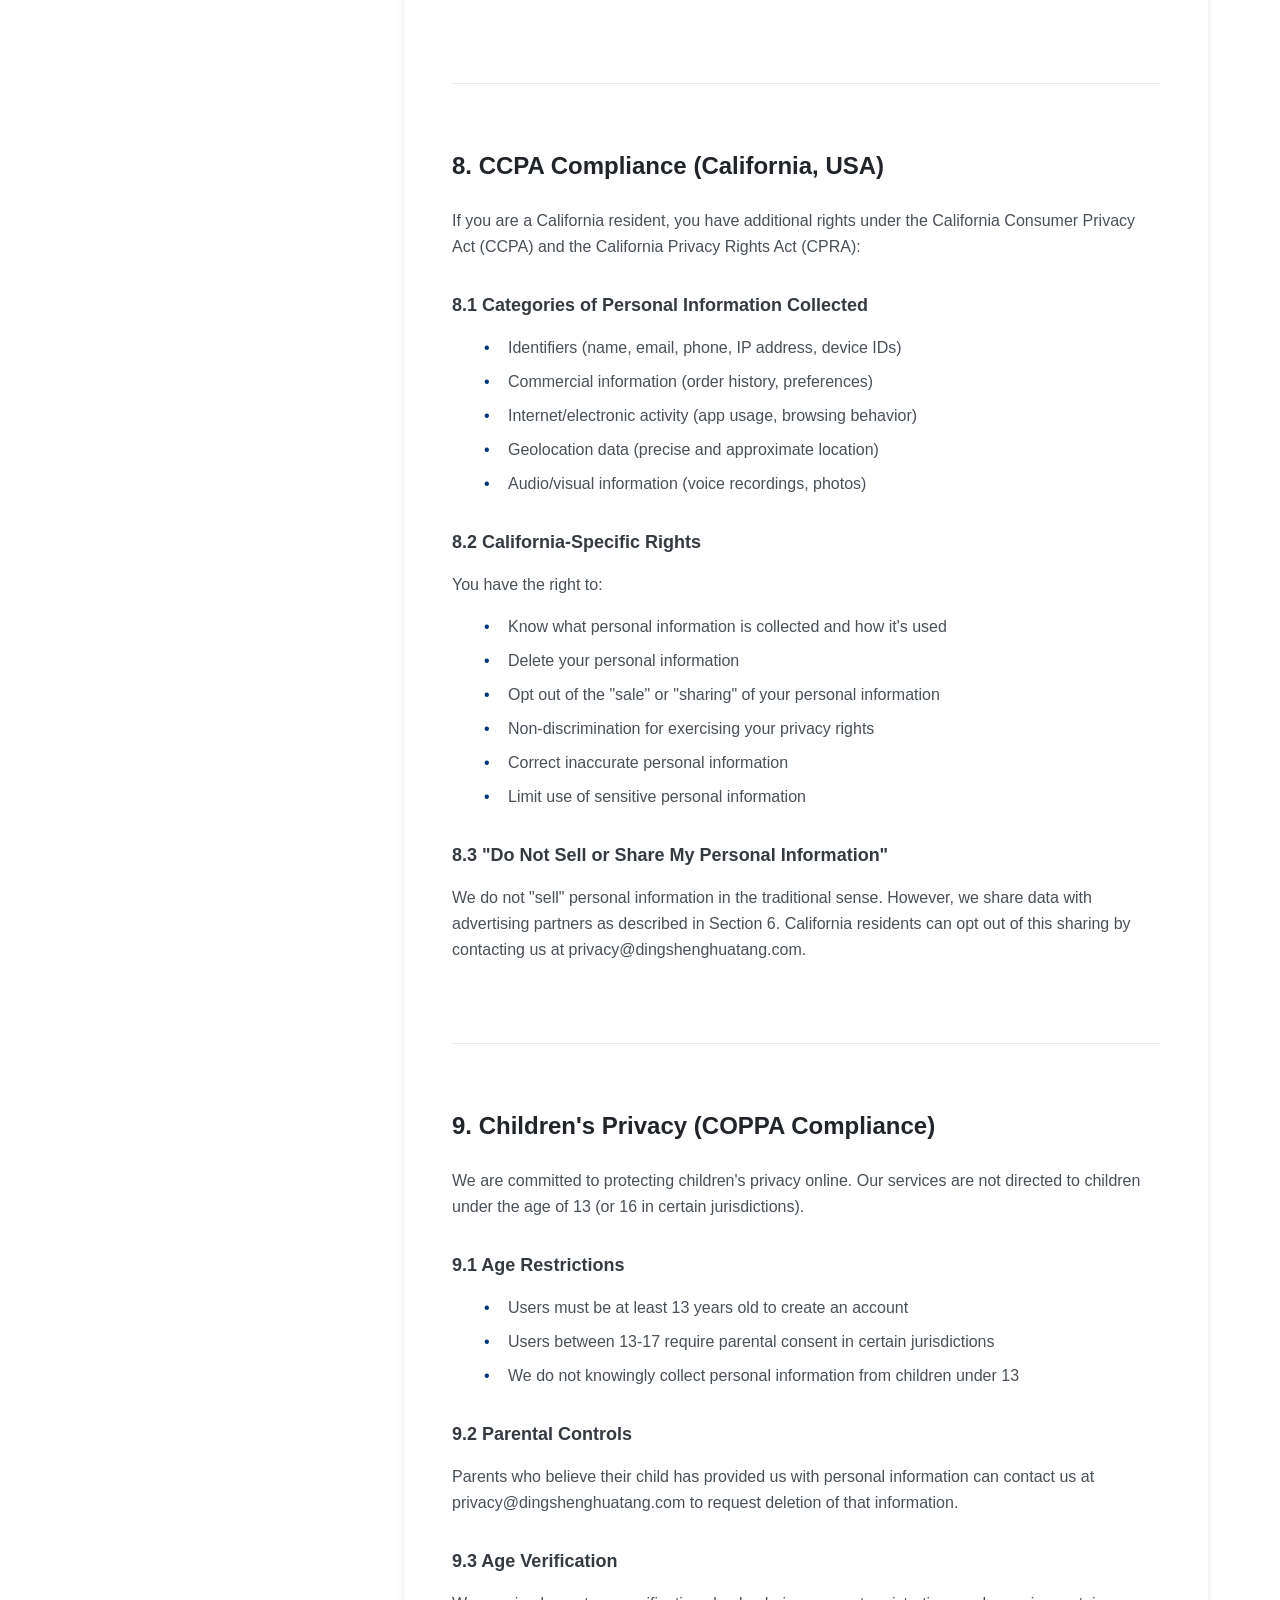
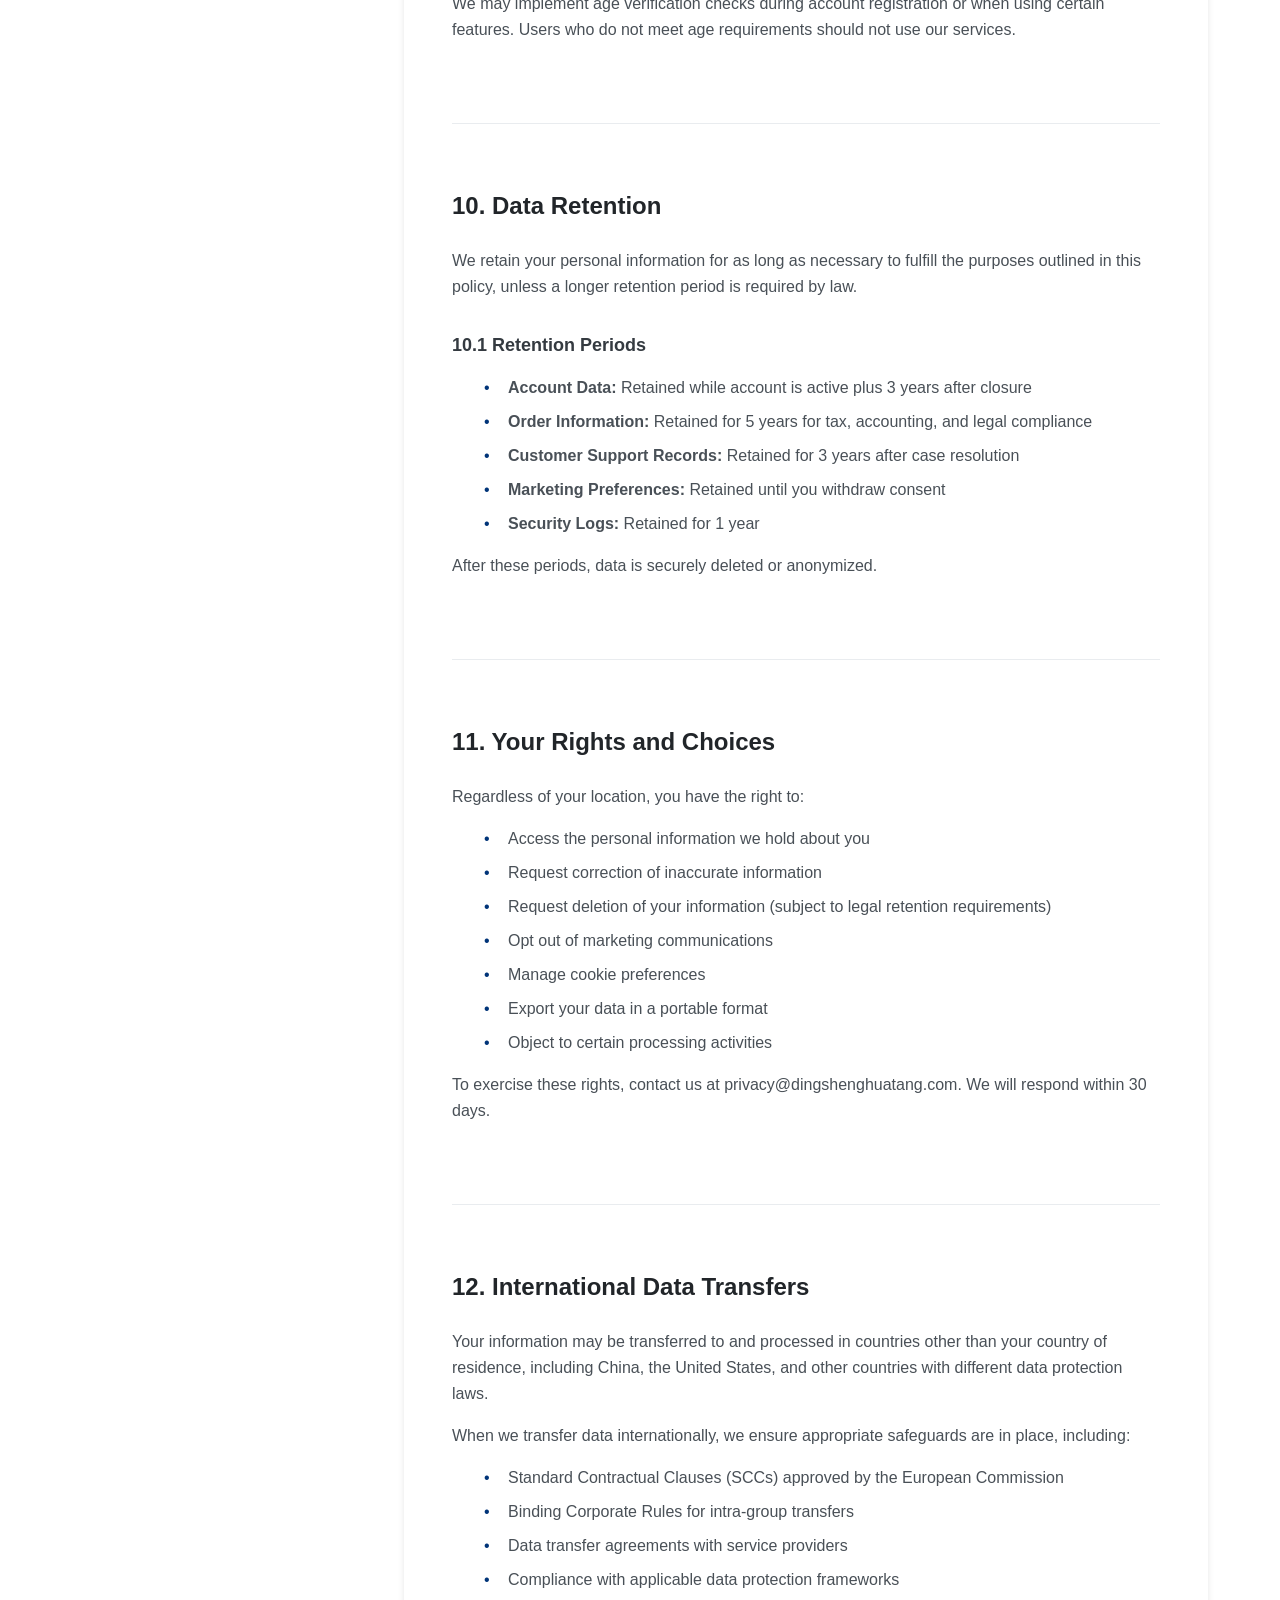
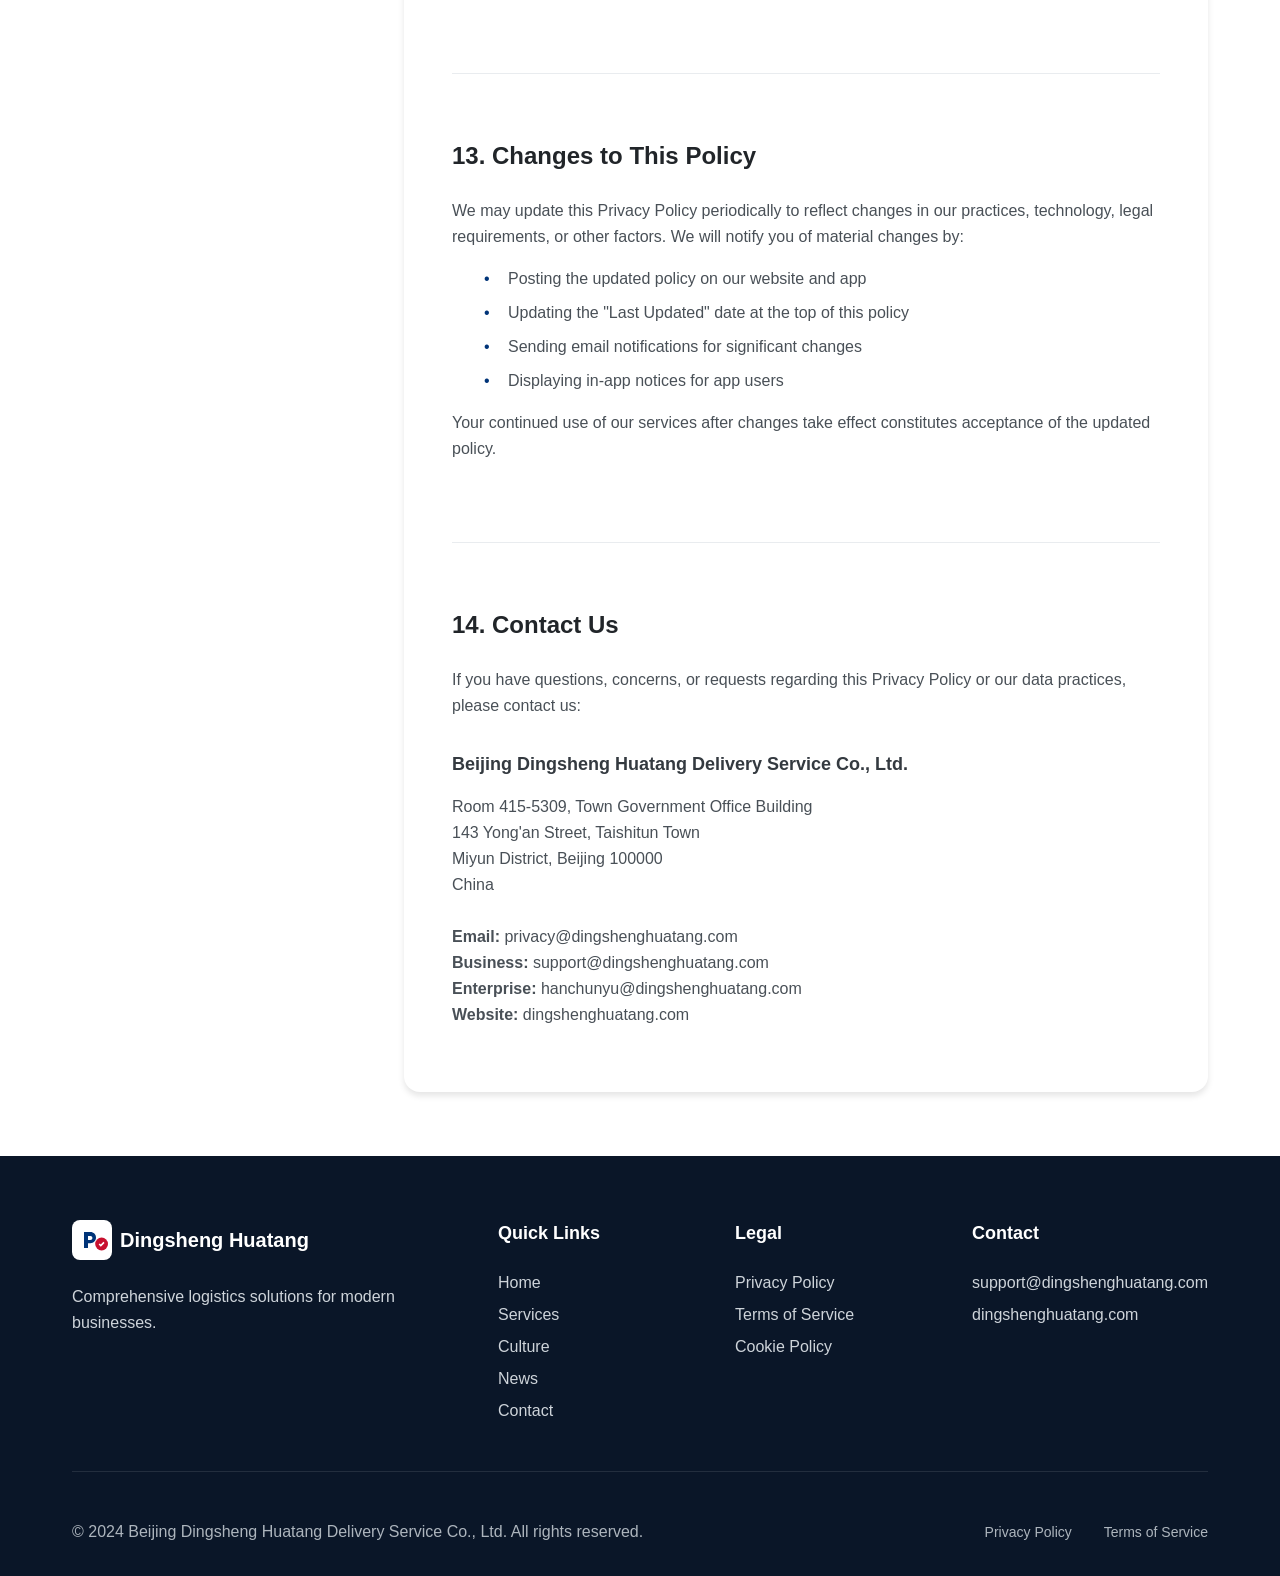
<file: privacy-policy.html>
<!DOCTYPE html>
<html lang="en">
<head>
    <meta charset="UTF-8">
    <meta name="viewport" content="width=device-width, initial-scale=1.0">
    <title>Privacy Policy | Beijing Dingsheng Huatang Delivery Service Co., Ltd.</title>
    <meta name="description" content="Privacy Policy for Beijing Dingsheng Huatang Delivery Service Co., Ltd. Learn how we collect, use, and protect your personal information.">
    <meta name="robots" content="noindex, follow">
    <link rel="canonical" href="https://dingshenghuatang.com/privacy-policy.html">
    <link rel="icon" type="image/svg+xml" href="data:image/svg+xml,<svg xmlns='http://www.w3.org/2000/svg' viewBox='0 0 100 100'><rect fill='%23003478' width='100' height='100' rx='20'/><text x='50' y='65' font-size='50' fill='white' text-anchor='middle' font-family='Arial' font-weight='bold'>D</text></svg>">
    <link rel="stylesheet" href="css/style.css">
</head>
<body>
    <header class="header">
        <div class="header-inner">
            <a href="index.html" class="logo">
                <svg viewBox="0 0 50 50"><rect fill="#003478" width="50" height="50" rx="10"/><path d="M15 35V15h8c4 0 7 3 7 7s-3 7-7 7h-3v6h-5zm5-10h3c1.5 0 2.5-1 2.5-2.5S24.5 20 23 20h-3v5z" fill="white"/><circle cx="37" cy="30" r="8" fill="#c8102e"/><path d="M34 30l2 2 4-4" stroke="white" stroke-width="2" fill="none"/></svg>
                <span>Dingsheng Huatang</span>
            </a>
            <nav class="nav-menu">
                <a href="index.html" class="nav-link">Home</a>
                <a href="services.html" class="nav-link">Services</a>
                <a href="culture.html" class="nav-link">Culture</a>
                <a href="news.html" class="nav-link">News</a>
                <a href="contact.html" class="nav-link">Contact</a>
            </nav>
            <button class="mobile-menu-toggle"><span></span><span></span><span></span></button>
        </div>
    </header>

    <section class="page-header">
        <div class="container">
            <nav class="breadcrumb"><a href="index.html">Home</a><span>/</span><span>Privacy Policy</span></nav>
            <h1>Privacy Policy</h1>
            <p>Last Updated: December 15, 2024</p>
        </div>
    </section>

    <section class="section">
        <div class="container">
            <div class="grid" style="grid-template-columns: 1fr 3fr; gap: 4rem;">
                <!-- Table of Contents -->
                <div>
                    <div class="toc">
                        <h3>Contents</h3>
                        <nav class="toc-list">
                            <a href="#information-collection">1. Information Collection</a>
                            <a href="#information-use">2. Use of Information</a>
                            <a href="#information-sharing">3. Information Sharing</a>
                            <a href="#data-security">4. Data Security</a>
                            <a href="#cookies">5. Cookies & Tracking</a>
                            <a href="#advertising">6. Advertising & Ad Networks</a>
                            <a href="#gdpr">7. GDPR Compliance</a>
                            <a href="#ccpa">8. CCPA Compliance</a>
                            <a href="#coppa">9. Children's Privacy (COPPA)</a>
                            <a href="#data-retention">10. Data Retention</a>
                            <a href="#user-rights">11. Your Rights</a>
                            <a href="#international">12. International Transfers</a>
                            <a href="#policy-changes">13. Policy Changes</a>
                            <a href="#contact">14. Contact Us</a>
                        </nav>
                    </div>
                </div>

                <!-- Content -->
                <div class="legal-content">
                    <section id="information-collection" class="legal-section">
                        <h2>1. Information Collection</h2>
                        <p>Beijing Dingsheng Huatang Delivery Service Co., Ltd. ("we," "our," or "us") collects information you provide directly to us, such as when you create an account, place an order, request delivery services, or communicate with us. This information includes:</p>
                        
                        <h3>1.1 Personal Information</h3>
                        <ul>
                            <li>Name, email address, phone number, and postal address</li>
                            <li>Date of birth and age verification information</li>
                            <li>Payment information (credit/debit card numbers, bank account details)</li>
                            <li>Driver's license or identification documents for verification purposes</li>
                            <li>Profile pictures and user-generated content</li>
                        </ul>

                        <h3>1.2 Device Information</h3>
                        <ul>
                            <li>Device type, operating system, and version</li>
                            <li>Unique device identifiers (such as IDFA, GAID)</li>
                            <li>IP address and geographic location</li>
                            <li>Mobile network information</li>
                            <li>Browser type and settings</li>
                        </ul>

                        <h3>1.3 Usage Information</h3>
                        <ul>
                            <li>Order history and preferences</li>
                            <li>Delivery locations and routing information</li>
                            <li>App usage patterns and interactions</li>
                            <li>Communication preferences</li>
                            <li>Customer service interactions</li>
                        </ul>

                        <h3>1.4 Location Information</h3>
                        <p>With your permission, we may collect precise location data from your device to provide delivery services, track driver positions, and offer location-based features.</p>
                    </section>

                    <section id="information-use" class="legal-section">
                        <h2>2. Use of Information</h2>
                        <p>We use the information we collect to:</p>
                        <ul>
                            <li>Process and fulfill delivery orders</li>
                            <li>Match orders with available drivers and restaurants</li>
                            <li>Send order confirmations, updates, and delivery notifications</li>
                            <li>Process payments and prevent fraudulent transactions</li>
                            <li>Provide customer support and respond to inquiries</li>
                            <li>Improve our services, app functionality, and user experience</li>
                            <li>Send promotional communications (with your consent where required)</li>
                            <li>Comply with legal obligations and enforce our Terms of Service</li>
                            <li>Conduct research and analytics to enhance our platform</li>
                            <li>Display personalized advertisements through our advertising partners</li>
                        </ul>
                    </section>

                    <section id="information-sharing" class="legal-section">
                        <h2>3. Information Sharing</h2>
                        <p>We may share your information with:</p>
                        <ul>
                            <li><strong>Delivery Drivers:</strong> Order details, pickup/delivery addresses, and contact information</li>
                            <li><strong>Restaurants and Merchants:</strong> Order information and delivery details</li>
                            <li><strong>Service Providers:</strong> Payment processors, cloud hosting providers, analytics services, and customer support tools</li>
                            <li><strong>Advertising Partners:</strong> As described in Section 6 below</li>
                            <li><strong>Legal Compliance:</strong> When required by law, court order, or governmental authority</li>
                            <li><strong>Business Transfers:</strong> In connection with a merger, acquisition, or sale of assets</li>
                        </ul>
                        <p>We do not sell your personal information to third parties for their marketing purposes without your consent.</p>
                    </section>

                    <section id="data-security" class="legal-section">
                        <h2>4. Data Security</h2>
                        <p>We implement appropriate technical and organizational measures to protect your personal information, including:</p>
                        <ul>
                            <li>End-to-end encryption for sensitive data transmission</li>
                            <li>Secure server infrastructure with regular security audits</li>
                            <li>Access controls and authentication requirements</li>
                            <li>Employee training on data protection and privacy</li>
                            <li>Incident response procedures for data breaches</li>
                        </ul>
                        <p>While we strive to protect your information, no method of transmission over the Internet or electronic storage is 100% secure. We cannot guarantee absolute security.</p>
                    </section>

                    <section id="cookies" class="legal-section">
                        <h2>5. Cookies & Tracking Technologies</h2>
                        <p>We use cookies and similar tracking technologies to collect and track information about your interactions with our services:</p>
                        
                        <h3>5.1 Types of Cookies We Use</h3>
                        <ul>
                            <li><strong>Essential Cookies:</strong> Required for basic functionality, authentication, and security</li>
                            <li><strong>Performance Cookies:</strong> Help us understand how visitors use our website and app</li>
                            <li><strong>Functional Cookies:</strong> Remember your preferences and settings</li>
                            <li><strong>Advertising Cookies:</strong> Used by our advertising partners to deliver relevant ads</li>
                            <li><strong>Analytics Cookies:</strong> Help us analyze usage patterns and improve our services</li>
                        </ul>

                        <h3>5.2 Managing Cookies</h3>
                        <p>You can control cookies through your browser settings or device preferences. Note that disabling certain cookies may affect service functionality.</p>
                    </section>

                    <section id="advertising" class="legal-section">
                        <h2>6. Advertising & Ad Networks</h2>
                        <p>Our mobile applications and services include advertisements from third-party advertising networks. These ad networks collect information about your usage to deliver personalized advertisements.</p>

                        <h3>6.1 Ad Networks We Use</h3>
                        <p>We work with the following advertising and monetization platforms:</p>
                        <div class="ad-platforms-grid">
                            <div class="ad-platform-item"><svg viewBox="0 0 24 24" fill="none" stroke="currentColor" stroke-width="2"><circle cx="12" cy="12" r="10"/></svg><span>Google AdMob</span></div>
                            <div class="ad-platform-item"><svg viewBox="0 0 24 24" fill="none" stroke="currentColor" stroke-width="2"><rect x="3" y="3" width="18" height="18" rx="2"/></svg><span>Facebook Audience Network</span></div>
                            <div class="ad-platform-item"><svg viewBox="0 0 24 24" fill="none" stroke="currentColor" stroke-width="2"><path d="M12 2L2 7l10 5 10-5-10-5z"/></svg><span>Unity Ads</span></div>
                            <div class="ad-platform-item"><svg viewBox="0 0 24 24" fill="none" stroke="currentColor" stroke-width="2"><polygon points="12 2 15.09 8.26 22 9.27 17 14.14 18.18 21.02 12 17.77 5.82 21.02 7 14.14 2 9.27 8.91 8.26 12 2"/></svg><span>AppLovin MAX</span></div>
                            <div class="ad-platform-item"><svg viewBox="0 0 24 24" fill="none" stroke="currentColor" stroke-width="2"><circle cx="12" cy="12" r="3"/></svg><span>ironSource</span></div>
                            <div class="ad-platform-item"><svg viewBox="0 0 24 24" fill="none" stroke="currentColor" stroke-width="2"><rect x="1" y="4" width="22" height="16" rx="2"/></svg><span>AdColony</span></div>
                            <div class="ad-platform-item"><svg viewBox="0 0 24 24" fill="none" stroke="currentColor" stroke-width="2"><path d="M22 12h-4l-3 9L9 3l-3 9H2"/></svg><span>Vungle (Digital Turbine)</span></div>
                            <div class="ad-platform-item"><svg viewBox="0 0 24 24" fill="none" stroke="currentColor" stroke-width="2"><path d="M21 16V8a2 2 0 0 0-1-1.73l-7-4a2 2 0 0 0-2 0l-7 4A2 2 0 0 0 3 8v8a2 2 0 0 0 1 1.73l7 4a2 2 0 0 0 2 0l7-4A2 2 0 0 0 21 16z"/></svg><span>Pangle (ByteDance)</span></div>
                            <div class="ad-platform-item"><svg viewBox="0 0 24 24" fill="none" stroke="currentColor" stroke-width="2"><polygon points="13 2 3 14 12 14 11 22 21 10 12 10 13 2"/></svg><span>Mintegral</span></div>
                            <div class="ad-platform-item"><svg viewBox="0 0 24 24" fill="none" stroke="currentColor" stroke-width="2"><circle cx="12" cy="12" r="10"/></svg><span>Chartboost</span></div>
                            <div class="ad-platform-item"><svg viewBox="0 0 24 24" fill="none" stroke="currentColor" stroke-width="2"><rect x="2" y="2" width="20" height="20" rx="5"/></svg><span>Tapjoy</span></div>
                            <div class="ad-platform-item"><svg viewBox="0 0 24 24" fill="none" stroke="currentColor" stroke-width="2"><path d="M18 8h1a4 4 0 0 1 0 8h-1"/></svg><span>Mopub (AppLovin)</span></div>
                            <div class="ad-platform-item"><svg viewBox="0 0 24 24" fill="none" stroke="currentColor" stroke-width="2"><path d="M12 22s8-4 8-10V5l-8-3-8 3v7c0 6 8 10 8 10z"/></svg><span>InMobi</span></div>
                            <div class="ad-platform-item"><svg viewBox="0 0 24 24" fill="none" stroke="currentColor" stroke-width="2"><path d="M3 3h18v18H3z"/></svg><span>Ogury</span></div>
                            <div class="ad-platform-item"><svg viewBox="0 0 24 24" fill="none" stroke="currentColor" stroke-width="2"><line x1="12" y1="1" x2="12" y2="23"/></svg><span>AdButler</span></div>
                            <div class="ad-platform-item"><svg viewBox="0 0 24 24" fill="none" stroke="currentColor" stroke-width="2"><circle cx="12" cy="12" r="10"/></svg><span>Amazon Ads</span></div>
                            <div class="ad-platform-item"><svg viewBox="0 0 24 24" fill="none" stroke="currentColor" stroke-width="2"><rect x="3" y="3" width="18" height="18"/></svg><span>Microsoft Advertising</span></div>
                            <div class="ad-platform-item"><svg viewBox="0 0 24 24" fill="none" stroke="currentColor" stroke-width="2"><path d="M22 11.08V12a10 10 0 1 1-5.93-9.14"/></svg><span>Twitter/X Ads</span></div>
                        </div>

                        <h3>6.2 Types of Advertisements</h3>
                        <p>Our applications may display the following ad formats:</p>
                        <ul>
                            <li><strong>Splash Ads:</strong> Full-screen advertisements displayed when the app launches</li>
                            <li><strong>Rewarded Video Ads:</strong> Users watch videos in exchange for in-app rewards, discounts, or features</li>
                            <li><strong>Interstitial Ads:</strong> Full-screen ads displayed at natural transition points during app usage</li>
                            <li><strong>Banner Ads:</strong> Display advertisements shown within the app interface</li>
                            <li><strong>Native Ads:</strong> Advertisements that match the visual style and format of the app content</li>
                            <li><strong>Carousel Ads:</strong> Multi-image advertisements users can scroll through</li>
                        </ul>

                        <h3>6.3 How Ad Networks Use Your Information</h3>
                        <p>Advertising networks may collect:</p>
                        <ul>
                            <li>Device identifiers (IDFA, GAID)</li>
                            <li>IP address and location data</li>
                            <li>App usage and interaction data</li>
                            <li>Advertising ID and tracking preferences</li>
                            <li>In-app purchases and engagement metrics</li>
                        </ul>
                        <p>These networks use this information to deliver targeted advertisements based on your interests and app usage patterns.</p>

                        <h3>6.4 Opting Out of Personalized Advertising</h3>
                        <p>You can opt out of personalized advertising by:</p>
                        <ul>
                            <li><strong>iOS (Apple):</strong> Settings > Privacy > Apple Advertising > Turn off Personalized Ads</li>
                            <li><strong>Android (Google):</strong> Settings > Google > Ads > Opt out of personalized ads</li>
                            <li>Using the "Opt Out" features provided by specific ad networks</li>
                            <li>Limiting ad tracking in your device settings</li>
                        </ul>
                    </section>

                    <section id="gdpr" class="legal-section">
                        <h2>7. GDPR Compliance (European Union)</h2>
                        <p>If you are located in the European Economic Area (EEA), the following provisions apply:</p>
                        
                        <h3>7.1 Legal Basis for Processing</h3>
                        <p>We process your personal data under the following legal bases:</p>
                        <ul>
                            <li><strong>Contractual Necessity:</strong> Processing required to provide services you've requested</li>
                            <li><strong>Legitimate Interests:</strong> Fraud prevention, security, and service improvement</li>
                            <li><strong>Consent:</strong> Marketing communications and non-essential cookies</li>
                            <li><strong>Legal Obligation:</strong> Tax, accounting, and regulatory compliance</li>
                        </ul>

                        <h3>7.2 Data Subject Rights under GDPR</h3>
                        <p>You have the right to:</p>
                        <ul>
                            <li>Access your personal data</li>
                            <li>Rectify inaccurate personal data</li>
                            <li>Erase your personal data ("right to be forgotten")</li>
                            <li>Restrict processing of your data</li>
                            <li>Port your data to another service provider</li>
                            <li>Object to processing based on legitimate interests</li>
                            <li>Withdraw consent at any time</li>
                            <li>Lodge a complaint with your local data protection authority</li>
                        </ul>

                        <h3>7.3 EU Representative</h3>
                        <p>We have appointed a representative within the EU. Contact details are available in Section 14.</p>
                    </section>

                    <section id="ccpa" class="legal-section">
                        <h2>8. CCPA Compliance (California, USA)</h2>
                        <p>If you are a California resident, you have additional rights under the California Consumer Privacy Act (CCPA) and the California Privacy Rights Act (CPRA):</p>

                        <h3>8.1 Categories of Personal Information Collected</h3>
                        <ul>
                            <li>Identifiers (name, email, phone, IP address, device IDs)</li>
                            <li>Commercial information (order history, preferences)</li>
                            <li>Internet/electronic activity (app usage, browsing behavior)</li>
                            <li>Geolocation data (precise and approximate location)</li>
                            <li>Audio/visual information (voice recordings, photos)</li>
                        </ul>

                        <h3>8.2 California-Specific Rights</h3>
                        <p>You have the right to:</p>
                        <ul>
                            <li>Know what personal information is collected and how it's used</li>
                            <li>Delete your personal information</li>
                            <li>Opt out of the "sale" or "sharing" of your personal information</li>
                            <li>Non-discrimination for exercising your privacy rights</li>
                            <li>Correct inaccurate personal information</li>
                            <li>Limit use of sensitive personal information</li>
                        </ul>

                        <h3>8.3 "Do Not Sell or Share My Personal Information"</h3>
                        <p>We do not "sell" personal information in the traditional sense. However, we share data with advertising partners as described in Section 6. California residents can opt out of this sharing by contacting us at privacy@dingshenghuatang.com.</p>
                    </section>

                    <section id="coppa" class="legal-section">
                        <h2>9. Children's Privacy (COPPA Compliance)</h2>
                        <p>We are committed to protecting children's privacy online. Our services are not directed to children under the age of 13 (or 16 in certain jurisdictions).</p>

                        <h3>9.1 Age Restrictions</h3>
                        <ul>
                            <li>Users must be at least 13 years old to create an account</li>
                            <li>Users between 13-17 require parental consent in certain jurisdictions</li>
                            <li>We do not knowingly collect personal information from children under 13</li>
                        </ul>

                        <h3>9.2 Parental Controls</h3>
                        <p>Parents who believe their child has provided us with personal information can contact us at privacy@dingshenghuatang.com to request deletion of that information.</p>

                        <h3>9.3 Age Verification</h3>
                        <p>We may implement age verification checks during account registration or when using certain features. Users who do not meet age requirements should not use our services.</p>
                    </section>

                    <section id="data-retention" class="legal-section">
                        <h2>10. Data Retention</h2>
                        <p>We retain your personal information for as long as necessary to fulfill the purposes outlined in this policy, unless a longer retention period is required by law.</p>

                        <h3>10.1 Retention Periods</h3>
                        <ul>
                            <li><strong>Account Data:</strong> Retained while account is active plus 3 years after closure</li>
                            <li><strong>Order Information:</strong> Retained for 5 years for tax, accounting, and legal compliance</li>
                            <li><strong>Customer Support Records:</strong> Retained for 3 years after case resolution</li>
                            <li><strong>Marketing Preferences:</strong> Retained until you withdraw consent</li>
                            <li><strong>Security Logs:</strong> Retained for 1 year</li>
                        </ul>
                        <p>After these periods, data is securely deleted or anonymized.</p>
                    </section>

                    <section id="user-rights" class="legal-section">
                        <h2>11. Your Rights and Choices</h2>
                        <p>Regardless of your location, you have the right to:</p>
                        <ul>
                            <li>Access the personal information we hold about you</li>
                            <li>Request correction of inaccurate information</li>
                            <li>Request deletion of your information (subject to legal retention requirements)</li>
                            <li>Opt out of marketing communications</li>
                            <li>Manage cookie preferences</li>
                            <li>Export your data in a portable format</li>
                            <li>Object to certain processing activities</li>
                        </ul>
                        <p>To exercise these rights, contact us at privacy@dingshenghuatang.com. We will respond within 30 days.</p>
                    </section>

                    <section id="international" class="legal-section">
                        <h2>12. International Data Transfers</h2>
                        <p>Your information may be transferred to and processed in countries other than your country of residence, including China, the United States, and other countries with different data protection laws.</p>
                        <p>When we transfer data internationally, we ensure appropriate safeguards are in place, including:</p>
                        <ul>
                            <li>Standard Contractual Clauses (SCCs) approved by the European Commission</li>
                            <li>Binding Corporate Rules for intra-group transfers</li>
                            <li>Data transfer agreements with service providers</li>
                            <li>Compliance with applicable data protection frameworks</li>
                        </ul>
                    </section>

                    <section id="policy-changes" class="legal-section">
                        <h2>13. Changes to This Policy</h2>
                        <p>We may update this Privacy Policy periodically to reflect changes in our practices, technology, legal requirements, or other factors. We will notify you of material changes by:</p>
                        <ul>
                            <li>Posting the updated policy on our website and app</li>
                            <li>Updating the "Last Updated" date at the top of this policy</li>
                            <li>Sending email notifications for significant changes</li>
                            <li>Displaying in-app notices for app users</li>
                        </ul>
                        <p>Your continued use of our services after changes take effect constitutes acceptance of the updated policy.</p>
                    </section>

                    <section id="contact" class="legal-section">
                        <h2>14. Contact Us</h2>
                        <p>If you have questions, concerns, or requests regarding this Privacy Policy or our data practices, please contact us:</p>
                        
                        <h3>Beijing Dingsheng Huatang Delivery Service Co., Ltd.</h3>
                        <p>
                            Room 415-5309, Town Government Office Building<br>
                            143 Yong'an Street, Taishitun Town<br>
                            Miyun District, Beijing 100000<br>
                            China<br><br>
                            <strong>Email:</strong> privacy@dingshenghuatang.com<br>
                            <strong>Business:</strong> support@dingshenghuatang.com<br>
                            <strong>Enterprise:</strong> hanchunyu@dingshenghuatang.com<br>
                            <strong>Website:</strong> dingshenghuatang.com
                        </p>
                    </section>
                </div>
            </div>
        </div>
    </section>

    <footer class="footer">
        <div class="container">
            <div class="footer-main">
                <div class="footer-brand">
                    <a href="index.html" class="logo"><svg viewBox="0 0 50 50" width="50" height="50"><rect fill="white" width="50" height="50" rx="10"/><path d="M15 35V15h8c4 0 7 3 7 7s-3 7-7 7h-3v6h-5zm5-10h3c1.5 0 2.5-1 2.5-2.5S24.5 20 23 20h-3v5z" fill="#003478"/><circle cx="37" cy="30" r="8" fill="#c8102e"/><path d="M34 30l2 2 4-4" stroke="white" stroke-width="2" fill="none"/></svg><span style="color: white;">Dingsheng Huatang</span></a>
                    <p>Comprehensive logistics solutions for modern businesses.</p>
                </div>
                <div class="footer-column"><h4>Quick Links</h4><nav class="footer-links"><a href="index.html">Home</a><a href="services.html">Services</a><a href="culture.html">Culture</a><a href="news.html">News</a><a href="contact.html">Contact</a></nav></div>
                <div class="footer-column"><h4>Legal</h4><nav class="footer-links"><a href="privacy-policy.html">Privacy Policy</a><a href="terms-of-service.html">Terms of Service</a><a href="privacy-policy.html#cookies">Cookie Policy</a></nav></div>
                <div class="footer-column"><h4>Contact</h4><div class="footer-links"><p style="color: var(--gray-400);">support@dingshenghuatang.com</p><p style="color: var(--gray-400);">dingshenghuatang.com</p></div></div>
            </div>
            <div class="footer-bottom"><p>&copy; 2024 Beijing Dingsheng Huatang Delivery Service Co., Ltd. All rights reserved.</p><nav class="footer-legal"><a href="privacy-policy.html">Privacy Policy</a><a href="terms-of-service.html">Terms of Service</a></nav></div>
        </div>
    </footer>

    <div class="cookie-banner"><div class="cookie-content"><div class="cookie-text"><p>We use cookies to enhance your experience. <a href="privacy-policy.html#cookies">Learn more</a></p></div><div class="cookie-buttons"><button class="btn btn-secondary cookie-accept">Accept All</button><button class="btn btn-outline cookie-settings">Settings</button></div></div></div>
    <button class="scroll-top"><svg viewBox="0 0 24 24" fill="none" stroke="currentColor" stroke-width="2"><polyline points="18 15 12 9 6 15"/></svg></button>
    <script src="js/main.js"></script>
</body>
</html>
</file>
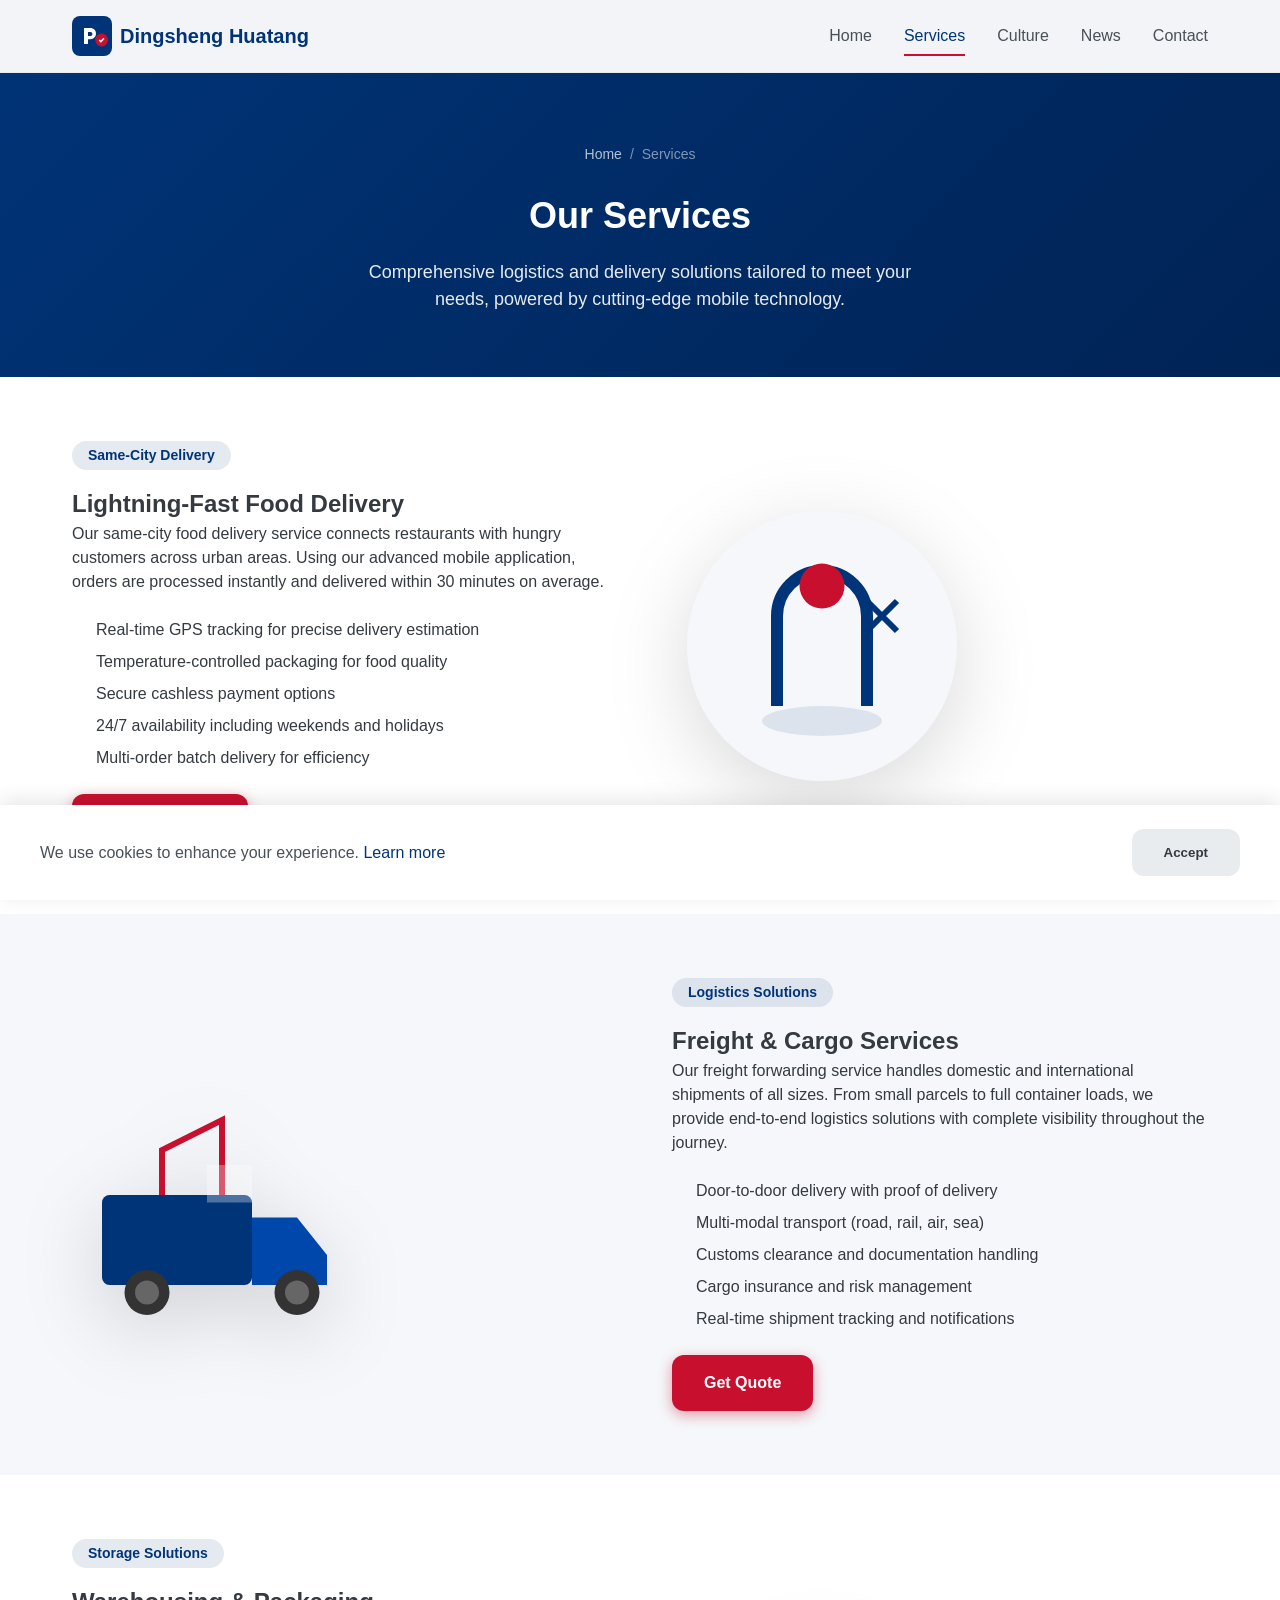
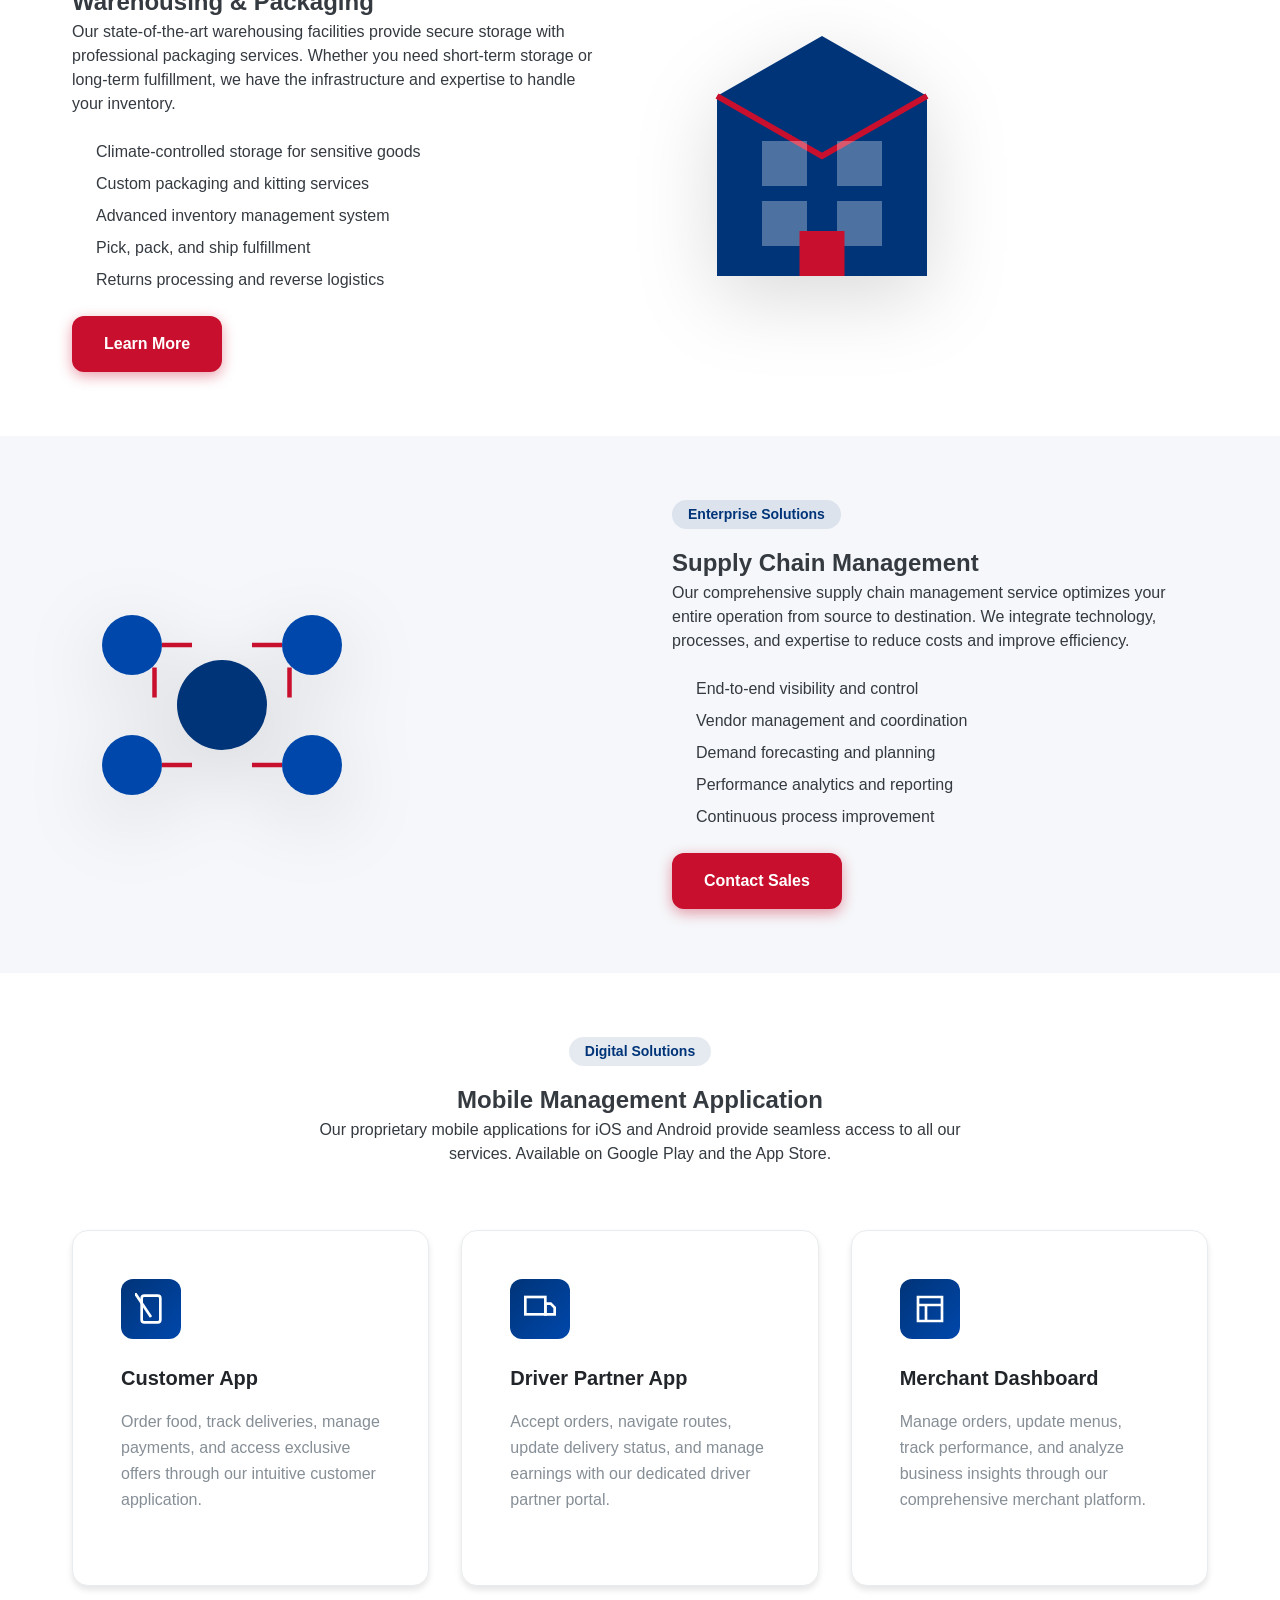
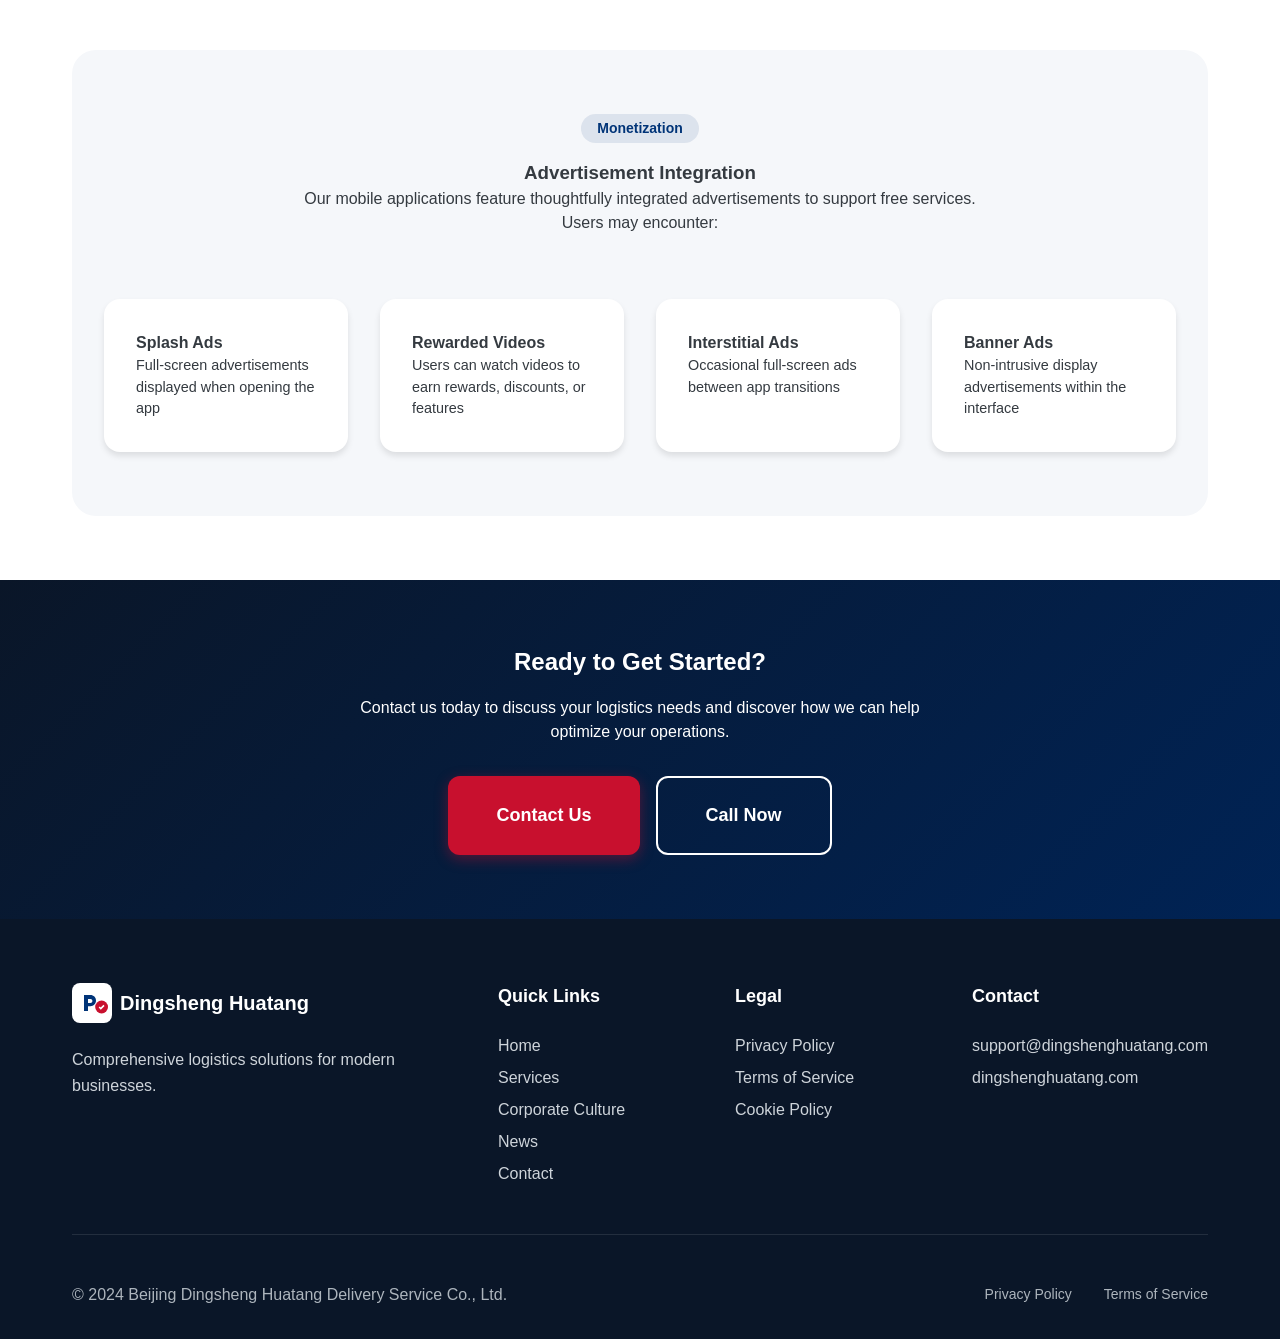
<file: services.html>
<!DOCTYPE html>
<html lang="en">
<head>
    <meta charset="UTF-8">
    <meta name="viewport" content="width=device-width, initial-scale=1.0">
    <title>Services | Beijing Dingsheng Huatang Delivery Service Co., Ltd.</title>
    <meta name="description" content="Explore our comprehensive logistics services including same-city food delivery, freight forwarding, warehousing, packaging, supply chain management, and mobile app solutions.">
    <meta name="robots" content="index, follow">
    <link rel="canonical" href="https://dingshenghuatang.com/services.html">
    <meta property="og:title" content="Our Services - Dingsheng Huatang">
    <meta property="og:description" content="Comprehensive logistics solutions for businesses and consumers.">
    <meta property="og:url" content="https://dingshenghuatang.com/services.html">
    <link rel="icon" type="image/svg+xml" href="data:image/svg+xml,<svg xmlns='http://www.w3.org/2000/svg' viewBox='0 0 100 100'><rect fill='%23003478' width='100' height='100' rx='20'/><text x='50' y='65' font-size='50' fill='white' text-anchor='middle' font-family='Arial' font-weight='bold'>D</text></svg>">
    <link rel="stylesheet" href="css/style.css">
</head>
<body>
    <!-- Header -->
    <header class="header">
        <div class="header-inner">
            <a href="index.html" class="logo">
                <svg viewBox="0 0 50 50"><rect fill="#003478" width="50" height="50" rx="10"/><path d="M15 35V15h8c4 0 7 3 7 7s-3 7-7 7h-3v6h-5zm5-10h3c1.5 0 2.5-1 2.5-2.5S24.5 20 23 20h-3v5z" fill="white"/><circle cx="37" cy="30" r="8" fill="#c8102e"/><path d="M34 30l2 2 4-4" stroke="white" stroke-width="2" fill="none"/></svg>
                <span>Dingsheng Huatang</span>
            </a>
            <nav class="nav-menu">
                <a href="index.html" class="nav-link">Home</a>
                <a href="services.html" class="nav-link active">Services</a>
                <a href="culture.html" class="nav-link">Culture</a>
                <a href="news.html" class="nav-link">News</a>
                <a href="contact.html" class="nav-link">Contact</a>
            </nav>
            <button class="mobile-menu-toggle"><span></span><span></span><span></span></button>
        </div>
    </header>

    <!-- Page Header -->
    <section class="page-header">
        <div class="container">
            <nav class="breadcrumb">
                <a href="index.html">Home</a><span>/</span><span>Services</span>
            </nav>
            <h1>Our Services</h1>
            <p>Comprehensive logistics and delivery solutions tailored to meet your needs, powered by cutting-edge mobile technology.</p>
        </div>
    </section>

    <!-- Service 1: Food Delivery -->
    <section class="section" id="food-delivery">
        <div class="container">
            <div class="grid grid-2" style="align-items: center; gap: 4rem;">
                <div class="scroll-animate">
                    <span class="section-badge">Same-City Delivery</span>
                    <h2>Lightning-Fast Food Delivery</h2>
                    <p>Our same-city food delivery service connects restaurants with hungry customers across urban areas. Using our advanced mobile application, orders are processed instantly and delivered within 30 minutes on average.</p>
                    <ul style="margin: 1.5rem 0; padding-left: 1.5rem;">
                        <li style="margin-bottom: 0.5rem; position: relative;">Real-time GPS tracking for precise delivery estimation</li>
                        <li style="margin-bottom: 0.5rem;">Temperature-controlled packaging for food quality</li>
                        <li style="margin-bottom: 0.5rem;">Secure cashless payment options</li>
                        <li style="margin-bottom: 0.5rem;">24/7 availability including weekends and holidays</li>
                        <li>Multi-order batch delivery for efficiency</li>
                    </ul>
                    <a href="contact.html" class="btn btn-primary">Request Demo</a>
                </div>
                <div class="scroll-animate" style="text-align: center;">
                    <svg viewBox="0 0 200 200" width="300" height="300" style="filter: drop-shadow(0 20px 40px rgba(0,0,0,0.15));">
                        <circle cx="100" cy="100" r="90" fill="#f5f7fa"/>
                        <path d="M70 140V80c0-16.5 13.5-30 30-30s30 13.5 30 30v60" stroke="#003478" stroke-width="8" fill="none"/>
                        <circle cx="100" cy="60" r="15" fill="#c8102e"/>
                        <path d="M130 90l20-20M150 90l-20-20" stroke="#003478" stroke-width="4"/>
                        <ellipse cx="100" cy="150" rx="40" ry="10" fill="#003478" opacity="0.1"/>
                    </svg>
                </div>
            </div>
        </div>
    </section>

    <!-- Service 2: Freight Forwarding -->
    <section class="section section-gray" id="freight">
        <div class="container">
            <div class="grid grid-2" style="align-items: center; gap: 4rem;">
                <div class="scroll-animate" style="text-align: center; order: 1;">
                    <svg viewBox="0 0 200 200" width="300" height="300" style="filter: drop-shadow(0 20px 40px rgba(0,0,0,0.15));">
                        <rect x="20" y="100" width="100" height="60" rx="5" fill="#003478"/>
                        <path d="M120 115h30l20 25v20h-50v-45z" fill="#0047AB"/>
                        <circle cx="50" cy="165" r="15" fill="#333"/><circle cx="50" cy="165" r="8" fill="#666"/>
                        <circle cx="150" cy="165" r="15" fill="#333"/><circle cx="150" cy="165" r="8" fill="#666"/>
                        <path d="M60 100V70l40-20v50" stroke="#c8102e" stroke-width="4" fill="none"/>
                        <rect x="90" y="80" width="30" height="25" fill="#fff" opacity="0.3"/>
                    </svg>
                </div>
                <div class="scroll-animate" style="order: 2;">
                    <span class="section-badge">Logistics Solutions</span>
                    <h2>Freight & Cargo Services</h2>
                    <p>Our freight forwarding service handles domestic and international shipments of all sizes. From small parcels to full container loads, we provide end-to-end logistics solutions with complete visibility throughout the journey.</p>
                    <ul style="margin: 1.5rem 0; padding-left: 1.5rem;">
                        <li style="margin-bottom: 0.5rem;">Door-to-door delivery with proof of delivery</li>
                        <li style="margin-bottom: 0.5rem;">Multi-modal transport (road, rail, air, sea)</li>
                        <li style="margin-bottom: 0.5rem;">Customs clearance and documentation handling</li>
                        <li style="margin-bottom: 0.5rem;">Cargo insurance and risk management</li>
                        <li>Real-time shipment tracking and notifications</li>
                    </ul>
                    <a href="contact.html" class="btn btn-primary">Get Quote</a>
                </div>
            </div>
        </div>
    </section>

    <!-- Service 3: Warehousing -->
    <section class="section" id="warehousing">
        <div class="container">
            <div class="grid grid-2" style="align-items: center; gap: 4rem;">
                <div class="scroll-animate">
                    <span class="section-badge">Storage Solutions</span>
                    <h2>Warehousing & Packaging</h2>
                    <p>Our state-of-the-art warehousing facilities provide secure storage with professional packaging services. Whether you need short-term storage or long-term fulfillment, we have the infrastructure and expertise to handle your inventory.</p>
                    <ul style="margin: 1.5rem 0; padding-left: 1.5rem;">
                        <li style="margin-bottom: 0.5rem;">Climate-controlled storage for sensitive goods</li>
                        <li style="margin-bottom: 0.5rem;">Custom packaging and kitting services</li>
                        <li style="margin-bottom: 0.5rem;">Advanced inventory management system</li>
                        <li style="margin-bottom: 0.5rem;">Pick, pack, and ship fulfillment</li>
                        <li>Returns processing and reverse logistics</li>
                    </ul>
                    <a href="contact.html" class="btn btn-primary">Learn More</a>
                </div>
                <div class="scroll-animate" style="text-align: center;">
                    <svg viewBox="0 0 200 200" width="300" height="300" style="filter: drop-shadow(0 20px 40px rgba(0,0,0,0.15));">
                        <path d="M30 180V60l70-40 70 40v120H30z" fill="#003478"/>
                        <path d="M30 60l70 40 70-40" stroke="#c8102e" stroke-width="4" fill="none"/>
                        <rect x="60" y="90" width="30" height="30" fill="#fff" opacity="0.3"/>
                        <rect x="110" y="90" width="30" height="30" fill="#fff" opacity="0.3"/>
                        <rect x="60" y="130" width="30" height="30" fill="#fff" opacity="0.3"/>
                        <rect x="110" y="130" width="30" height="30" fill="#fff" opacity="0.3"/>
                        <rect x="85" y="150" width="30" height="30" fill="#c8102e"/>
                    </svg>
                </div>
            </div>
        </div>
    </section>

    <!-- Service 4: Supply Chain -->
    <section class="section section-gray" id="supply-chain">
        <div class="container">
            <div class="grid grid-2" style="align-items: center; gap: 4rem;">
                <div class="scroll-animate" style="text-align: center; order: 1;">
                    <svg viewBox="0 0 200 200" width="300" height="300" style="filter: drop-shadow(0 20px 40px rgba(0,0,0,0.15));">
                        <circle cx="100" cy="100" r="30" fill="#003478"/>
                        <circle cx="40" cy="60" r="20" fill="#0047AB"/>
                        <circle cx="160" cy="60" r="20" fill="#0047AB"/>
                        <circle cx="40" cy="140" r="20" fill="#0047AB"/>
                        <circle cx="160" cy="140" r="20" fill="#0047AB"/>
                        <path d="M60 60h20M120 60h20M60 140h20M120 140h20" stroke="#c8102e" stroke-width="3"/>
                        <path d="M55 75v20M145 75v20" stroke="#c8102e" stroke-width="3"/>
                    </svg>
                </div>
                <div class="scroll-animate" style="order: 2;">
                    <span class="section-badge">Enterprise Solutions</span>
                    <h2>Supply Chain Management</h2>
                    <p>Our comprehensive supply chain management service optimizes your entire operation from source to destination. We integrate technology, processes, and expertise to reduce costs and improve efficiency.</p>
                    <ul style="margin: 1.5rem 0; padding-left: 1.5rem;">
                        <li style="margin-bottom: 0.5rem;">End-to-end visibility and control</li>
                        <li style="margin-bottom: 0.5rem;">Vendor management and coordination</li>
                        <li style="margin-bottom: 0.5rem;">Demand forecasting and planning</li>
                        <li style="margin-bottom: 0.5rem;">Performance analytics and reporting</li>
                        <li>Continuous process improvement</li>
                    </ul>
                    <a href="contact.html" class="btn btn-primary">Contact Sales</a>
                </div>
            </div>
        </div>
    </section>

    <!-- Service 5: Mobile App -->
    <section class="section" id="mobile-app">
        <div class="container">
            <div class="section-header scroll-animate">
                <span class="section-badge">Digital Solutions</span>
                <h2>Mobile Management Application</h2>
                <p>Our proprietary mobile applications for iOS and Android provide seamless access to all our services. Available on Google Play and the App Store.</p>
            </div>
            
            <div class="services-grid" style="margin-top: 3rem;">
                <div class="service-card scroll-animate">
                    <div class="service-icon">
                        <svg viewBox="0 0 24 24" fill="none" stroke="currentColor" stroke-width="2"><rect x="5" y="2" width="14" height="20" rx="2"/><line x1="12" y1="18"/></svg>
                    </div>
                    <h3 class="service-title">Customer App</h3>
                    <p class="service-description">Order food, track deliveries, manage payments, and access exclusive offers through our intuitive customer application.</p>
                </div>
                
                <div class="service-card scroll-animate">
                    <div class="service-icon">
                        <svg viewBox="0 0 24 24" fill="none" stroke="currentColor" stroke-width="2"><rect x="1" y="3" width="15" height="13"/><polygon points="16 8 20 8 23 11 23 16 16 16 16 8"/></svg>
                    </div>
                    <h3 class="service-title">Driver Partner App</h3>
                    <p class="service-description">Accept orders, navigate routes, update delivery status, and manage earnings with our dedicated driver partner portal.</p>
                </div>
                
                <div class="service-card scroll-animate">
                    <div class="service-icon">
                        <svg viewBox="0 0 24 24" fill="none" stroke="currentColor" stroke-width="2"><path d="M3 3h18v18H3z"/><path d="M3 9h18M9 21V9"/></svg>
                    </div>
                    <h3 class="service-title">Merchant Dashboard</h3>
                    <p class="service-description">Manage orders, update menus, track performance, and analyze business insights through our comprehensive merchant platform.</p>
                </div>
            </div>

            <!-- App Ad Types -->
            <div class="section" style="background: var(--bg-secondary); border-radius: 24px; margin-top: 4rem;">
                <div class="container">
                    <div class="section-header scroll-animate">
                        <span class="section-badge">Monetization</span>
                        <h3>Advertisement Integration</h3>
                        <p>Our mobile applications feature thoughtfully integrated advertisements to support free services. Users may encounter:</p>
                    </div>
                    <div class="grid grid-4" style="margin-top: 2rem;">
                        <div class="card scroll-animate">
                            <h4>Splash Ads</h4>
                            <p style="font-size: 0.9rem;">Full-screen advertisements displayed when opening the app</p>
                        </div>
                        <div class="card scroll-animate">
                            <h4>Rewarded Videos</h4>
                            <p style="font-size: 0.9rem;">Users can watch videos to earn rewards, discounts, or features</p>
                        </div>
                        <div class="card scroll-animate">
                            <h4>Interstitial Ads</h4>
                            <p style="font-size: 0.9rem;">Occasional full-screen ads between app transitions</p>
                        </div>
                        <div class="card scroll-animate">
                            <h4>Banner Ads</h4>
                            <p style="font-size: 0.9rem;">Non-intrusive display advertisements within the interface</p>
                        </div>
                    </div>
                </div>
            </div>
        </div>
    </section>

    <!-- CTA Section -->
    <section class="section section-dark">
        <div class="container text-center scroll-animate">
            <h2>Ready to Get Started?</h2>
            <p style="max-width: 600px; margin: 1rem auto 2rem;">Contact us today to discuss your logistics needs and discover how we can help optimize your operations.</p>
            <div style="display: flex; gap: 1rem; justify-content: center; flex-wrap: wrap;">
                <a href="contact.html" class="btn btn-primary btn-lg">Contact Us</a>
                <a href="tel:+8600000000000" class="btn btn-outline btn-lg">Call Now</a>
            </div>
        </div>
    </section>

    <!-- Footer -->
    <footer class="footer">
        <div class="container">
            <div class="footer-main">
                <div class="footer-brand">
                    <a href="index.html" class="logo"><svg viewBox="0 0 50 50" width="50" height="50"><rect fill="white" width="50" height="50" rx="10"/><path d="M15 35V15h8c4 0 7 3 7 7s-3 7-7 7h-3v6h-5zm5-10h3c1.5 0 2.5-1 2.5-2.5S24.5 20 23 20h-3v5z" fill="#003478"/><circle cx="37" cy="30" r="8" fill="#c8102e"/><path d="M34 30l2 2 4-4" stroke="white" stroke-width="2" fill="none"/></svg><span style="color: white;">Dingsheng Huatang</span></a>
                    <p>Comprehensive logistics solutions for modern businesses.</p>
                </div>
                <div class="footer-column">
                    <h4>Quick Links</h4>
                    <nav class="footer-links">
                        <a href="index.html">Home</a>
                        <a href="services.html">Services</a>
                        <a href="culture.html">Corporate Culture</a>
                        <a href="news.html">News</a>
                        <a href="contact.html">Contact</a>
                    </nav>
                </div>
                <div class="footer-column">
                    <h4>Legal</h4>
                    <nav class="footer-links">
                        <a href="privacy-policy.html">Privacy Policy</a>
                        <a href="terms-of-service.html">Terms of Service</a>
                        <a href="privacy-policy.html#cookies">Cookie Policy</a>
                    </nav>
                </div>
                <div class="footer-column">
                    <h4>Contact</h4>
                    <div class="footer-links">
                        <p style="color: var(--gray-400);">support@dingshenghuatang.com</p>
                        <p style="color: var(--gray-400);">dingshenghuatang.com</p>
                    </div>
                </div>
            </div>
            <div class="footer-bottom">
                <p>&copy; 2024 Beijing Dingsheng Huatang Delivery Service Co., Ltd.</p>
                <nav class="footer-legal">
                    <a href="privacy-policy.html">Privacy Policy</a>
                    <a href="terms-of-service.html">Terms of Service</a>
                </nav>
            </div>
        </div>
    </footer>

    <div class="cookie-banner">
        <div class="cookie-content">
            <div class="cookie-text">
                <p>We use cookies to enhance your experience. <a href="privacy-policy.html">Learn more</a></p>
            </div>
            <div class="cookie-buttons">
                <button class="btn btn-secondary cookie-accept">Accept</button>
            </div>
        </div>
    </div>
    <button class="scroll-top"><svg viewBox="0 0 24 24" fill="none" stroke="currentColor" stroke-width="2"><polyline points="18 15 12 9 6 15"/></svg></button>
    <script src="js/main.js"></script>
</body>
</html>
</file>
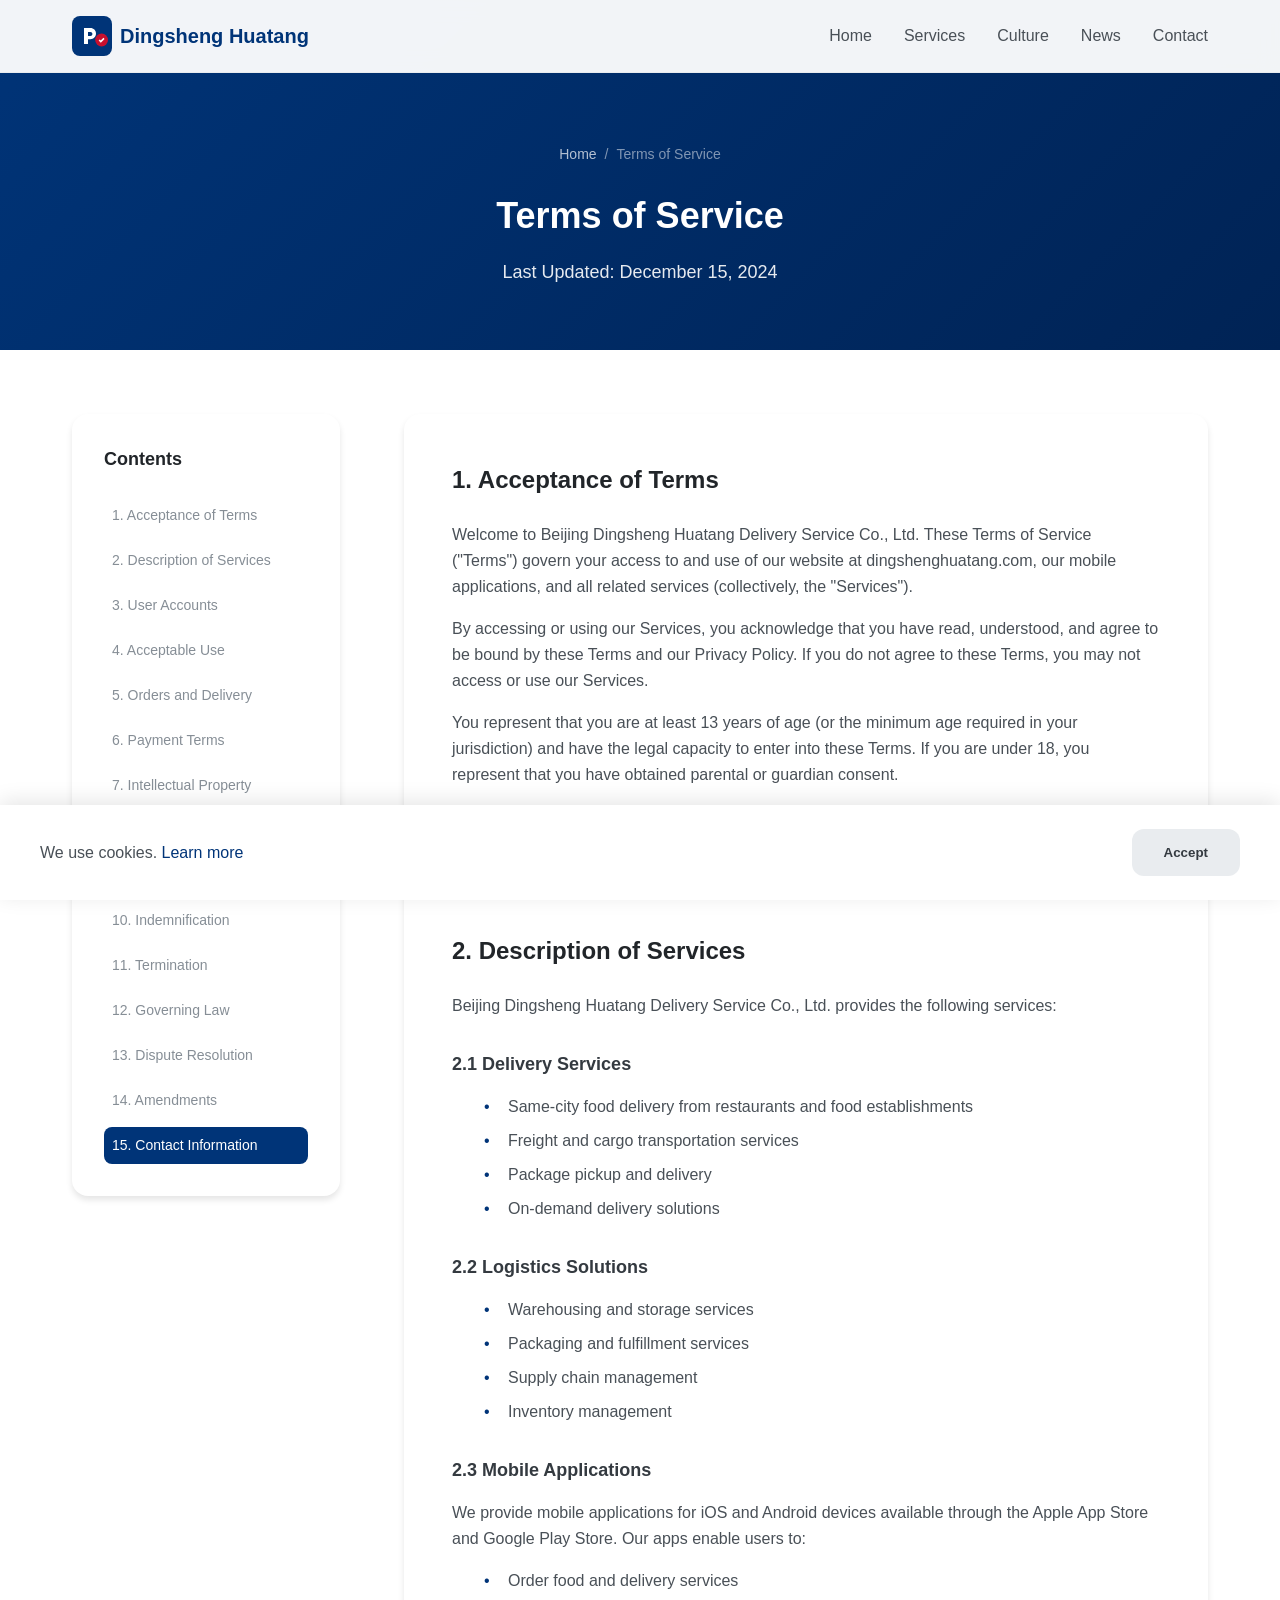
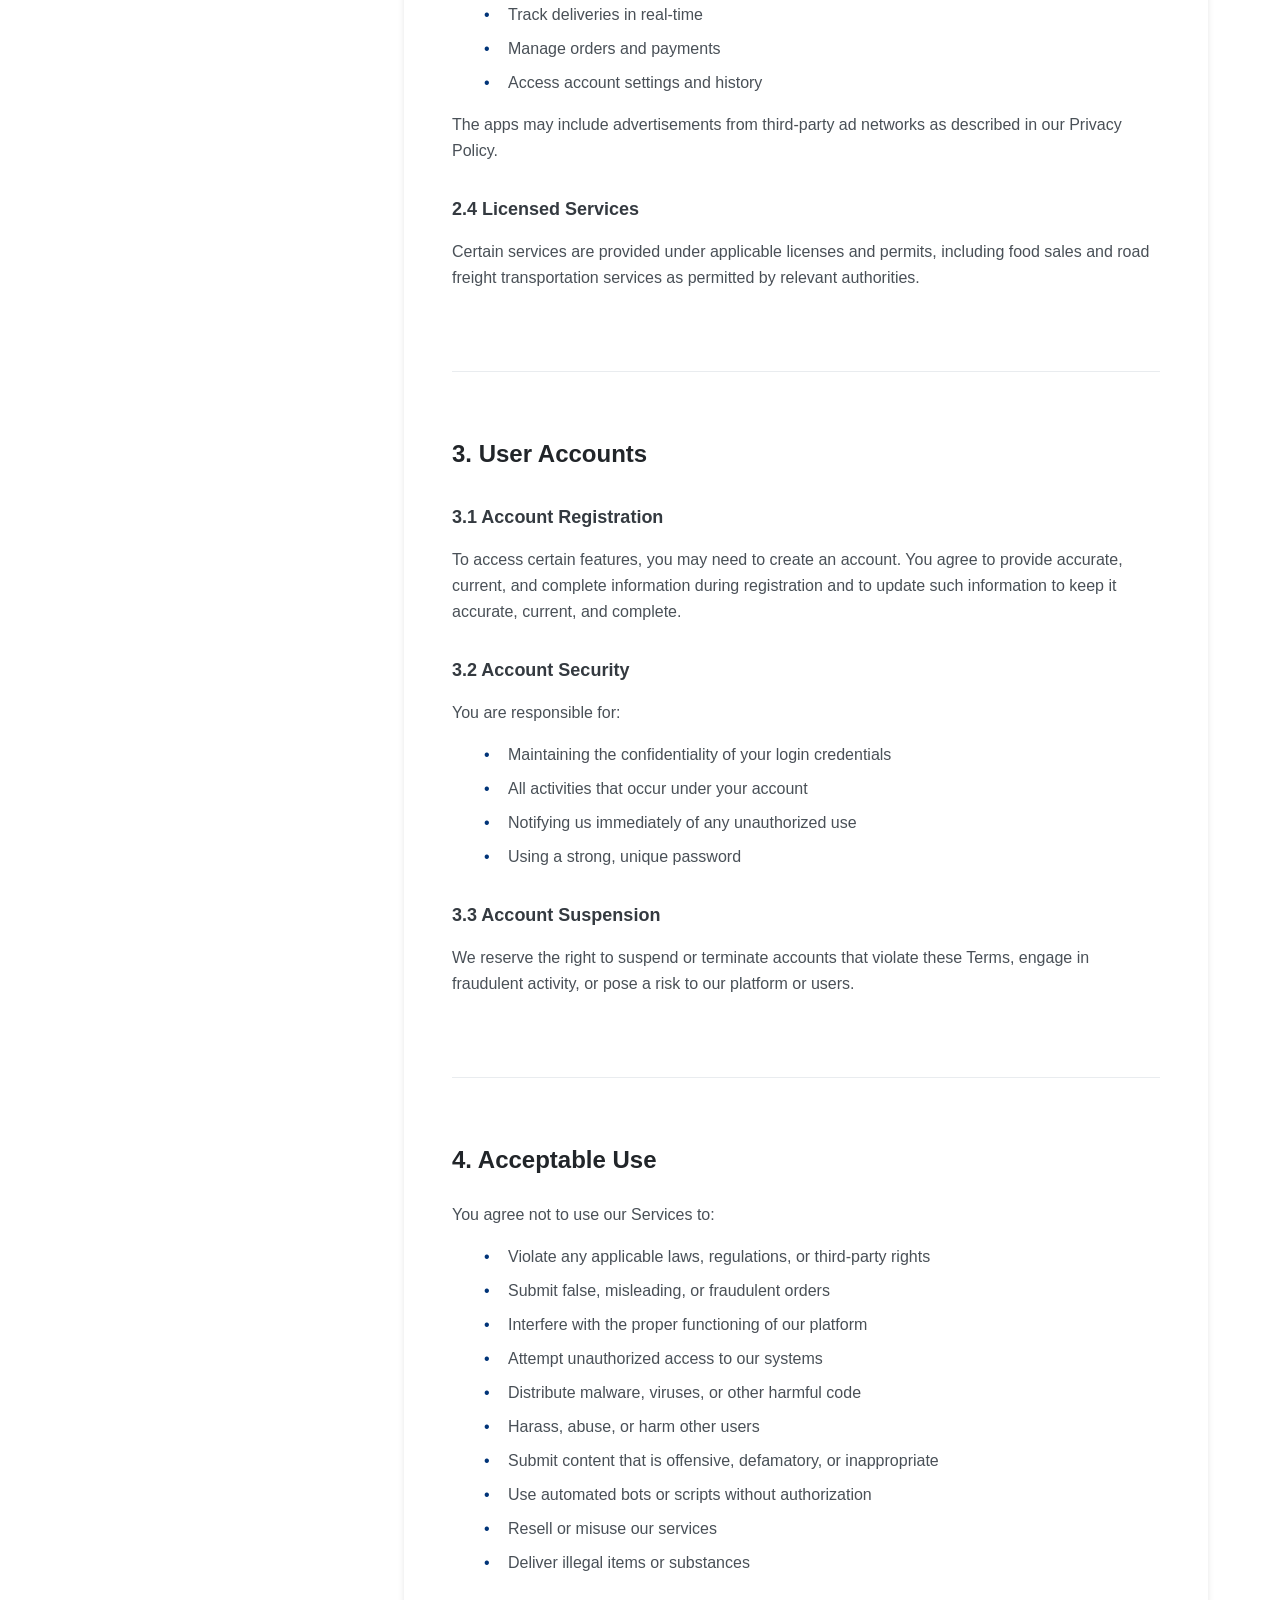
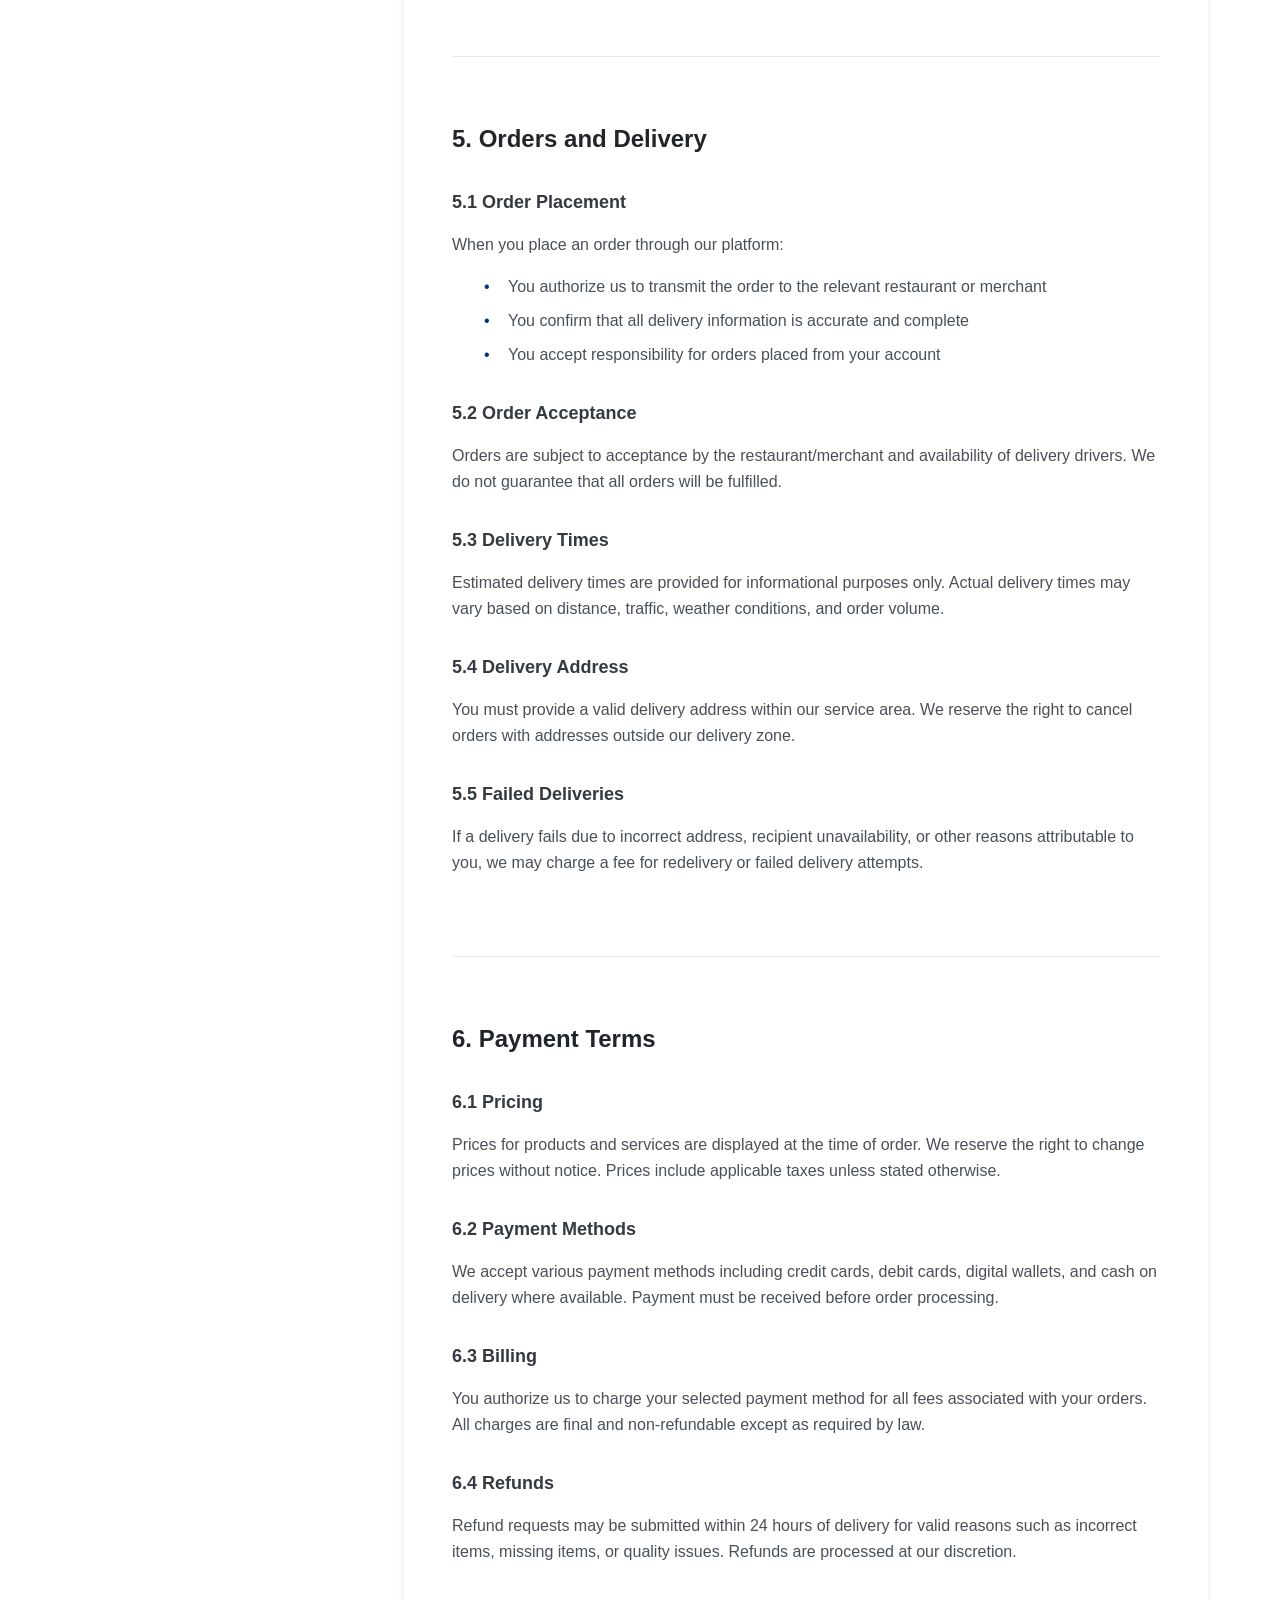
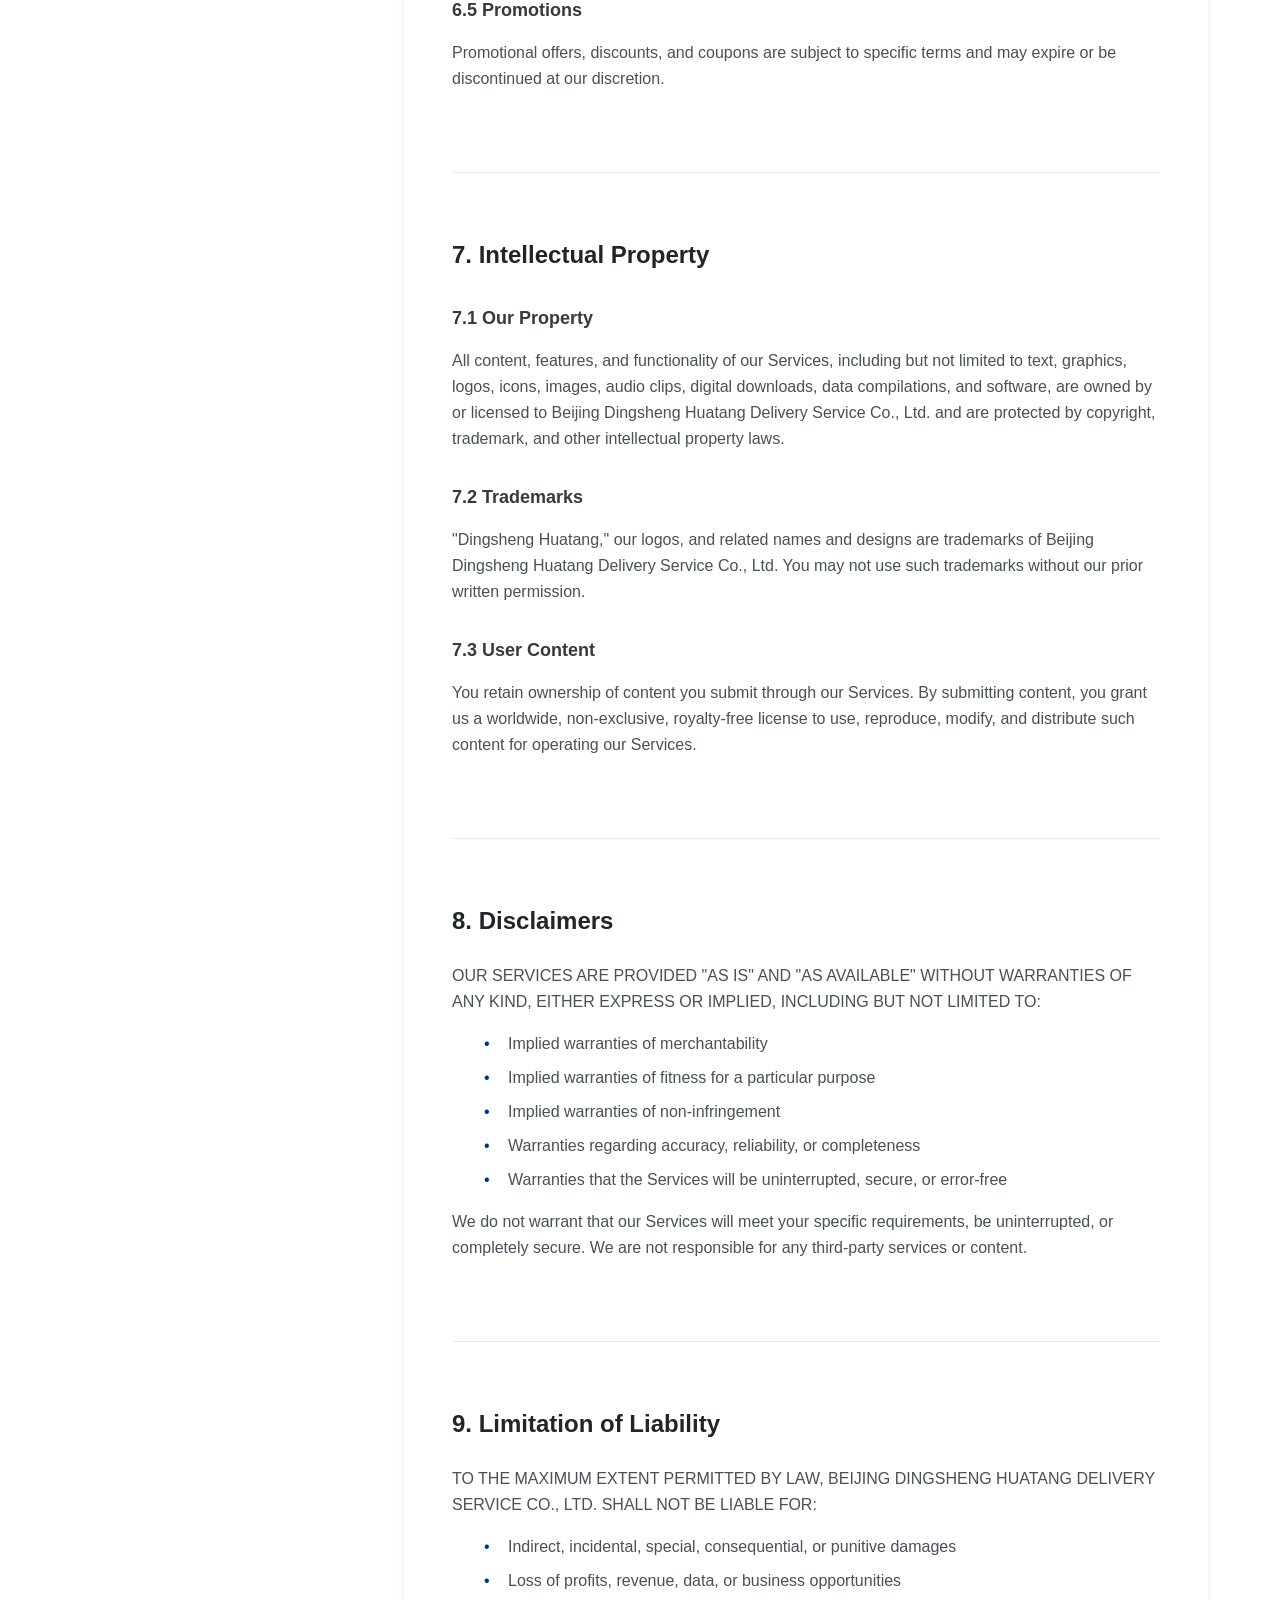
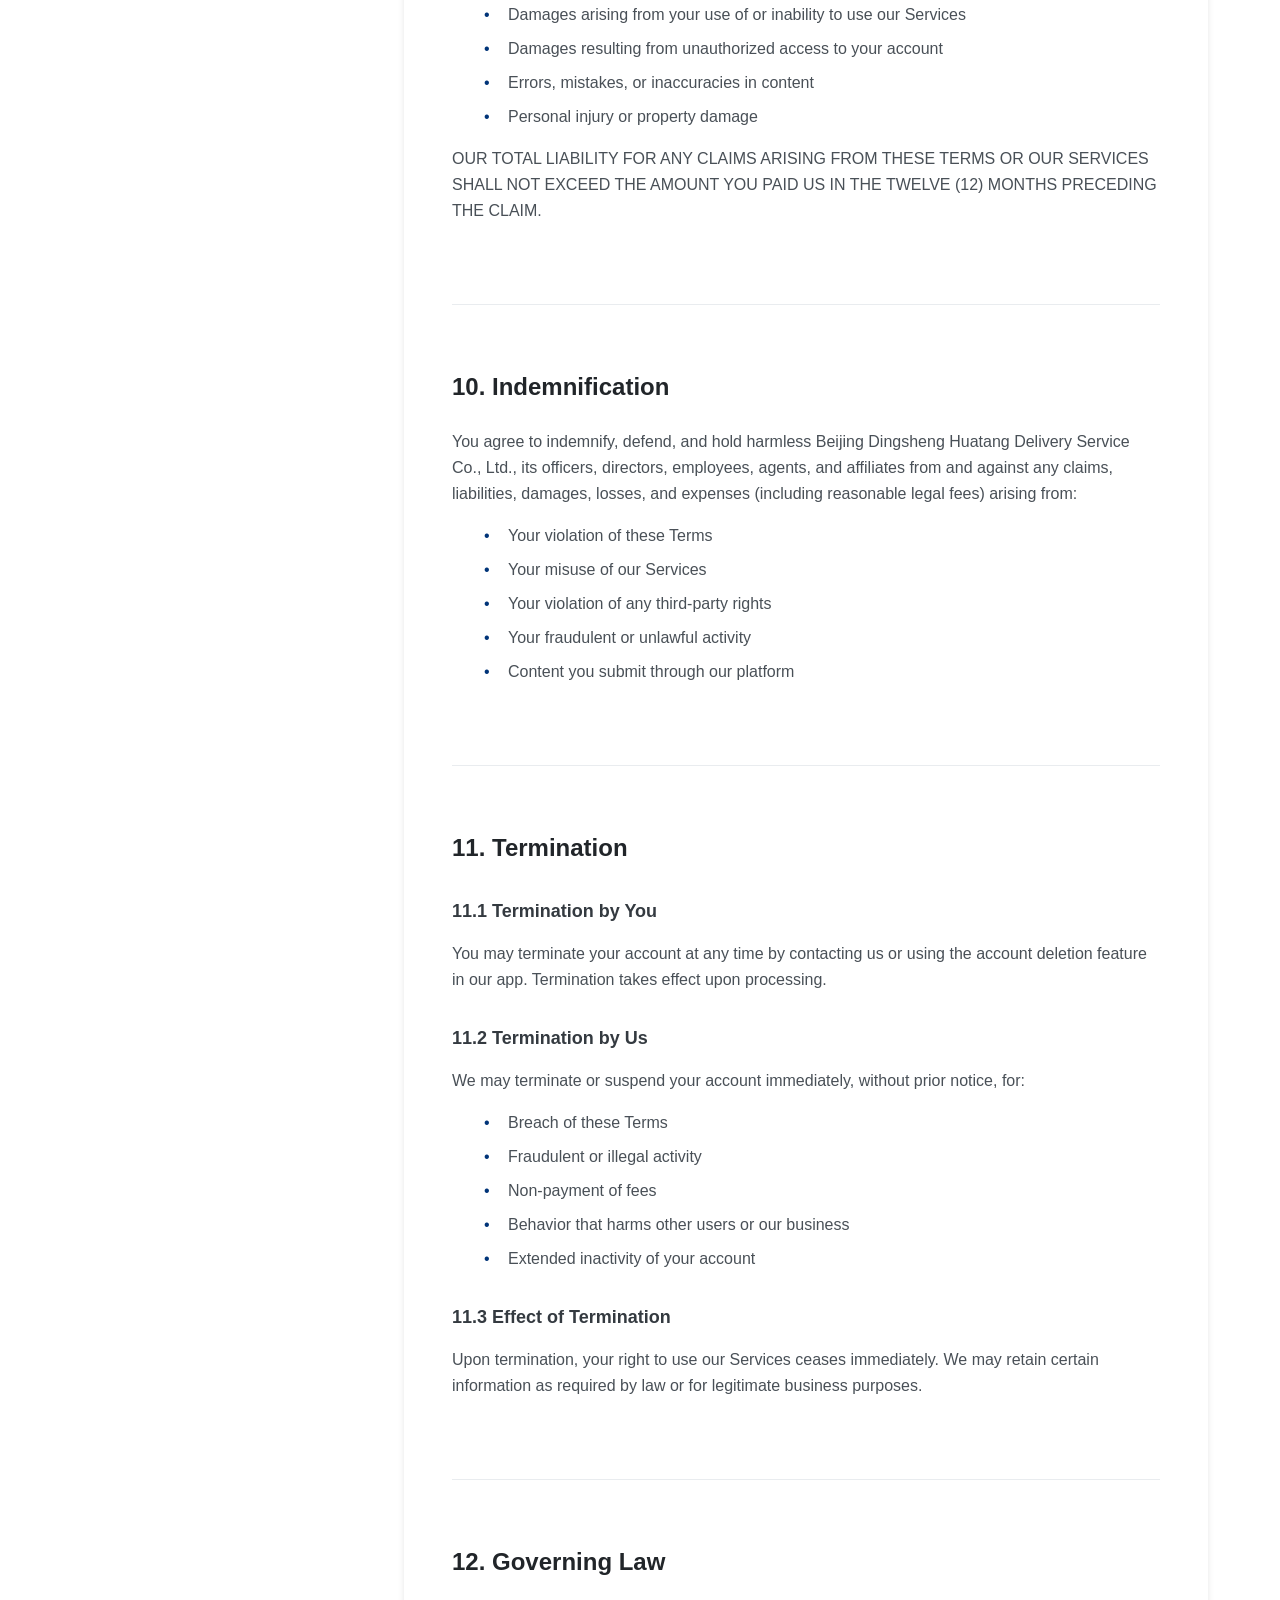
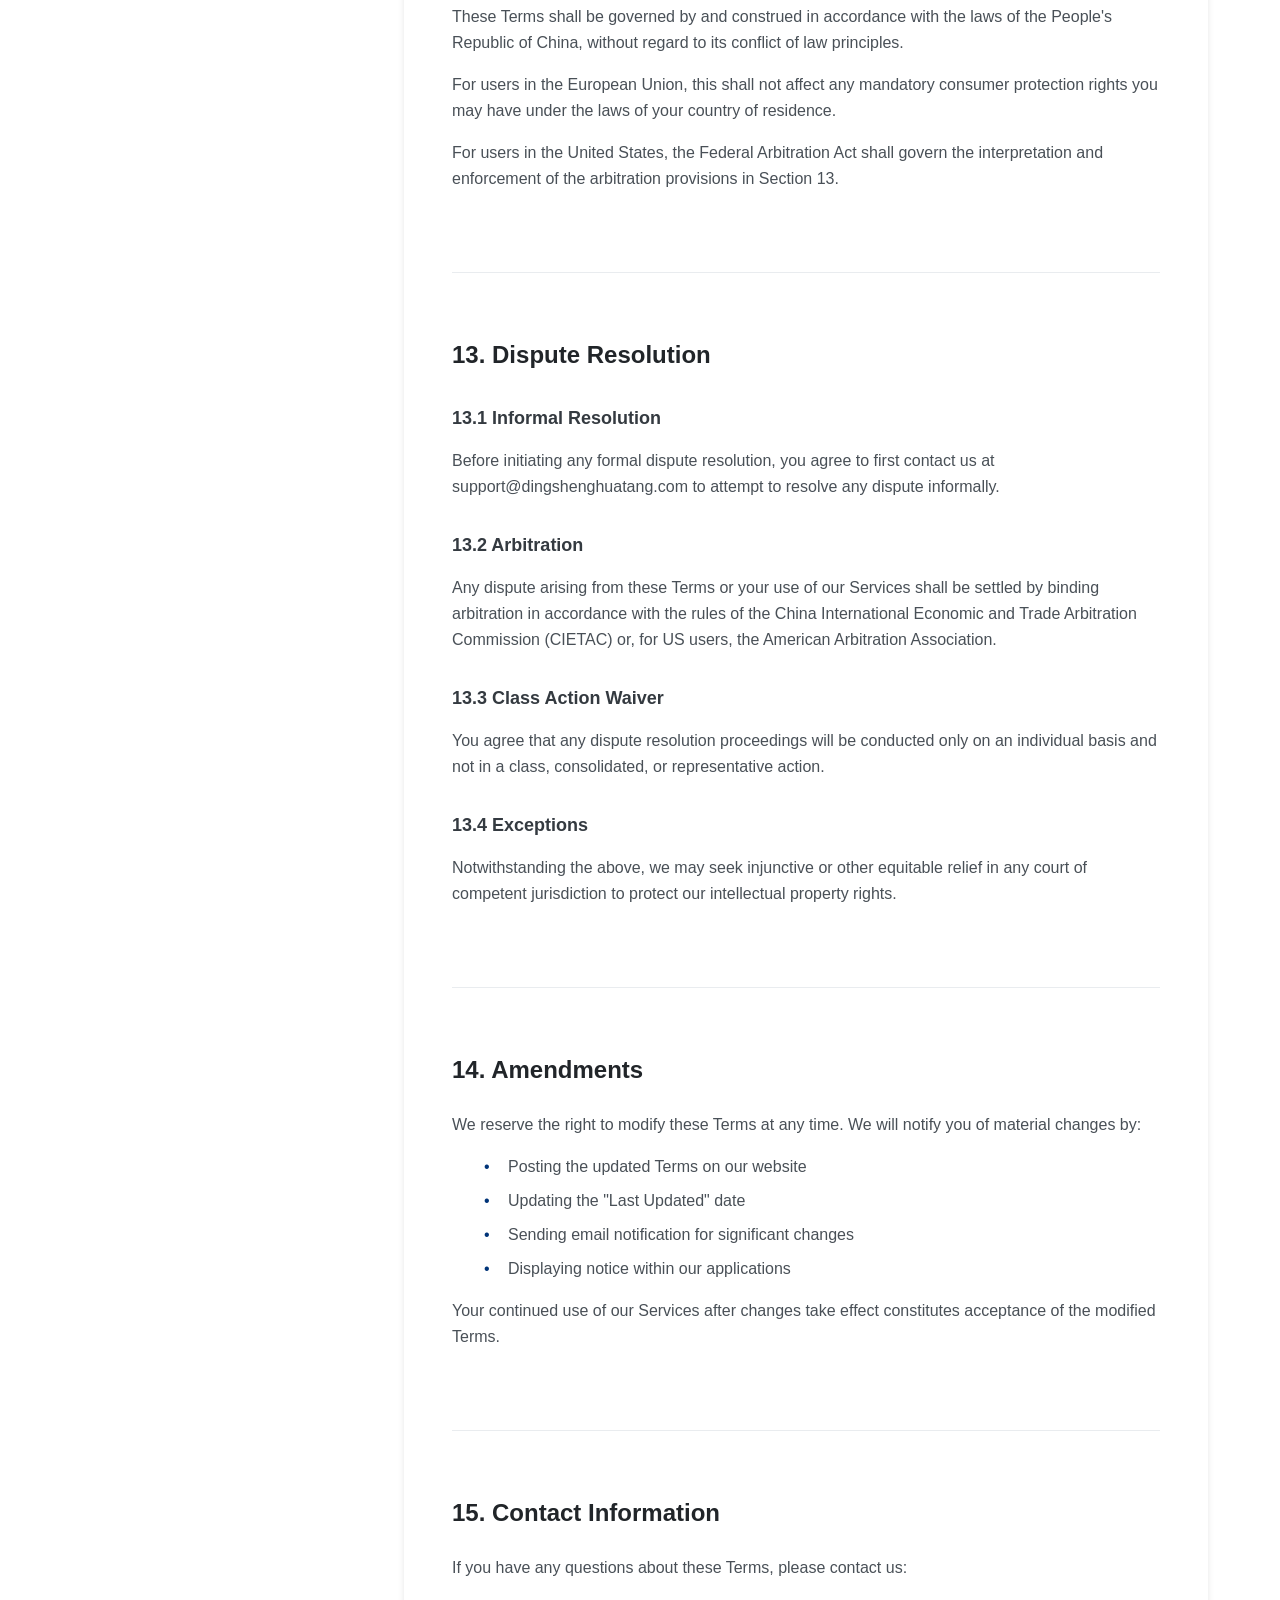
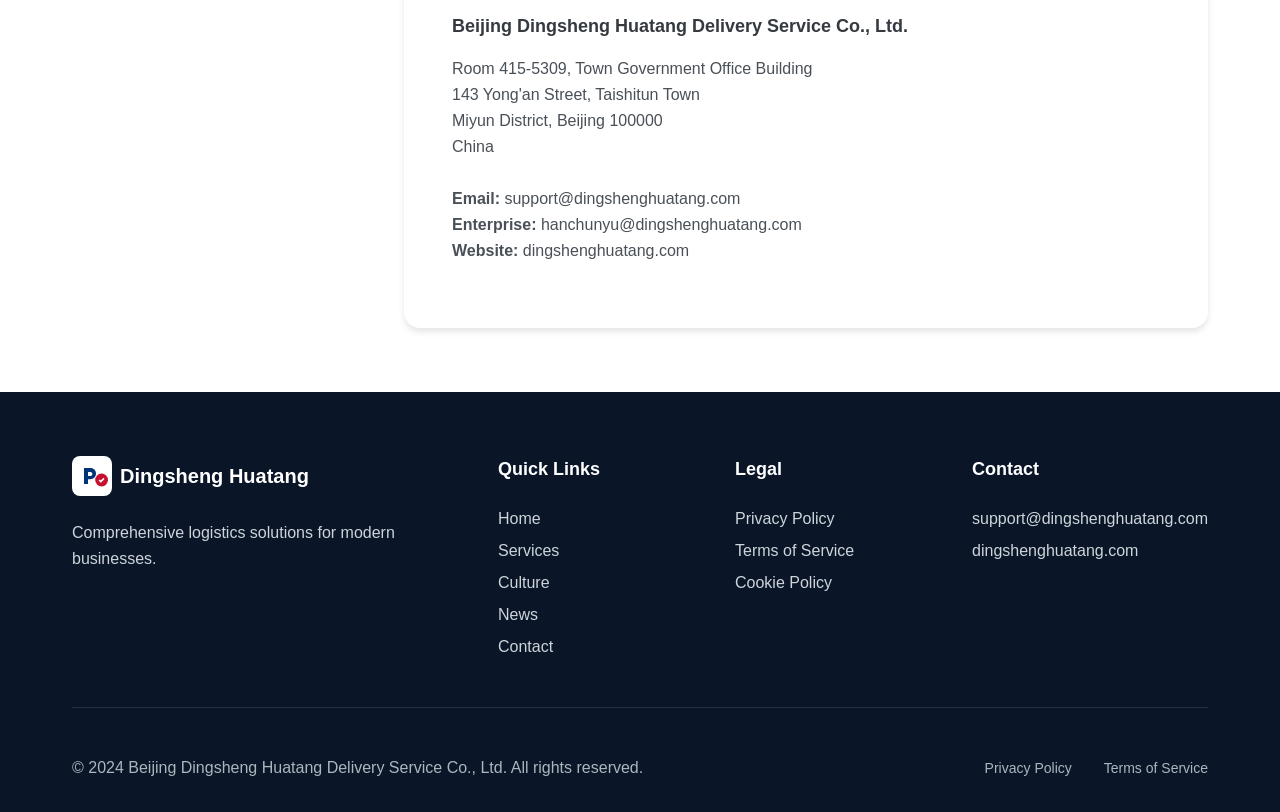
<file: terms-of-service.html>
<!DOCTYPE html>
<html lang="en">
<head>
    <meta charset="UTF-8">
    <meta name="viewport" content="width=device-width, initial-scale=1.0">
    <title>Terms of Service | Beijing Dingsheng Huatang Delivery Service Co., Ltd.</title>
    <meta name="description" content="Terms of Service for Beijing Dingsheng Huatang Delivery Service Co., Ltd. Read our terms and conditions for using our services.">
    <meta name="robots" content="noindex, follow">
    <link rel="canonical" href="https://dingshenghuatang.com/terms-of-service.html">
    <link rel="icon" type="image/svg+xml" href="data:image/svg+xml,<svg xmlns='http://www.w3.org/2000/svg' viewBox='0 0 100 100'><rect fill='%23003478' width='100' height='100' rx='20'/><text x='50' y='65' font-size='50' fill='white' text-anchor='middle' font-family='Arial' font-weight='bold'>D</text></svg>">
    <link rel="stylesheet" href="css/style.css">
</head>
<body>
    <header class="header">
        <div class="header-inner">
            <a href="index.html" class="logo">
                <svg viewBox="0 0 50 50"><rect fill="#003478" width="50" height="50" rx="10"/><path d="M15 35V15h8c4 0 7 3 7 7s-3 7-7 7h-3v6h-5zm5-10h3c1.5 0 2.5-1 2.5-2.5S24.5 20 23 20h-3v5z" fill="white"/><circle cx="37" cy="30" r="8" fill="#c8102e"/><path d="M34 30l2 2 4-4" stroke="white" stroke-width="2" fill="none"/></svg>
                <span>Dingsheng Huatang</span>
            </a>
            <nav class="nav-menu">
                <a href="index.html" class="nav-link">Home</a>
                <a href="services.html" class="nav-link">Services</a>
                <a href="culture.html" class="nav-link">Culture</a>
                <a href="news.html" class="nav-link">News</a>
                <a href="contact.html" class="nav-link">Contact</a>
            </nav>
            <button class="mobile-menu-toggle"><span></span><span></span><span></span></button>
        </div>
    </header>

    <section class="page-header">
        <div class="container">
            <nav class="breadcrumb"><a href="index.html">Home</a><span>/</span><span>Terms of Service</span></nav>
            <h1>Terms of Service</h1>
            <p>Last Updated: December 15, 2024</p>
        </div>
    </section>

    <section class="section">
        <div class="container">
            <div class="grid" style="grid-template-columns: 1fr 3fr; gap: 4rem;">
                <div>
                    <div class="toc">
                        <h3>Contents</h3>
                        <nav class="toc-list">
                            <a href="#acceptance">1. Acceptance of Terms</a>
                            <a href="#services">2. Description of Services</a>
                            <a href="#accounts">3. User Accounts</a>
                            <a href="#use">4. Acceptable Use</a>
                            <a href="#orders">5. Orders and Delivery</a>
                            <a href="#payments">6. Payment Terms</a>
                            <a href="#intellectual">7. Intellectual Property</a>
                            <a href="#disclaimers">8. Disclaimers</a>
                            <a href="#liability">9. Limitation of Liability</a>
                            <a href="#indemnification">10. Indemnification</a>
                            <a href="#termination">11. Termination</a>
                            <a href="#governing">12. Governing Law</a>
                            <a href="#disputes">13. Dispute Resolution</a>
                            <a href="#amendments">14. Amendments</a>
                            <a href="#contact">15. Contact Information</a>
                        </nav>
                    </div>
                </div>

                <div class="legal-content">
                    <section id="acceptance" class="legal-section">
                        <h2>1. Acceptance of Terms</h2>
                        <p>Welcome to Beijing Dingsheng Huatang Delivery Service Co., Ltd. These Terms of Service ("Terms") govern your access to and use of our website at dingshenghuatang.com, our mobile applications, and all related services (collectively, the "Services").</p>
                        <p>By accessing or using our Services, you acknowledge that you have read, understood, and agree to be bound by these Terms and our Privacy Policy. If you do not agree to these Terms, you may not access or use our Services.</p>
                        <p>You represent that you are at least 13 years of age (or the minimum age required in your jurisdiction) and have the legal capacity to enter into these Terms. If you are under 18, you represent that you have obtained parental or guardian consent.</p>
                    </section>

                    <section id="services" class="legal-section">
                        <h2>2. Description of Services</h2>
                        <p>Beijing Dingsheng Huatang Delivery Service Co., Ltd. provides the following services:</p>
                        
                        <h3>2.1 Delivery Services</h3>
                        <ul>
                            <li>Same-city food delivery from restaurants and food establishments</li>
                            <li>Freight and cargo transportation services</li>
                            <li>Package pickup and delivery</li>
                            <li>On-demand delivery solutions</li>
                        </ul>

                        <h3>2.2 Logistics Solutions</h3>
                        <ul>
                            <li>Warehousing and storage services</li>
                            <li>Packaging and fulfillment services</li>
                            <li>Supply chain management</li>
                            <li>Inventory management</li>
                        </ul>

                        <h3>2.3 Mobile Applications</h3>
                        <p>We provide mobile applications for iOS and Android devices available through the Apple App Store and Google Play Store. Our apps enable users to:</p>
                        <ul>
                            <li>Order food and delivery services</li>
                            <li>Track deliveries in real-time</li>
                            <li>Manage orders and payments</li>
                            <li>Access account settings and history</li>
                        </ul>
                        <p>The apps may include advertisements from third-party ad networks as described in our Privacy Policy.</p>

                        <h3>2.4 Licensed Services</h3>
                        <p>Certain services are provided under applicable licenses and permits, including food sales and road freight transportation services as permitted by relevant authorities.</p>
                    </section>

                    <section id="accounts" class="legal-section">
                        <h2>3. User Accounts</h2>
                        <h3>3.1 Account Registration</h3>
                        <p>To access certain features, you may need to create an account. You agree to provide accurate, current, and complete information during registration and to update such information to keep it accurate, current, and complete.</p>
                        
                        <h3>3.2 Account Security</h3>
                        <p>You are responsible for:</p>
                        <ul>
                            <li>Maintaining the confidentiality of your login credentials</li>
                            <li>All activities that occur under your account</li>
                            <li>Notifying us immediately of any unauthorized use</li>
                            <li>Using a strong, unique password</li>
                        </ul>

                        <h3>3.3 Account Suspension</h3>
                        <p>We reserve the right to suspend or terminate accounts that violate these Terms, engage in fraudulent activity, or pose a risk to our platform or users.</p>
                    </section>

                    <section id="use" class="legal-section">
                        <h2>4. Acceptable Use</h2>
                        <p>You agree not to use our Services to:</p>
                        <ul>
                            <li>Violate any applicable laws, regulations, or third-party rights</li>
                            <li>Submit false, misleading, or fraudulent orders</li>
                            <li>Interfere with the proper functioning of our platform</li>
                            <li>Attempt unauthorized access to our systems</li>
                            <li>Distribute malware, viruses, or other harmful code</li>
                            <li>Harass, abuse, or harm other users</li>
                            <li>Submit content that is offensive, defamatory, or inappropriate</li>
                            <li>Use automated bots or scripts without authorization</li>
                            <li>Resell or misuse our services</li>
                            <li>Deliver illegal items or substances</li>
                        </ul>
                    </section>

                    <section id="orders" class="legal-section">
                        <h2>5. Orders and Delivery</h2>
                        <h3>5.1 Order Placement</h3>
                        <p>When you place an order through our platform:</p>
                        <ul>
                            <li>You authorize us to transmit the order to the relevant restaurant or merchant</li>
                            <li>You confirm that all delivery information is accurate and complete</li>
                            <li>You accept responsibility for orders placed from your account</li>
                        </ul>

                        <h3>5.2 Order Acceptance</h3>
                        <p>Orders are subject to acceptance by the restaurant/merchant and availability of delivery drivers. We do not guarantee that all orders will be fulfilled.</p>

                        <h3>5.3 Delivery Times</h3>
                        <p>Estimated delivery times are provided for informational purposes only. Actual delivery times may vary based on distance, traffic, weather conditions, and order volume.</p>

                        <h3>5.4 Delivery Address</h3>
                        <p>You must provide a valid delivery address within our service area. We reserve the right to cancel orders with addresses outside our delivery zone.</p>

                        <h3>5.5 Failed Deliveries</h3>
                        <p>If a delivery fails due to incorrect address, recipient unavailability, or other reasons attributable to you, we may charge a fee for redelivery or failed delivery attempts.</p>
                    </section>

                    <section id="payments" class="legal-section">
                        <h2>6. Payment Terms</h2>
                        <h3>6.1 Pricing</h3>
                        <p>Prices for products and services are displayed at the time of order. We reserve the right to change prices without notice. Prices include applicable taxes unless stated otherwise.</p>

                        <h3>6.2 Payment Methods</h3>
                        <p>We accept various payment methods including credit cards, debit cards, digital wallets, and cash on delivery where available. Payment must be received before order processing.</p>

                        <h3>6.3 Billing</h3>
                        <p>You authorize us to charge your selected payment method for all fees associated with your orders. All charges are final and non-refundable except as required by law.</p>

                        <h3>6.4 Refunds</h3>
                        <p>Refund requests may be submitted within 24 hours of delivery for valid reasons such as incorrect items, missing items, or quality issues. Refunds are processed at our discretion.</p>

                        <h3>6.5 Promotions</h3>
                        <p>Promotional offers, discounts, and coupons are subject to specific terms and may expire or be discontinued at our discretion.</p>
                    </section>

                    <section id="intellectual" class="legal-section">
                        <h2>7. Intellectual Property</h2>
                        <h3>7.1 Our Property</h3>
                        <p>All content, features, and functionality of our Services, including but not limited to text, graphics, logos, icons, images, audio clips, digital downloads, data compilations, and software, are owned by or licensed to Beijing Dingsheng Huatang Delivery Service Co., Ltd. and are protected by copyright, trademark, and other intellectual property laws.</p>

                        <h3>7.2 Trademarks</h3>
                        <p>"Dingsheng Huatang," our logos, and related names and designs are trademarks of Beijing Dingsheng Huatang Delivery Service Co., Ltd. You may not use such trademarks without our prior written permission.</p>

                        <h3>7.3 User Content</h3>
                        <p>You retain ownership of content you submit through our Services. By submitting content, you grant us a worldwide, non-exclusive, royalty-free license to use, reproduce, modify, and distribute such content for operating our Services.</p>
                    </section>

                    <section id="disclaimers" class="legal-section">
                        <h2>8. Disclaimers</h2>
                        <p>OUR SERVICES ARE PROVIDED "AS IS" AND "AS AVAILABLE" WITHOUT WARRANTIES OF ANY KIND, EITHER EXPRESS OR IMPLIED, INCLUDING BUT NOT LIMITED TO:</p>
                        <ul>
                            <li>Implied warranties of merchantability</li>
                            <li>Implied warranties of fitness for a particular purpose</li>
                            <li>Implied warranties of non-infringement</li>
                            <li>Warranties regarding accuracy, reliability, or completeness</li>
                            <li>Warranties that the Services will be uninterrupted, secure, or error-free</li>
                        </ul>
                        <p>We do not warrant that our Services will meet your specific requirements, be uninterrupted, or completely secure. We are not responsible for any third-party services or content.</p>
                    </section>

                    <section id="liability" class="legal-section">
                        <h2>9. Limitation of Liability</h2>
                        <p>TO THE MAXIMUM EXTENT PERMITTED BY LAW, BEIJING DINGSHENG HUATANG DELIVERY SERVICE CO., LTD. SHALL NOT BE LIABLE FOR:</p>
                        <ul>
                            <li>Indirect, incidental, special, consequential, or punitive damages</li>
                            <li>Loss of profits, revenue, data, or business opportunities</li>
                            <li>Damages arising from your use of or inability to use our Services</li>
                            <li>Damages resulting from unauthorized access to your account</li>
                            <li>Errors, mistakes, or inaccuracies in content</li>
                            <li>Personal injury or property damage</li>
                        </ul>
                        <p>OUR TOTAL LIABILITY FOR ANY CLAIMS ARISING FROM THESE TERMS OR OUR SERVICES SHALL NOT EXCEED THE AMOUNT YOU PAID US IN THE TWELVE (12) MONTHS PRECEDING THE CLAIM.</p>
                    </section>

                    <section id="indemnification" class="legal-section">
                        <h2>10. Indemnification</h2>
                        <p>You agree to indemnify, defend, and hold harmless Beijing Dingsheng Huatang Delivery Service Co., Ltd., its officers, directors, employees, agents, and affiliates from and against any claims, liabilities, damages, losses, and expenses (including reasonable legal fees) arising from:</p>
                        <ul>
                            <li>Your violation of these Terms</li>
                            <li>Your misuse of our Services</li>
                            <li>Your violation of any third-party rights</li>
                            <li>Your fraudulent or unlawful activity</li>
                            <li>Content you submit through our platform</li>
                        </ul>
                    </section>

                    <section id="termination" class="legal-section">
                        <h2>11. Termination</h2>
                        <h3>11.1 Termination by You</h3>
                        <p>You may terminate your account at any time by contacting us or using the account deletion feature in our app. Termination takes effect upon processing.</p>

                        <h3>11.2 Termination by Us</h3>
                        <p>We may terminate or suspend your account immediately, without prior notice, for:</p>
                        <ul>
                            <li>Breach of these Terms</li>
                            <li>Fraudulent or illegal activity</li>
                            <li>Non-payment of fees</li>
                            <li>Behavior that harms other users or our business</li>
                            <li>Extended inactivity of your account</li>
                        </ul>

                        <h3>11.3 Effect of Termination</h3>
                        <p>Upon termination, your right to use our Services ceases immediately. We may retain certain information as required by law or for legitimate business purposes.</p>
                    </section>

                    <section id="governing" class="legal-section">
                        <h2>12. Governing Law</h2>
                        <p>These Terms shall be governed by and construed in accordance with the laws of the People's Republic of China, without regard to its conflict of law principles.</p>
                        <p>For users in the European Union, this shall not affect any mandatory consumer protection rights you may have under the laws of your country of residence.</p>
                        <p>For users in the United States, the Federal Arbitration Act shall govern the interpretation and enforcement of the arbitration provisions in Section 13.</p>
                    </section>

                    <section id="disputes" class="legal-section">
                        <h2>13. Dispute Resolution</h2>
                        <h3>13.1 Informal Resolution</h3>
                        <p>Before initiating any formal dispute resolution, you agree to first contact us at support@dingshenghuatang.com to attempt to resolve any dispute informally.</p>

                        <h3>13.2 Arbitration</h3>
                        <p>Any dispute arising from these Terms or your use of our Services shall be settled by binding arbitration in accordance with the rules of the China International Economic and Trade Arbitration Commission (CIETAC) or, for US users, the American Arbitration Association.</p>

                        <h3>13.3 Class Action Waiver</h3>
                        <p>You agree that any dispute resolution proceedings will be conducted only on an individual basis and not in a class, consolidated, or representative action.</p>

                        <h3>13.4 Exceptions</h3>
                        <p>Notwithstanding the above, we may seek injunctive or other equitable relief in any court of competent jurisdiction to protect our intellectual property rights.</p>
                    </section>

                    <section id="amendments" class="legal-section">
                        <h2>14. Amendments</h2>
                        <p>We reserve the right to modify these Terms at any time. We will notify you of material changes by:</p>
                        <ul>
                            <li>Posting the updated Terms on our website</li>
                            <li>Updating the "Last Updated" date</li>
                            <li>Sending email notification for significant changes</li>
                            <li>Displaying notice within our applications</li>
                        </ul>
                        <p>Your continued use of our Services after changes take effect constitutes acceptance of the modified Terms.</p>
                    </section>

                    <section id="contact" class="legal-section">
                        <h2>15. Contact Information</h2>
                        <p>If you have any questions about these Terms, please contact us:</p>
                        
                        <h3>Beijing Dingsheng Huatang Delivery Service Co., Ltd.</h3>
                        <p>
                            Room 415-5309, Town Government Office Building<br>
                            143 Yong'an Street, Taishitun Town<br>
                            Miyun District, Beijing 100000<br>
                            China<br><br>
                            <strong>Email:</strong> support@dingshenghuatang.com<br>
                            <strong>Enterprise:</strong> hanchunyu@dingshenghuatang.com<br>
                            <strong>Website:</strong> dingshenghuatang.com
                        </p>
                    </section>
                </div>
            </div>
        </div>
    </section>

    <footer class="footer">
        <div class="container">
            <div class="footer-main">
                <div class="footer-brand">
                    <a href="index.html" class="logo"><svg viewBox="0 0 50 50" width="50" height="50"><rect fill="white" width="50" height="50" rx="10"/><path d="M15 35V15h8c4 0 7 3 7 7s-3 7-7 7h-3v6h-5zm5-10h3c1.5 0 2.5-1 2.5-2.5S24.5 20 23 20h-3v5z" fill="#003478"/><circle cx="37" cy="30" r="8" fill="#c8102e"/><path d="M34 30l2 2 4-4" stroke="white" stroke-width="2" fill="none"/></svg><span style="color: white;">Dingsheng Huatang</span></a>
                    <p>Comprehensive logistics solutions for modern businesses.</p>
                </div>
                <div class="footer-column"><h4>Quick Links</h4><nav class="footer-links"><a href="index.html">Home</a><a href="services.html">Services</a><a href="culture.html">Culture</a><a href="news.html">News</a><a href="contact.html">Contact</a></nav></div>
                <div class="footer-column"><h4>Legal</h4><nav class="footer-links"><a href="privacy-policy.html">Privacy Policy</a><a href="terms-of-service.html">Terms of Service</a><a href="privacy-policy.html#cookies">Cookie Policy</a></nav></div>
                <div class="footer-column"><h4>Contact</h4><div class="footer-links"><p style="color: var(--gray-400);">support@dingshenghuatang.com</p><p style="color: var(--gray-400);">dingshenghuatang.com</p></div></div>
            </div>
            <div class="footer-bottom"><p>&copy; 2024 Beijing Dingsheng Huatang Delivery Service Co., Ltd. All rights reserved.</p><nav class="footer-legal"><a href="privacy-policy.html">Privacy Policy</a><a href="terms-of-service.html">Terms of Service</a></nav></div>
        </div>
    </footer>

    <div class="cookie-banner"><div class="cookie-content"><div class="cookie-text"><p>We use cookies. <a href="privacy-policy.html#cookies">Learn more</a></p></div><div class="cookie-buttons"><button class="btn btn-secondary cookie-accept">Accept</button></div></div></div>
    <button class="scroll-top"><svg viewBox="0 0 24 24" fill="none" stroke="currentColor" stroke-width="2"><polyline points="18 15 12 9 6 15"/></svg></button>
    <script src="js/main.js"></script>
</body>
</html>
</file>
<file: css/style.css>
/* ===================================
   DINGSHENG HUATANG - MAIN STYLESHEET
   A comprehensive, animated corporate website
   =================================== */

/* === CSS VARIABLES === */
:root {
    /* Primary Colors */
    --primary: #003478;
    --primary-light: #0047AB;
    --primary-dark: #002355;
    
    /* Secondary Colors */
    --secondary: #c8102e;
    --secondary-light: #E63950;
    --secondary-dark: #9B0D24;
    
    /* Neutral Colors */
    --white: #ffffff;
    --gray-50: #f8f9fa;
    --gray-100: #f1f3f5;
    --gray-200: #e9ecef;
    --gray-300: #dee2e6;
    --gray-400: #ced4da;
    --gray-500: #adb5bd;
    --gray-600: #868e96;
    --gray-700: #495057;
    --gray-800: #343a40;
    --gray-900: #212529;
    --black: #000000;
    
    /* Background Colors */
    --bg-primary: #ffffff;
    --bg-secondary: #f5f7fa;
    --bg-dark: #0a1628;
    
    /* Spacing */
    --spacing-xs: 0.25rem;
    --spacing-sm: 0.5rem;
    --spacing-md: 1rem;
    --spacing-lg: 1.5rem;
    --spacing-xl: 2rem;
    --spacing-2xl: 3rem;
    --spacing-3xl: 4rem;
    
    /* Border Radius */
    --radius-sm: 4px;
    --radius-md: 8px;
    --radius-lg: 12px;
    --radius-xl: 16px;
    --radius-2xl: 24px;
    --radius-full: 9999px;
    
    /* Shadows */
    --shadow-sm: 0 1px 2px rgba(0, 0, 0, 0.05);
    --shadow-md: 0 4px 6px rgba(0, 0, 0, 0.1);
    --shadow-lg: 0 10px 15px rgba(0, 0, 0, 0.1);
    --shadow-xl: 0 20px 25px rgba(0, 0, 0, 0.15);
    --shadow-2xl: 0 25px 50px rgba(0, 0, 0, 0.25);
    
    /* Transitions */
    --transition-fast: 150ms ease;
    --transition-base: 300ms ease;
    --transition-slow: 500ms ease;
    --transition-bounce: 500ms cubic-bezier(0.68, -0.55, 0.265, 1.55);
    
    /* Font Sizes */
    --text-xs: 0.75rem;
    --text-sm: 0.875rem;
    --text-base: 1rem;
    --text-lg: 1.125rem;
    --text-xl: 1.25rem;
    --text-2xl: 1.5rem;
    --text-3xl: 1.875rem;
    --text-4xl: 2.25rem;
    --text-5xl: 3rem;
    --text-6xl: 3.75rem;
    
    /* Line Heights */
    --leading-none: 1;
    --leading-tight: 1.25;
    --leading-snug: 1.375;
    --leading-normal: 1.5;
    --leading-relaxed: 1.625;
    --leading-loose: 2;
    
    /* Font Weights */
    --font-light: 300;
    --font-normal: 400;
    --font-medium: 500;
    --font-semibold: 600;
    --font-bold: 700;
    --font-extrabold: 800;
    
    /* Z-Index Scale */
    --z-dropdown: 1000;
    --z-sticky: 1020;
    --z-fixed: 1030;
    --z-modal-backdrop: 1040;
    --z-modal: 1050;
    --z-popover: 1060;
    --z-tooltip: 1070;
}

/* === RESET & BASE === */
*, *::before, *::after {
    box-sizing: border-box;
    margin: 0;
    padding: 0;
}

html {
    scroll-behavior: smooth;
    font-size: 16px;
}

body {
    font-family: 'Segoe UI', -apple-system, BlinkMacSystemFont, 'Roboto', 'Helvetica Neue', Arial, sans-serif;
    font-size: var(--text-base);
    line-height: var(--leading-normal);
    color: var(--gray-800);
    background-color: var(--bg-primary);
    -webkit-font-smoothing: antialiased;
    -moz-osx-font-smoothing: grayscale;
    overflow-x: hidden;
}

img, svg, video {
    max-width: 100%;
    height: auto;
    display: block;
}

a {
    color: var(--primary);
    text-decoration: none;
    transition: color var(--transition-base);
}

a:hover {
    color: var(--primary-light);
}

ul, ol {
    list-style: none;
}

button {
    font-family: inherit;
    cursor: pointer;
    border: none;
    background: none;
}

input, textarea, select {
    font-family: inherit;
    font-size: inherit;
}

/* === LAYOUT UTILITIES === */
.container {
    width: 100%;
    max-width: 1200px;
    margin: 0 auto;
    padding: 0 var(--spacing-xl);
}

.grid {
    display: grid;
    gap: var(--spacing-xl);
}

.grid-2 {
    grid-template-columns: repeat(2, 1fr);
}

.grid-3 {
    grid-template-columns: repeat(3, 1fr);
}

.grid-4 {
    grid-template-columns: repeat(4, 1fr);
}

.text-center {
    text-align: center;
}

/* === HEADER === */
.header {
    position: fixed;
    top: 0;
    left: 0;
    right: 0;
    z-index: var(--z-fixed);
    background: rgba(255, 255, 255, 0.95);
    backdrop-filter: blur(10px);
    border-bottom: 1px solid var(--gray-200);
    transition: all var(--transition-base);
}

.header.scrolled {
    box-shadow: var(--shadow-lg);
}

.header-inner {
    display: flex;
    align-items: center;
    justify-content: space-between;
    max-width: 1200px;
    margin: 0 auto;
    padding: var(--spacing-md) var(--spacing-xl);
}

.logo {
    display: flex;
    align-items: center;
    gap: var(--spacing-sm);
    font-size: var(--text-xl);
    font-weight: var(--font-bold);
    color: var(--primary);
}

.logo svg {
    width: 40px;
    height: 40px;
}

.nav-menu {
    display: flex;
    gap: var(--spacing-xl);
}

.nav-link {
    position: relative;
    font-weight: var(--font-medium);
    color: var(--gray-700);
    padding: var(--spacing-sm) 0;
    transition: color var(--transition-base);
}

.nav-link::after {
    content: '';
    position: absolute;
    bottom: 0;
    left: 0;
    width: 0;
    height: 2px;
    background: var(--secondary);
    transition: width var(--transition-base);
}

.nav-link:hover,
.nav-link.active {
    color: var(--primary);
}

.nav-link:hover::after,
.nav-link.active::after {
    width: 100%;
}

.mobile-menu-toggle {
    display: none;
    flex-direction: column;
    gap: 5px;
    padding: var(--spacing-sm);
}

.mobile-menu-toggle span {
    display: block;
    width: 24px;
    height: 2px;
    background: var(--gray-800);
    transition: all var(--transition-base);
}

/* === HERO SECTION === */
.hero {
    position: relative;
    min-height: 100vh;
    display: flex;
    align-items: center;
    background: linear-gradient(135deg, var(--primary) 0%, var(--primary-dark) 100%);
    overflow: hidden;
    padding-top: 80px;
}

.hero::before {
    content: '';
    position: absolute;
    top: 0;
    left: 0;
    right: 0;
    bottom: 0;
    background: url("data:image/svg+xml,%3Csvg width='60' height='60' viewBox='0 0 60 60' xmlns='http://www.w3.org/2000/svg'%3E%3Cg fill='none' fill-rule='evenodd'%3E%3Cg fill='%23ffffff' fill-opacity='0.05'%3E%3Cpath d='M36 34v-4h-2v4h-4v2h4v4h2v-4h4v-2h-4zm0-30V0h-2v4h-4v2h4v4h2V6h4V4h-4zM6 34v-4H4v4H0v2h4v4h2v-4h4v-2H6zM6 4V0H4v4H0v2h4v4h2V6h4V4H6z'/%3E%3C/g%3E%3C/g%3E%3C/svg%3E");
    opacity: 0.5;
}

.hero .container {
    position: relative;
    z-index: 1;
    display: grid;
    grid-template-columns: 1fr 1fr;
    gap: var(--spacing-3xl);
    align-items: center;
}

.hero-content {
    color: var(--white);
}

.hero-badge {
    display: inline-flex;
    align-items: center;
    gap: var(--spacing-sm);
    padding: var(--spacing-sm) var(--spacing-lg);
    background: rgba(255, 255, 255, 0.1);
    border: 1px solid rgba(255, 255, 255, 0.2);
    border-radius: var(--radius-full);
    font-size: var(--text-sm);
    margin-bottom: var(--spacing-xl);
    animation: fadeInUp 0.8s ease forwards;
}

.hero-title {
    font-size: var(--text-5xl);
    font-weight: var(--font-extrabold);
    line-height: var(--leading-tight);
    margin-bottom: var(--spacing-xl);
    animation: fadeInUp 0.8s ease 0.2s forwards;
    opacity: 0;
}

.hero-title span {
    color: var(--secondary);
}

.hero-description {
    font-size: var(--text-lg);
    line-height: var(--leading-relaxed);
    opacity: 0.9;
    margin-bottom: var(--spacing-2xl);
    animation: fadeInUp 0.8s ease 0.4s forwards;
    opacity: 0;
}

.hero-buttons {
    display: flex;
    gap: var(--spacing-lg);
    flex-wrap: wrap;
    animation: fadeInUp 0.8s ease 0.6s forwards;
    opacity: 0;
}

.hero-visual {
    position: relative;
    animation: float 6s ease-in-out infinite;
}

.hero-visual svg {
    width: 100%;
    max-width: 400px;
    animation: rotate 30s linear infinite;
}

/* === BUTTONS === */
.btn {
    display: inline-flex;
    align-items: center;
    justify-content: center;
    gap: var(--spacing-sm);
    padding: var(--spacing-md) var(--spacing-xl);
    font-weight: var(--font-semibold);
    border-radius: var(--radius-lg);
    transition: all var(--transition-base);
    cursor: pointer;
}

.btn-primary {
    background: var(--secondary);
    color: var(--white);
    box-shadow: 0 4px 14px rgba(200, 16, 46, 0.4);
}

.btn-primary:hover {
    background: var(--secondary-dark);
    transform: translateY(-2px);
    box-shadow: 0 6px 20px rgba(200, 16, 46, 0.5);
}

.btn-outline {
    background: transparent;
    color: var(--white);
    border: 2px solid var(--white);
}

.btn-outline:hover {
    background: var(--white);
    color: var(--primary);
}

.btn-secondary {
    background: var(--gray-200);
    color: var(--gray-800);
}

.btn-secondary:hover {
    background: var(--gray-300);
}

.btn-lg {
    padding: var(--spacing-lg) var(--spacing-2xl);
    font-size: var(--text-lg);
}

/* === SECTIONS === */
.section {
    padding: var(--spacing-3xl) 0;
}

.section-gray {
    background: var(--bg-secondary);
}

.section-dark {
    background: linear-gradient(135deg, var(--bg-dark) 0%, var(--primary-dark) 100%);
    color: var(--white);
}

.section-header {
    text-align: center;
    max-width: 700px;
    margin: 0 auto var(--spacing-3xl);
}

.section-badge {
    display: inline-block;
    padding: var(--spacing-xs) var(--spacing-md);
    background: rgba(0, 52, 120, 0.1);
    color: var(--primary);
    font-size: var(--text-sm);
    font-weight: var(--font-semibold);
    border-radius: var(--radius-full);
    margin-bottom: var(--spacing-md);
}

.section-title {
    font-size: var(--text-4xl);
    font-weight: var(--font-bold);
    color: var(--gray-900);
    margin-bottom: var(--spacing-md);
}

.section-description {
    font-size: var(--text-lg);
    color: var(--gray-600);
    line-height: var(--leading-relaxed);
}

/* === PAGE HEADER === */
.page-header {
    padding: calc(80px + var(--spacing-3xl)) 0 var(--spacing-3xl);
    background: linear-gradient(135deg, var(--primary) 0%, var(--primary-dark) 100%);
    color: var(--white);
    text-align: center;
}

.page-header h1 {
    font-size: var(--text-4xl);
    font-weight: var(--font-bold);
    margin-bottom: var(--spacing-md);
}

.page-header p {
    font-size: var(--text-lg);
    opacity: 0.9;
    max-width: 600px;
    margin: 0 auto;
}

.breadcrumb {
    display: flex;
    justify-content: center;
    gap: var(--spacing-sm);
    margin-bottom: var(--spacing-lg);
    font-size: var(--text-sm);
}

.breadcrumb a {
    color: rgba(255, 255, 255, 0.7);
}

.breadcrumb a:hover {
    color: var(--white);
}

.breadcrumb span {
    color: rgba(255, 255, 255, 0.5);
}

/* === STATISTICS === */
.stats {
    display: grid;
    grid-template-columns: repeat(4, 1fr);
    gap: var(--spacing-xl);
    text-align: center;
}

.stat-item {
    padding: var(--spacing-xl);
}

.stat-number {
    font-size: var(--text-5xl);
    font-weight: var(--font-extrabold);
    color: var(--primary);
    line-height: var(--leading-none);
    margin-bottom: var(--spacing-sm);
}

.section-dark .stat-number {
    color: var(--secondary);
}

.stat-label {
    font-size: var(--text-lg);
    color: var(--gray-600);
    font-weight: var(--font-medium);
}

.section-dark .stat-label {
    color: rgba(255, 255, 255, 0.8);
}

/* === SERVICES GRID === */
.services-grid {
    display: grid;
    grid-template-columns: repeat(3, 1fr);
    gap: var(--spacing-xl);
}

.service-card {
    background: var(--white);
    padding: var(--spacing-2xl);
    border-radius: var(--radius-xl);
    box-shadow: var(--shadow-md);
    transition: all var(--transition-base);
    border: 1px solid var(--gray-200);
}

.service-card:hover {
    transform: translateY(-8px);
    box-shadow: var(--shadow-xl);
    border-color: var(--primary);
}

.service-icon {
    width: 60px;
    height: 60px;
    display: flex;
    align-items: center;
    justify-content: center;
    background: linear-gradient(135deg, var(--primary) 0%, var(--primary-light) 100%);
    border-radius: var(--radius-lg);
    margin-bottom: var(--spacing-lg);
}

.service-icon svg {
    width: 32px;
    height: 32px;
    stroke: var(--white);
}

.service-title {
    font-size: var(--text-xl);
    font-weight: var(--font-bold);
    color: var(--gray-900);
    margin-bottom: var(--spacing-md);
}

.service-description {
    color: var(--gray-600);
    line-height: var(--leading-relaxed);
    margin-bottom: var(--spacing-lg);
}

.service-features {
    display: flex;
    flex-direction: column;
    gap: var(--spacing-sm);
}

.service-features li {
    display: flex;
    align-items: center;
    gap: var(--spacing-sm);
    color: var(--gray-700);
    font-size: var(--text-sm);
}

.service-features svg {
    width: 18px;
    height: 18px;
    stroke: var(--secondary);
    flex-shrink: 0;
}

/* === CARDS === */
.card {
    background: var(--white);
    padding: var(--spacing-xl);
    border-radius: var(--radius-xl);
    box-shadow: var(--shadow-md);
    transition: all var(--transition-base);
}

.card:hover {
    transform: translateY(-4px);
    box-shadow: var(--shadow-xl);
}

.card-icon {
    width: 50px;
    height: 50px;
    display: flex;
    align-items: center;
    justify-content: center;
    background: var(--primary);
    border-radius: var(--radius-lg);
    margin-bottom: var(--spacing-lg);
}

.card-icon svg {
    width: 28px;
    height: 28px;
    stroke: var(--white);
}

.card-title {
    font-size: var(--text-xl);
    font-weight: var(--font-bold);
    color: var(--gray-900);
    margin-bottom: var(--spacing-md);
}

.card-text {
    color: var(--gray-600);
    line-height: var(--leading-relaxed);
}

/* === APP SECTION === */
.app-section {
    background: linear-gradient(135deg, var(--primary) 0%, var(--primary-dark) 100%);
    color: var(--white);
}

.app-content {
    display: grid;
    grid-template-columns: 1fr 1fr;
    gap: var(--spacing-3xl);
    align-items: center;
}

.app-info h2 {
    font-size: var(--text-3xl);
    font-weight: var(--font-bold);
    margin-bottom: var(--spacing-lg);
}

.app-info p {
    font-size: var(--text-lg);
    opacity: 0.9;
    margin-bottom: var(--spacing-xl);
}

.app-features {
    display: grid;
    gap: var(--spacing-lg);
    margin-bottom: var(--spacing-2xl);
}

.app-feature {
    display: flex;
    align-items: flex-start;
    gap: var(--spacing-md);
}

.app-feature-icon {
    width: 48px;
    height: 48px;
    display: flex;
    align-items: center;
    justify-content: center;
    background: rgba(255, 255, 255, 0.1);
    border-radius: var(--radius-lg);
    flex-shrink: 0;
}

.app-feature-icon svg {
    width: 24px;
    height: 24px;
    stroke: var(--secondary);
}

.app-feature h4 {
    font-size: var(--text-lg);
    font-weight: var(--font-semibold);
    margin-bottom: var(--spacing-xs);
}

.app-download-buttons {
    display: flex;
    gap: var(--spacing-lg);
    flex-wrap: wrap;
}

.store-badge {
    display: flex;
    align-items: center;
    gap: var(--spacing-md);
    padding: var(--spacing-md) var(--spacing-lg);
    background: var(--white);
    color: var(--gray-900);
    border-radius: var(--radius-lg);
    transition: all var(--transition-base);
}

.store-badge:hover {
    transform: scale(1.05);
    box-shadow: var(--shadow-lg);
}

.store-badge svg {
    width: 32px;
    height: 32px;
}

.store-badge-text {
    display: flex;
    flex-direction: column;
}

.store-badge-text span {
    font-size: var(--text-xs);
}

.store-badge-text strong {
    font-size: var(--text-lg);
}

.app-preview {
    display: flex;
    justify-content: center;
}

.phone-mockup {
    width: 280px;
    height: 560px;
    background: var(--gray-900);
    border-radius: 40px;
    padding: 12px;
    box-shadow: 0 50px 100px rgba(0, 0, 0, 0.4);
    animation: float 4s ease-in-out infinite;
}

.phone-screen {
    width: 100%;
    height: 100%;
    background: linear-gradient(180deg, var(--primary) 0%, var(--primary-dark) 100%);
    border-radius: 32px;
    display: flex;
    flex-direction: column;
    align-items: center;
    justify-content: center;
    color: var(--white);
}

.phone-screen svg {
    width: 60%;
    margin-bottom: var(--spacing-lg);
    opacity: 0.3;
}

/* === VALUES GRID === */
.values-grid {
    display: grid;
    grid-template-columns: repeat(3, 1fr);
    gap: var(--spacing-xl);
}

.value-card {
    background: var(--white);
    padding: var(--spacing-2xl);
    border-radius: var(--radius-xl);
    text-align: center;
    box-shadow: var(--shadow-md);
    transition: all var(--transition-base);
}

.value-card:hover {
    transform: translateY(-8px);
    box-shadow: var(--shadow-xl);
}

.value-icon {
    width: 80px;
    height: 80px;
    display: flex;
    align-items: center;
    justify-content: center;
    background: linear-gradient(135deg, var(--primary) 0%, var(--primary-light) 100%);
    border-radius: var(--radius-xl);
    margin: 0 auto var(--spacing-lg);
}

.value-icon svg {
    width: 40px;
    height: 40px;
    stroke: var(--white);
}

.value-title {
    font-size: var(--text-xl);
    font-weight: var(--font-bold);
    color: var(--gray-900);
    margin-bottom: var(--spacing-md);
}

.value-description {
    color: var(--gray-600);
    line-height: var(--leading-relaxed);
}

/* === TIMELINE === */
.timeline {
    position: relative;
    max-width: 800px;
    margin: 0 auto;
}

.timeline::before {
    content: '';
    position: absolute;
    left: 50%;
    top: 0;
    bottom: 0;
    width: 4px;
    background: var(--primary);
    transform: translateX(-50%);
    border-radius: var(--radius-full);
}

.timeline-item {
    position: relative;
    padding: var(--spacing-xl);
    width: 50%;
}

.timeline-item:nth-child(odd) {
    margin-left: auto;
    padding-left: var(--spacing-3xl);
}

.timeline-item:nth-child(even) {
    padding-right: var(--spacing-3xl);
    text-align: right;
}

.timeline-dot {
    position: absolute;
    top: var(--spacing-xl);
    width: 20px;
    height: 20px;
    background: var(--secondary);
    border: 4px solid var(--white);
    border-radius: 50%;
    box-shadow: var(--shadow-md);
}

.timeline-item:nth-child(odd) .timeline-dot {
    left: calc(var(--spacing-xl) - 10px);
}

.timeline-item:nth-child(even) .timeline-dot {
    right: calc(var(--spacing-xl) - 10px);
}

.timeline-year {
    font-size: var(--text-sm);
    font-weight: var(--font-bold);
    color: var(--secondary);
    margin-bottom: var(--spacing-sm);
}

.timeline-title {
    font-size: var(--text-xl);
    font-weight: var(--font-bold);
    color: var(--gray-900);
    margin-bottom: var(--spacing-sm);
}

.timeline-text {
    color: var(--gray-600);
    line-height: var(--leading-relaxed);
}

/* === NEWS GRID === */
.news-grid {
    display: grid;
    grid-template-columns: repeat(3, 1fr);
    gap: var(--spacing-xl);
}

.news-card {
    background: var(--white);
    border-radius: var(--radius-xl);
    overflow: hidden;
    box-shadow: var(--shadow-md);
    transition: all var(--transition-base);
}

.news-card:hover {
    transform: translateY(-8px);
    box-shadow: var(--shadow-xl);
}

.news-image {
    height: 200px;
    background: linear-gradient(135deg, var(--primary) 0%, var(--primary-light) 100%);
    position: relative;
}

.news-category {
    position: absolute;
    top: var(--spacing-md);
    left: var(--spacing-md);
    padding: var(--spacing-xs) var(--spacing-md);
    background: var(--secondary);
    color: var(--white);
    font-size: var(--text-xs);
    font-weight: var(--font-semibold);
    border-radius: var(--radius-full);
}

.news-content {
    padding: var(--spacing-xl);
}

.news-date {
    font-size: var(--text-sm);
    color: var(--gray-500);
    margin-bottom: var(--spacing-sm);
}

.news-title {
    font-size: var(--text-xl);
    font-weight: var(--font-bold);
    color: var(--gray-900);
    margin-bottom: var(--spacing-md);
}

.news-excerpt {
    color: var(--gray-600);
    line-height: var(--leading-relaxed);
    margin-bottom: var(--spacing-lg);
}

.news-link {
    display: inline-flex;
    align-items: center;
    gap: var(--spacing-sm);
    color: var(--primary);
    font-weight: var(--font-semibold);
}

.news-link svg {
    width: 18px;
    height: 18px;
    transition: transform var(--transition-base);
}

.news-link:hover svg {
    transform: translateX(4px);
}

/* === CONTACT SECTION === */
.contact-grid {
    display: grid;
    grid-template-columns: 1fr 1fr;
    gap: var(--spacing-3xl);
}

.contact-info h3 {
    font-size: var(--text-2xl);
    font-weight: var(--font-bold);
    color: var(--gray-900);
    margin-bottom: var(--spacing-lg);
}

.contact-info > p {
    color: var(--gray-600);
    margin-bottom: var(--spacing-2xl);
}

.contact-item {
    display: flex;
    gap: var(--spacing-lg);
    margin-bottom: var(--spacing-xl);
}

.contact-icon {
    width: 50px;
    height: 50px;
    display: flex;
    align-items: center;
    justify-content: center;
    background: var(--primary);
    border-radius: var(--radius-lg);
    flex-shrink: 0;
}

.contact-icon svg {
    width: 24px;
    height: 24px;
    stroke: var(--white);
}

.contact-item-content h4 {
    font-size: var(--text-lg);
    font-weight: var(--font-semibold);
    color: var(--gray-900);
    margin-bottom: var(--spacing-xs);
}

.contact-item-content p {
    color: var(--gray-600);
    line-height: var(--leading-relaxed);
}

/* === FORMS === */
.contact-form {
    background: var(--white);
    padding: var(--spacing-2xl);
    border-radius: var(--radius-xl);
    box-shadow: var(--shadow-lg);
}

.contact-form h3 {
    font-size: var(--text-2xl);
    font-weight: var(--font-bold);
    color: var(--gray-900);
    margin-bottom: var(--spacing-xl);
}

.form-row {
    display: grid;
    grid-template-columns: repeat(2, 1fr);
    gap: var(--spacing-lg);
}

.form-group {
    margin-bottom: var(--spacing-lg);
}

.form-group label {
    display: block;
    font-size: var(--text-sm);
    font-weight: var(--font-medium);
    color: var(--gray-700);
    margin-bottom: var(--spacing-sm);
}

.form-group input,
.form-group select,
.form-group textarea {
    width: 100%;
    padding: var(--spacing-md);
    border: 2px solid var(--gray-300);
    border-radius: var(--radius-lg);
    font-size: var(--text-base);
    transition: all var(--transition-base);
}

.form-group input:focus,
.form-group select:focus,
.form-group textarea:focus {
    outline: none;
    border-color: var(--primary);
    box-shadow: 0 0 0 4px rgba(0, 52, 120, 0.1);
}

.form-group textarea {
    resize: vertical;
    min-height: 120px;
}

/* === FOOTER === */
.footer {
    background: var(--bg-dark);
    color: var(--white);
    padding: var(--spacing-3xl) 0 var(--spacing-xl);
}

.footer-main {
    display: grid;
    grid-template-columns: 2fr 1fr 1fr 1fr;
    gap: var(--spacing-2xl);
    margin-bottom: var(--spacing-2xl);
    padding-bottom: var(--spacing-2xl);
    border-bottom: 1px solid rgba(255, 255, 255, 0.1);
}

.footer-brand .logo {
    color: var(--white);
    margin-bottom: var(--spacing-lg);
}

.footer-brand p {
    color: var(--gray-400);
    line-height: var(--leading-relaxed);
    margin-bottom: var(--spacing-lg);
}

.footer-social {
    display: flex;
    gap: var(--spacing-md);
}

.footer-social a {
    width: 40px;
    height: 40px;
    display: flex;
    align-items: center;
    justify-content: center;
    background: rgba(255, 255, 255, 0.1);
    border-radius: var(--radius-lg);
    color: var(--white);
    transition: all var(--transition-base);
}

.footer-social a:hover {
    background: var(--secondary);
    transform: translateY(-2px);
}

.footer-social svg {
    width: 20px;
    height: 20px;
}

.footer-column h4 {
    font-size: var(--text-lg);
    font-weight: var(--font-semibold);
    margin-bottom: var(--spacing-lg);
}

.footer-links {
    display: flex;
    flex-direction: column;
    gap: var(--spacing-sm);
}

.footer-links a {
    color: var(--gray-400);
    transition: color var(--transition-base);
}

.footer-links a:hover {
    color: var(--white);
}

.footer-links p {
    color: var(--gray-400);
}

.footer-bottom {
    display: flex;
    justify-content: space-between;
    align-items: center;
    flex-wrap: wrap;
    gap: var(--spacing-md);
}

.footer-bottom p {
    color: var(--gray-500);
}

.footer-legal {
    display: flex;
    gap: var(--spacing-xl);
}

.footer-legal a {
    color: var(--gray-500);
    font-size: var(--text-sm);
}

.footer-legal a:hover {
    color: var(--white);
}

/* === COOKIE BANNER === */
.cookie-banner {
    position: fixed;
    bottom: 0;
    left: 0;
    right: 0;
    background: var(--white);
    padding: var(--spacing-lg) var(--spacing-xl);
    box-shadow: 0 -4px 20px rgba(0, 0, 0, 0.1);
    z-index: var(--z-modal);
    display: none;
}

.cookie-banner.show {
    display: block;
    animation: slideUp 0.5s ease;
}

.cookie-content {
    display: flex;
    align-items: center;
    justify-content: space-between;
    gap: var(--spacing-xl);
    max-width: 1200px;
    margin: 0 auto;
}

.cookie-text p {
    color: var(--gray-700);
}

.cookie-text a {
    color: var(--primary);
    font-weight: var(--font-medium);
}

.cookie-buttons {
    display: flex;
    gap: var(--spacing-md);
}

/* === SCROLL TOP BUTTON === */
.scroll-top {
    position: fixed;
    bottom: var(--spacing-xl);
    right: var(--spacing-xl);
    width: 50px;
    height: 50px;
    display: flex;
    align-items: center;
    justify-content: center;
    background: var(--primary);
    color: var(--white);
    border-radius: var(--radius-full);
    box-shadow: var(--shadow-lg);
    opacity: 0;
    visibility: hidden;
    transition: all var(--transition-base);
    z-index: var(--z-sticky);
}

.scroll-top.show {
    opacity: 1;
    visibility: visible;
}

.scroll-top:hover {
    background: var(--primary-dark);
    transform: translateY(-4px);
}

.scroll-top svg {
    width: 24px;
    height: 24px;
}

/* === LEGAL PAGES === */
.toc {
    position: sticky;
    top: 100px;
    background: var(--white);
    padding: var(--spacing-xl);
    border-radius: var(--radius-xl);
    box-shadow: var(--shadow-md);
}

.toc h3 {
    font-size: var(--text-lg);
    font-weight: var(--font-bold);
    color: var(--gray-900);
    margin-bottom: var(--spacing-lg);
}

.toc-list {
    display: flex;
    flex-direction: column;
    gap: var(--spacing-sm);
}

.toc-list a {
    font-size: var(--text-sm);
    color: var(--gray-600);
    padding: var(--spacing-sm);
    border-radius: var(--radius-md);
    transition: all var(--transition-base);
}

.toc-list a:hover {
    background: var(--gray-100);
    color: var(--primary);
}

.legal-content {
    background: var(--white);
    padding: var(--spacing-2xl);
    border-radius: var(--radius-xl);
    box-shadow: var(--shadow-md);
}

.legal-section {
    margin-bottom: var(--spacing-3xl);
    padding-bottom: var(--spacing-3xl);
    border-bottom: 1px solid var(--gray-200);
}

.legal-section:last-child {
    margin-bottom: 0;
    padding-bottom: 0;
    border-bottom: none;
}

.legal-section h2 {
    font-size: var(--text-2xl);
    font-weight: var(--font-bold);
    color: var(--gray-900);
    margin-bottom: var(--spacing-lg);
}

.legal-section h3 {
    font-size: var(--text-lg);
    font-weight: var(--font-semibold);
    color: var(--gray-800);
    margin: var(--spacing-xl) 0 var(--spacing-md);
}

.legal-section p {
    color: var(--gray-700);
    line-height: var(--leading-relaxed);
    margin-bottom: var(--spacing-md);
}

.legal-section ul {
    margin-left: var(--spacing-xl);
    margin-bottom: var(--spacing-md);
}

.legal-section li {
    color: var(--gray-700);
    line-height: var(--leading-relaxed);
    margin-bottom: var(--spacing-sm);
    position: relative;
    padding-left: var(--spacing-lg);
}

.legal-section li::before {
    content: '•';
    position: absolute;
    left: 0;
    color: var(--primary);
}

/* === AD PLATFORMS GRID === */
.ad-platforms-grid {
    display: grid;
    grid-template-columns: repeat(3, 1fr);
    gap: var(--spacing-md);
    margin: var(--spacing-xl) 0;
}

.ad-platform-item {
    display: flex;
    align-items: center;
    gap: var(--spacing-md);
    padding: var(--spacing-md);
    background: var(--gray-50);
    border-radius: var(--radius-lg);
    border: 1px solid var(--gray-200);
}

.ad-platform-item svg {
    width: 24px;
    height: 24px;
    stroke: var(--primary);
    flex-shrink: 0;
}

.ad-platform-item span {
    font-size: var(--text-sm);
    font-weight: var(--font-medium);
    color: var(--gray-700);
}

/* === SCROLL ANIMATIONS === */
.scroll-animate {
    opacity: 0;
    transform: translateY(30px);
    transition: all 0.6s ease;
}

.scroll-animate.visible {
    opacity: 1;
    transform: translateY(0);
}

.scroll-animate.stagger-1 { transition-delay: 0.1s; }
.scroll-animate.stagger-2 { transition-delay: 0.2s; }
.scroll-animate.stagger-3 { transition-delay: 0.3s; }
.scroll-animate.stagger-4 { transition-delay: 0.4s; }
.scroll-animate.stagger-5 { transition-delay: 0.5s; }
.scroll-animate.stagger-6 { transition-delay: 0.6s; }

/* === KEYFRAMES === */
@keyframes fadeInUp {
    from {
        opacity: 0;
        transform: translateY(30px);
    }
    to {
        opacity: 1;
        transform: translateY(0);
    }
}

@keyframes float {
    0%, 100% {
        transform: translateY(0);
    }
    50% {
        transform: translateY(-20px);
    }
}

@keyframes rotate {
    from {
        transform: rotate(0deg);
    }
    to {
        transform: rotate(360deg);
    }
}

@keyframes slideUp {
    from {
        opacity: 0;
        transform: translateY(100%);
    }
    to {
        opacity: 1;
        transform: translateY(0);
    }
}

@keyframes pulse {
    0%, 100% {
        transform: scale(1);
    }
    50% {
        transform: scale(1.05);
    }
}

/* === RESPONSIVE DESIGN === */
@media (max-width: 1024px) {
    .hero .container {
        grid-template-columns: 1fr;
        text-align: center;
    }
    
    .hero-buttons {
        justify-content: center;
    }
    
    .hero-visual {
        display: none;
    }
    
    .stats {
        grid-template-columns: repeat(2, 1fr);
    }
    
    .services-grid {
        grid-template-columns: repeat(2, 1fr);
    }
    
    .values-grid {
        grid-template-columns: repeat(2, 1fr);
    }
    
    .news-grid {
        grid-template-columns: repeat(2, 1fr);
    }
    
    .footer-main {
        grid-template-columns: repeat(2, 1fr);
    }
    
    .app-content {
        grid-template-columns: 1fr;
    }
    
    .app-preview {
        display: none;
    }
}

@media (max-width: 768px) {
    .nav-menu {
        display: none;
    }
    
    .mobile-menu-toggle {
        display: flex;
    }
    
    .hero-title {
        font-size: var(--text-3xl);
    }
    
    .stats {
        grid-template-columns: 1fr;
    }
    
    .services-grid,
    .values-grid,
    .news-grid {
        grid-template-columns: 1fr;
    }
    
    .contact-grid {
        grid-template-columns: 1fr;
    }
    
    .form-row {
        grid-template-columns: 1fr;
    }
    
    .footer-main {
        grid-template-columns: 1fr;
        text-align: center;
    }
    
    .footer-social {
        justify-content: center;
    }
    
    .footer-bottom {
        flex-direction: column;
        text-align: center;
    }
    
    .ad-platforms-grid {
        grid-template-columns: repeat(2, 1fr);
    }
    
    .grid {
        grid-template-columns: 1fr !important;
    }
    
    .timeline::before {
        left: 20px;
    }
    
    .timeline-item {
        width: 100%;
        padding-left: 50px !important;
        padding-right: 0 !important;
        text-align: left !important;
    }
    
    .timeline-item .timeline-dot {
        left: 10px !important;
        right: auto !important;
    }
    
    .cookie-content {
        flex-direction: column;
        text-align: center;
    }
    
    .cookie-buttons {
        width: 100%;
        justify-content: center;
    }
}

@media (max-width: 480px) {
    :root {
        font-size: 14px;
    }
    
    .container {
        padding: 0 var(--spacing-md);
    }
    
    .hero {
        padding-top: 60px;
    }
    
    .section {
        padding: var(--spacing-2xl) 0;
    }
    
    .ad-platforms-grid {
        grid-template-columns: 1fr;
    }
}

/* === PRINT STYLES === */
@media print {
    .header,
    .footer,
    .cookie-banner,
    .scroll-top,
    .mobile-menu-toggle {
        display: none !important;
    }
    
    .page-header {
        padding-top: var(--spacing-xl);
    }
    
    .section {
        padding: var(--spacing-xl) 0;
    }
    
    .legal-section {
        page-break-inside: avoid;
    }
}

/* === ACCESSIBILITY === */
@media (prefers-reduced-motion: reduce) {
    *,
    *::before,
    *::after {
        animation-duration: 0.01ms !important;
        animation-iteration-count: 1 !important;
        transition-duration: 0.01ms !important;
    }
    
    html {
        scroll-behavior: auto;
    }
}

.sr-only {
    position: absolute;
    width: 1px;
    height: 1px;
    padding: 0;
    margin: -1px;
    overflow: hidden;
    clip: rect(0, 0, 0, 0);
    white-space: nowrap;
    border: 0;
}

:focus-visible {
    outline: 3px solid var(--primary);
    outline-offset: 2px;
}

/* === DARK MODE SUPPORT (FUTURE) === */
@media (prefers-color-scheme: dark) {
    /* Can be extended for dark mode support */
}
</file>
